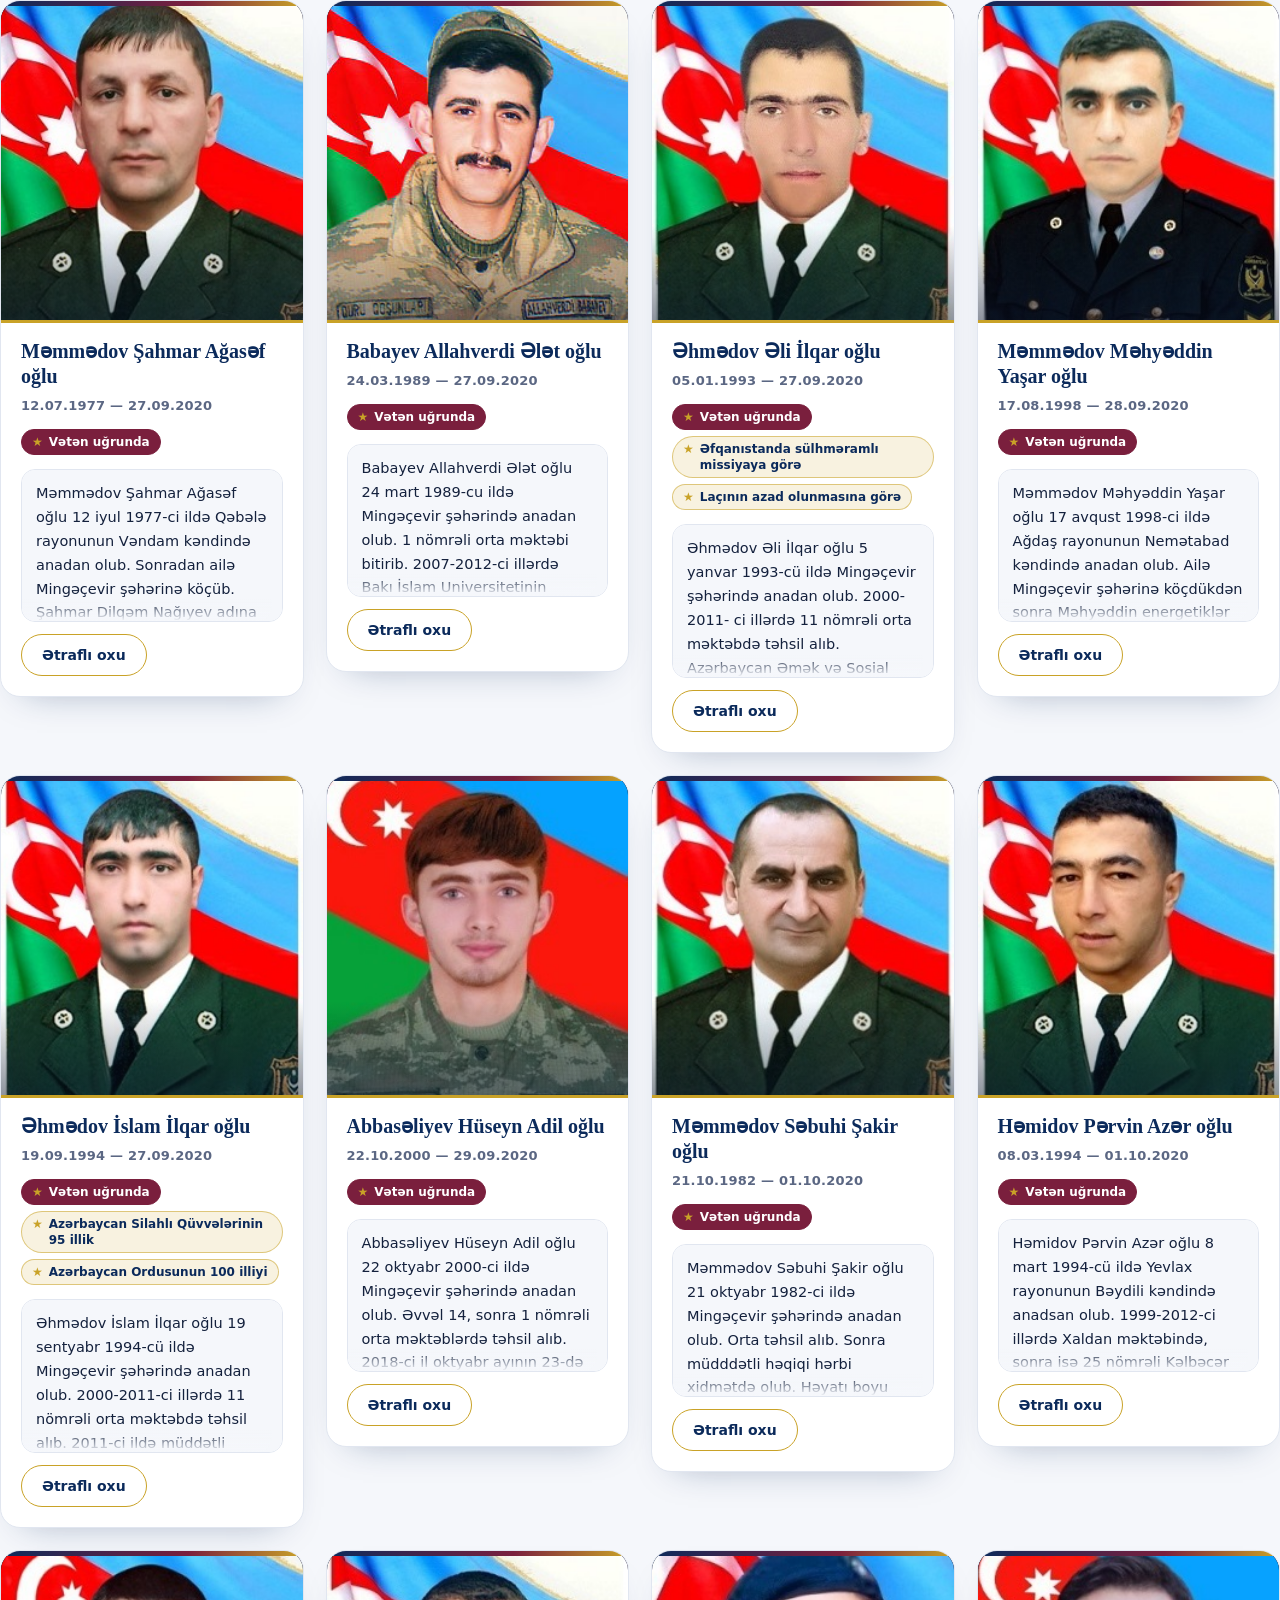
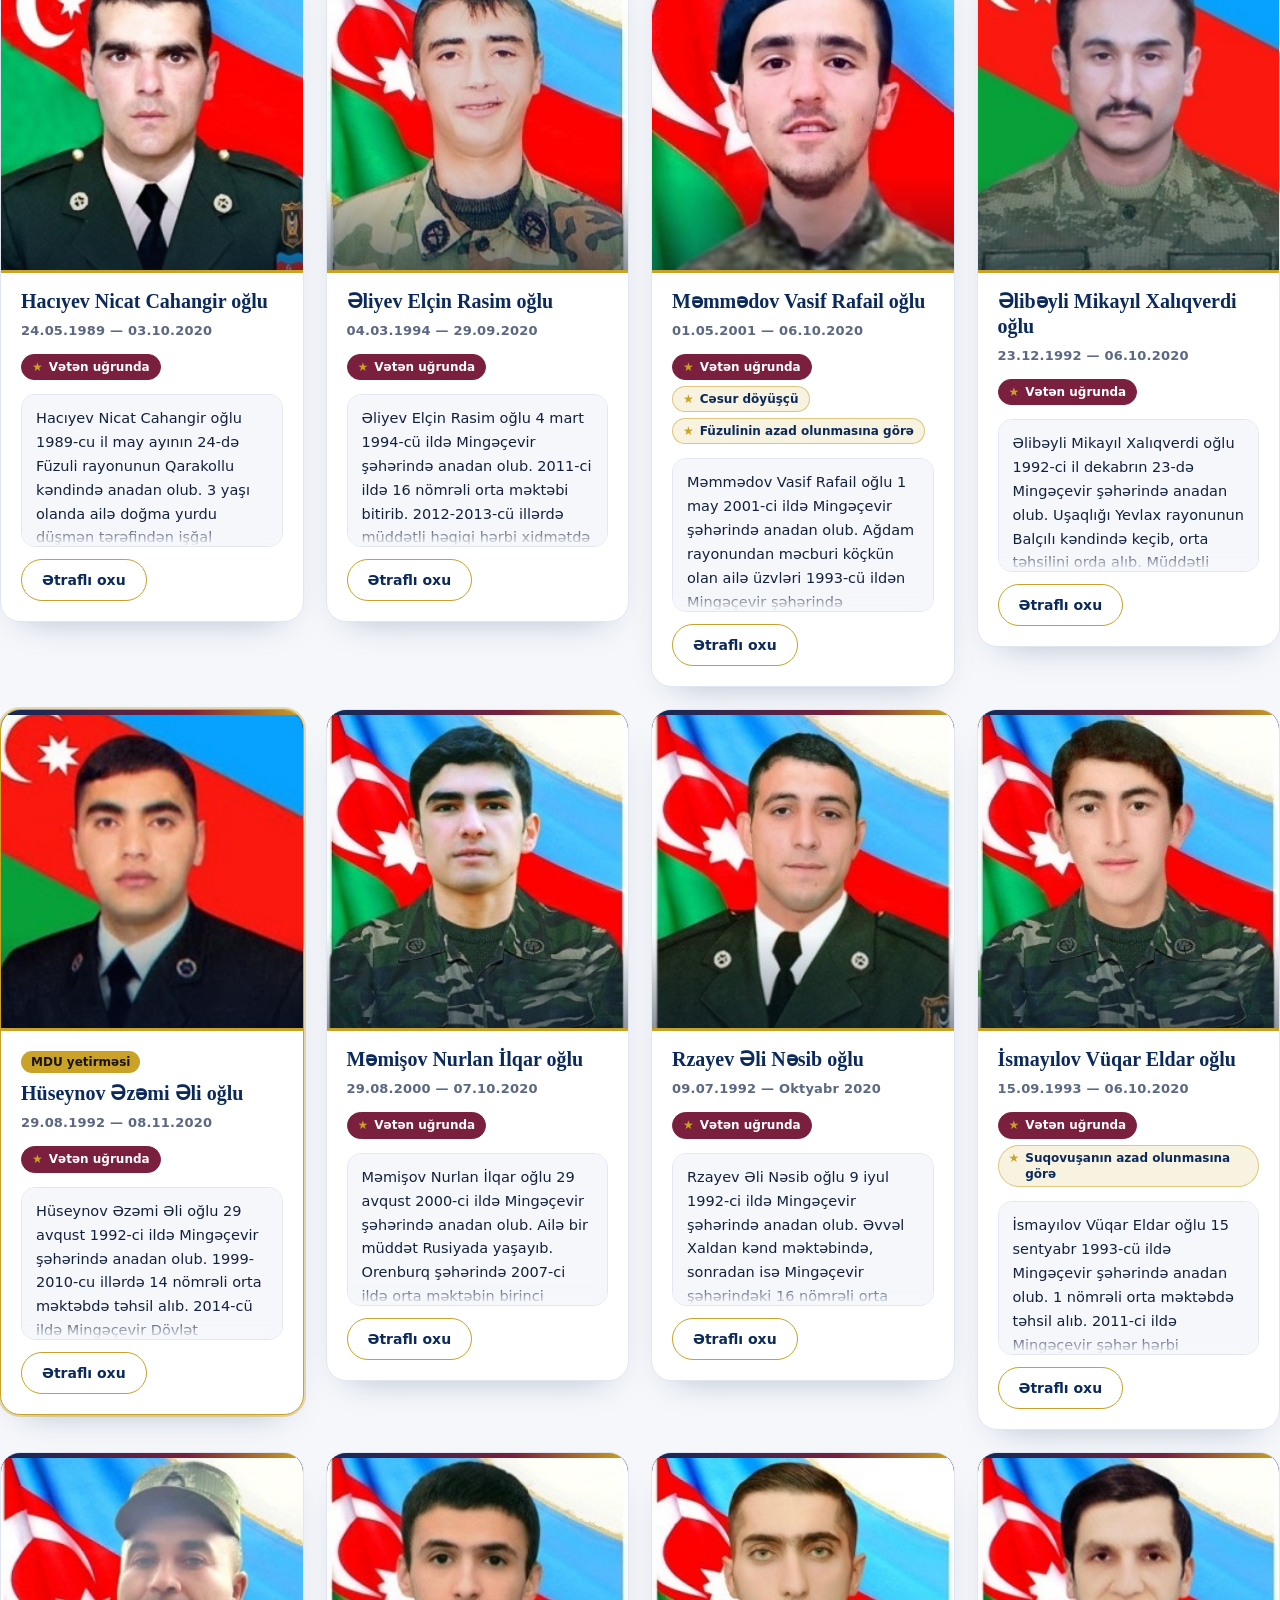
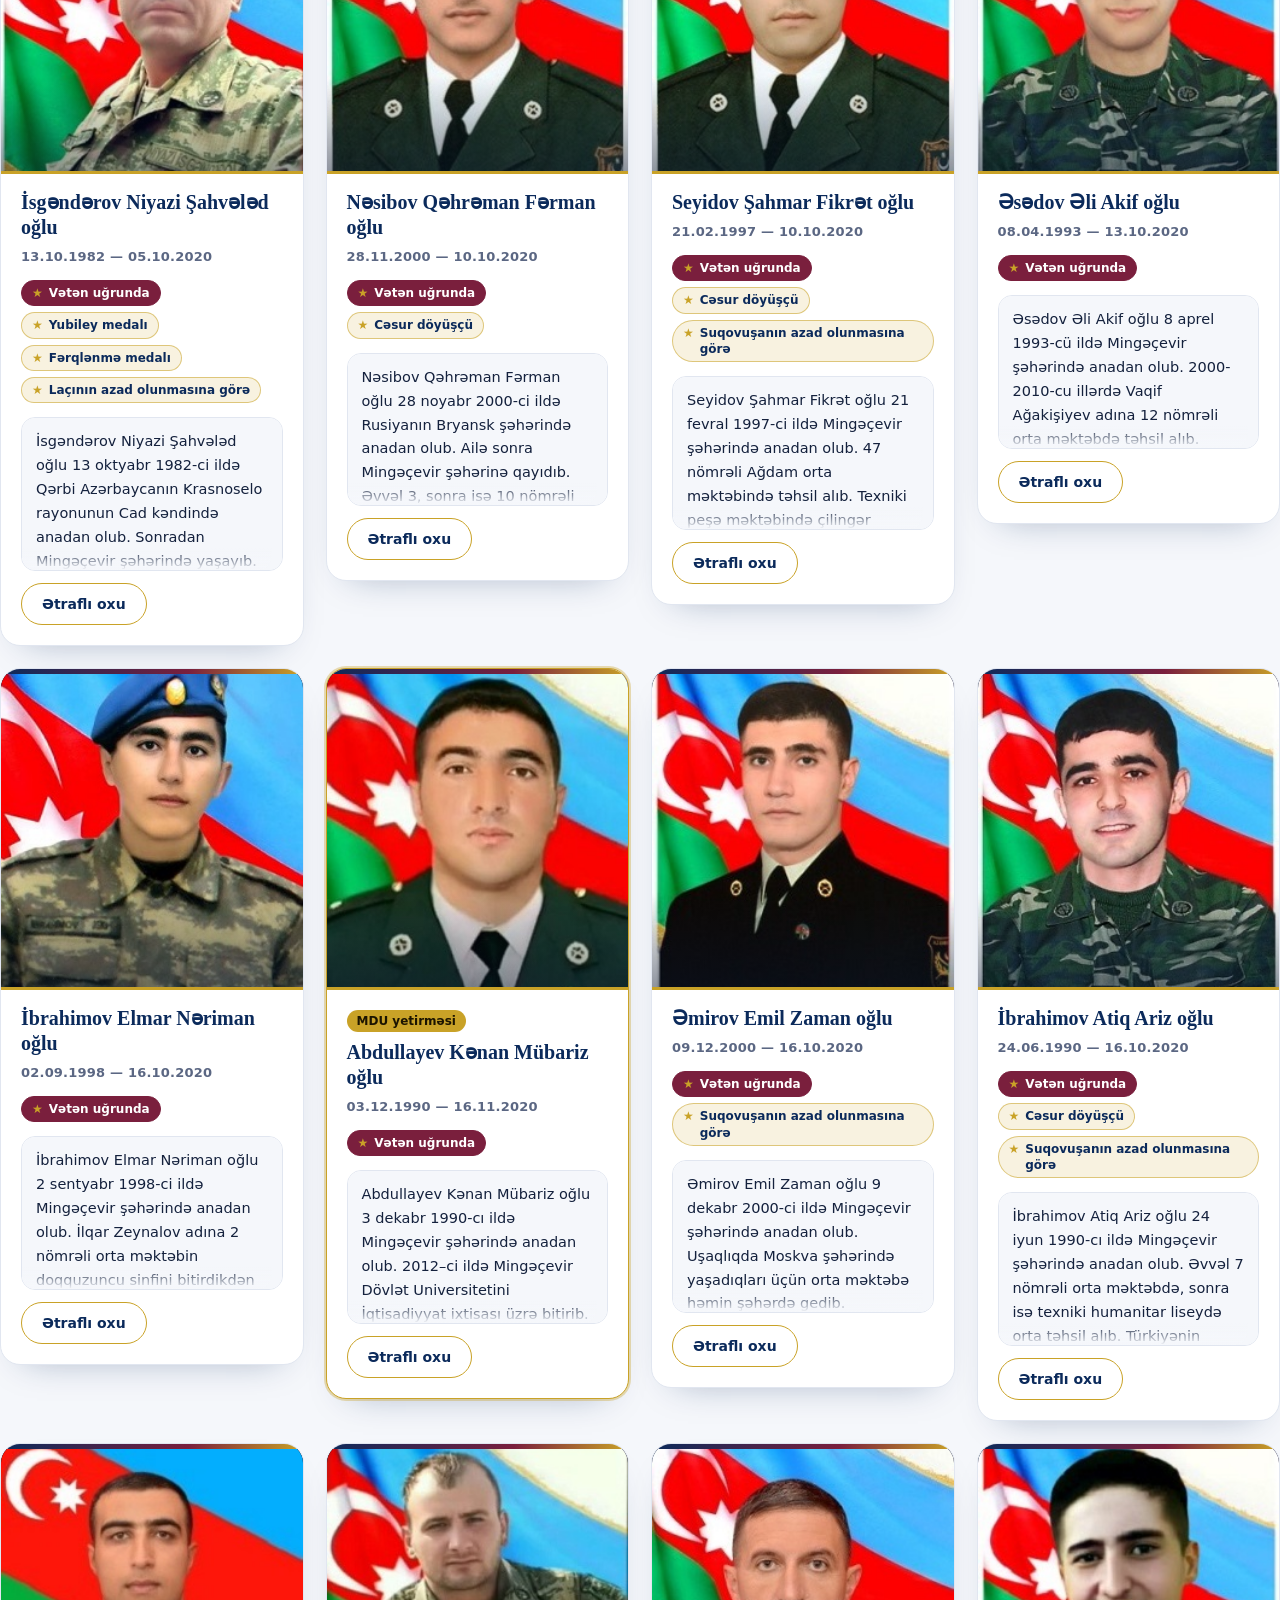
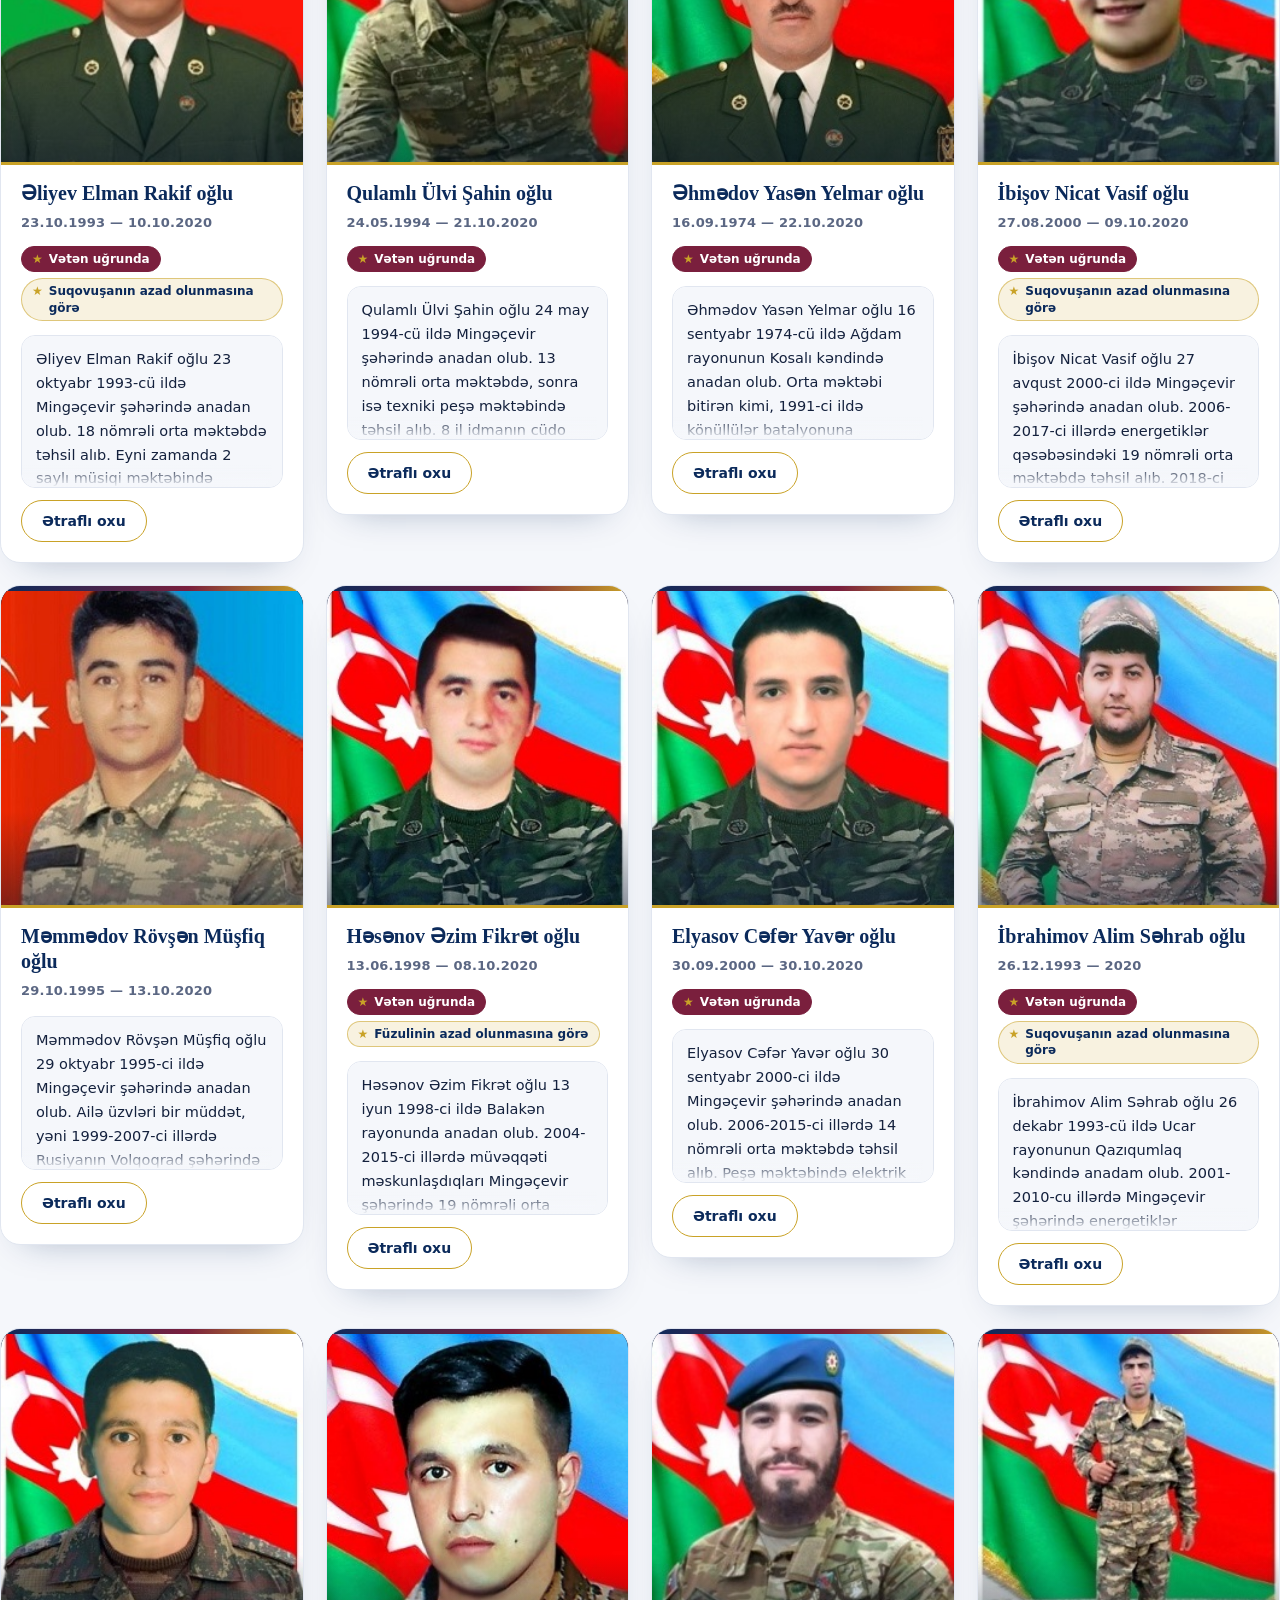
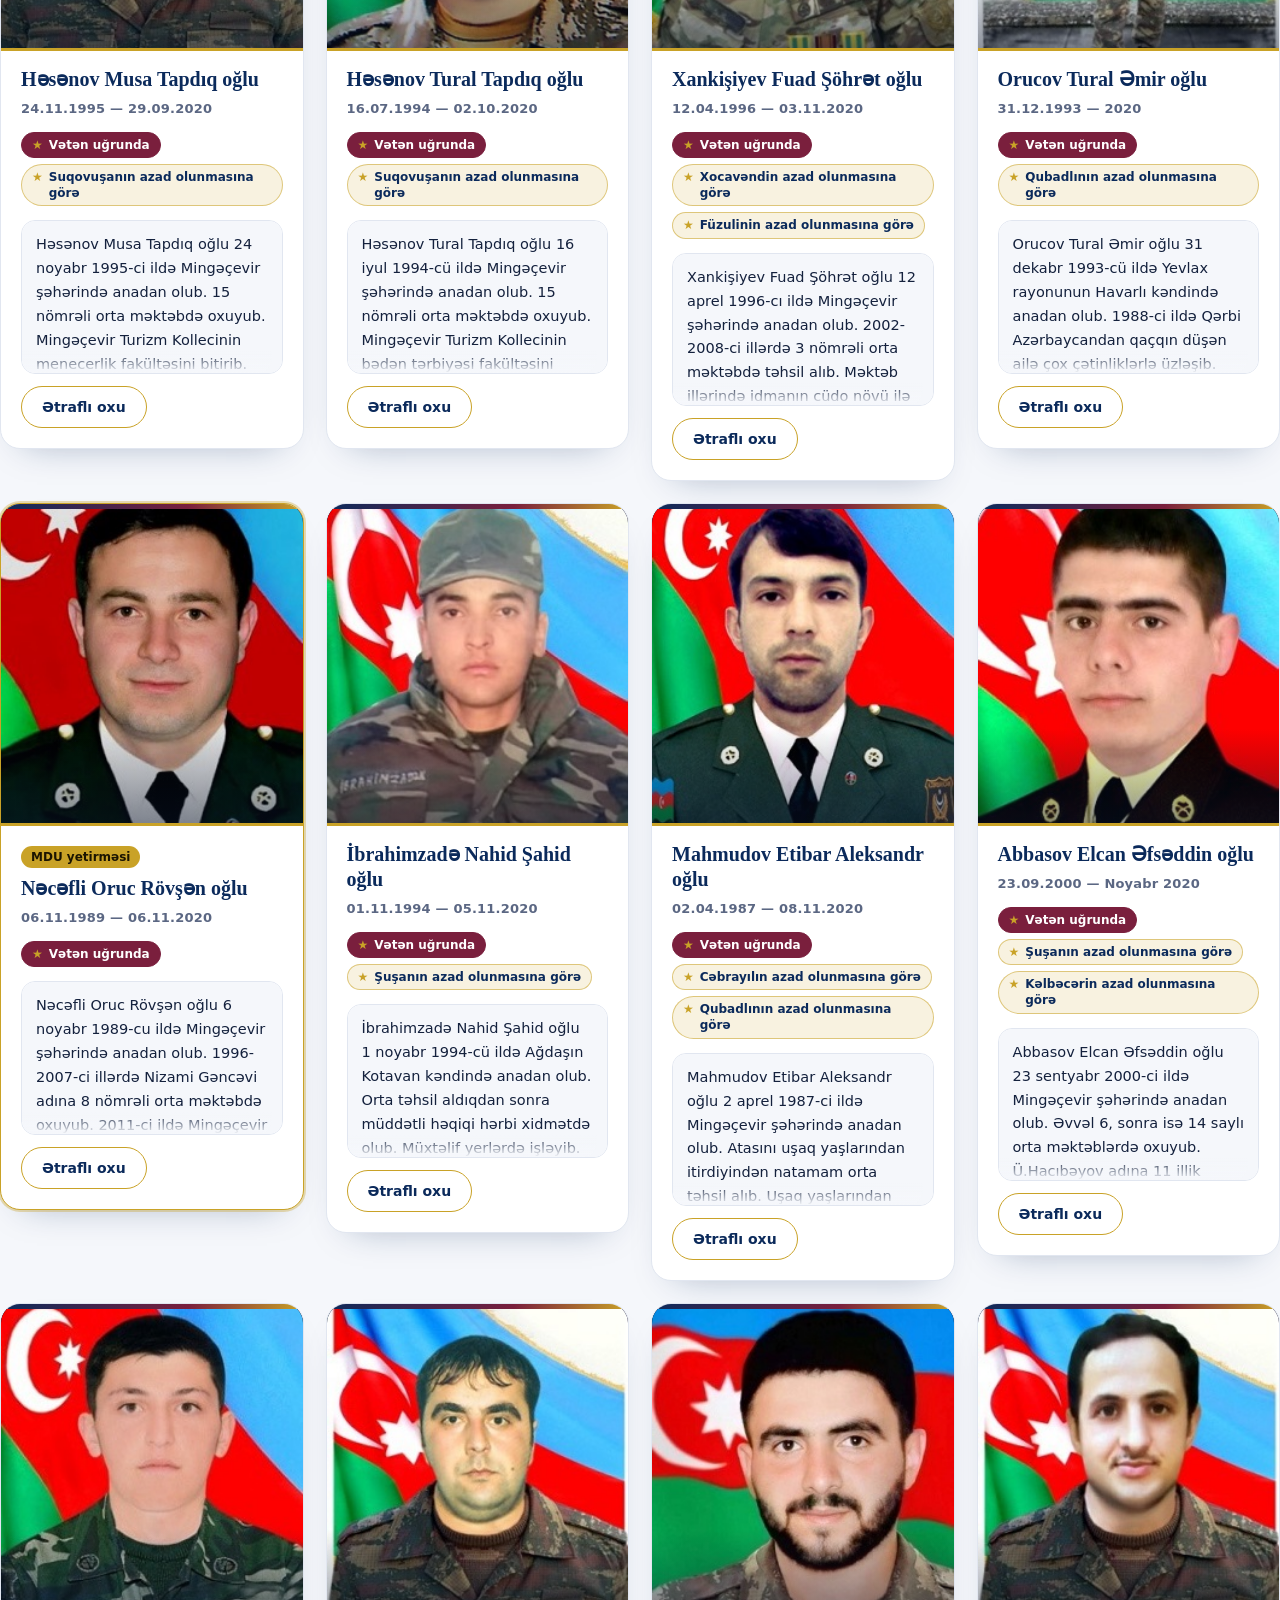
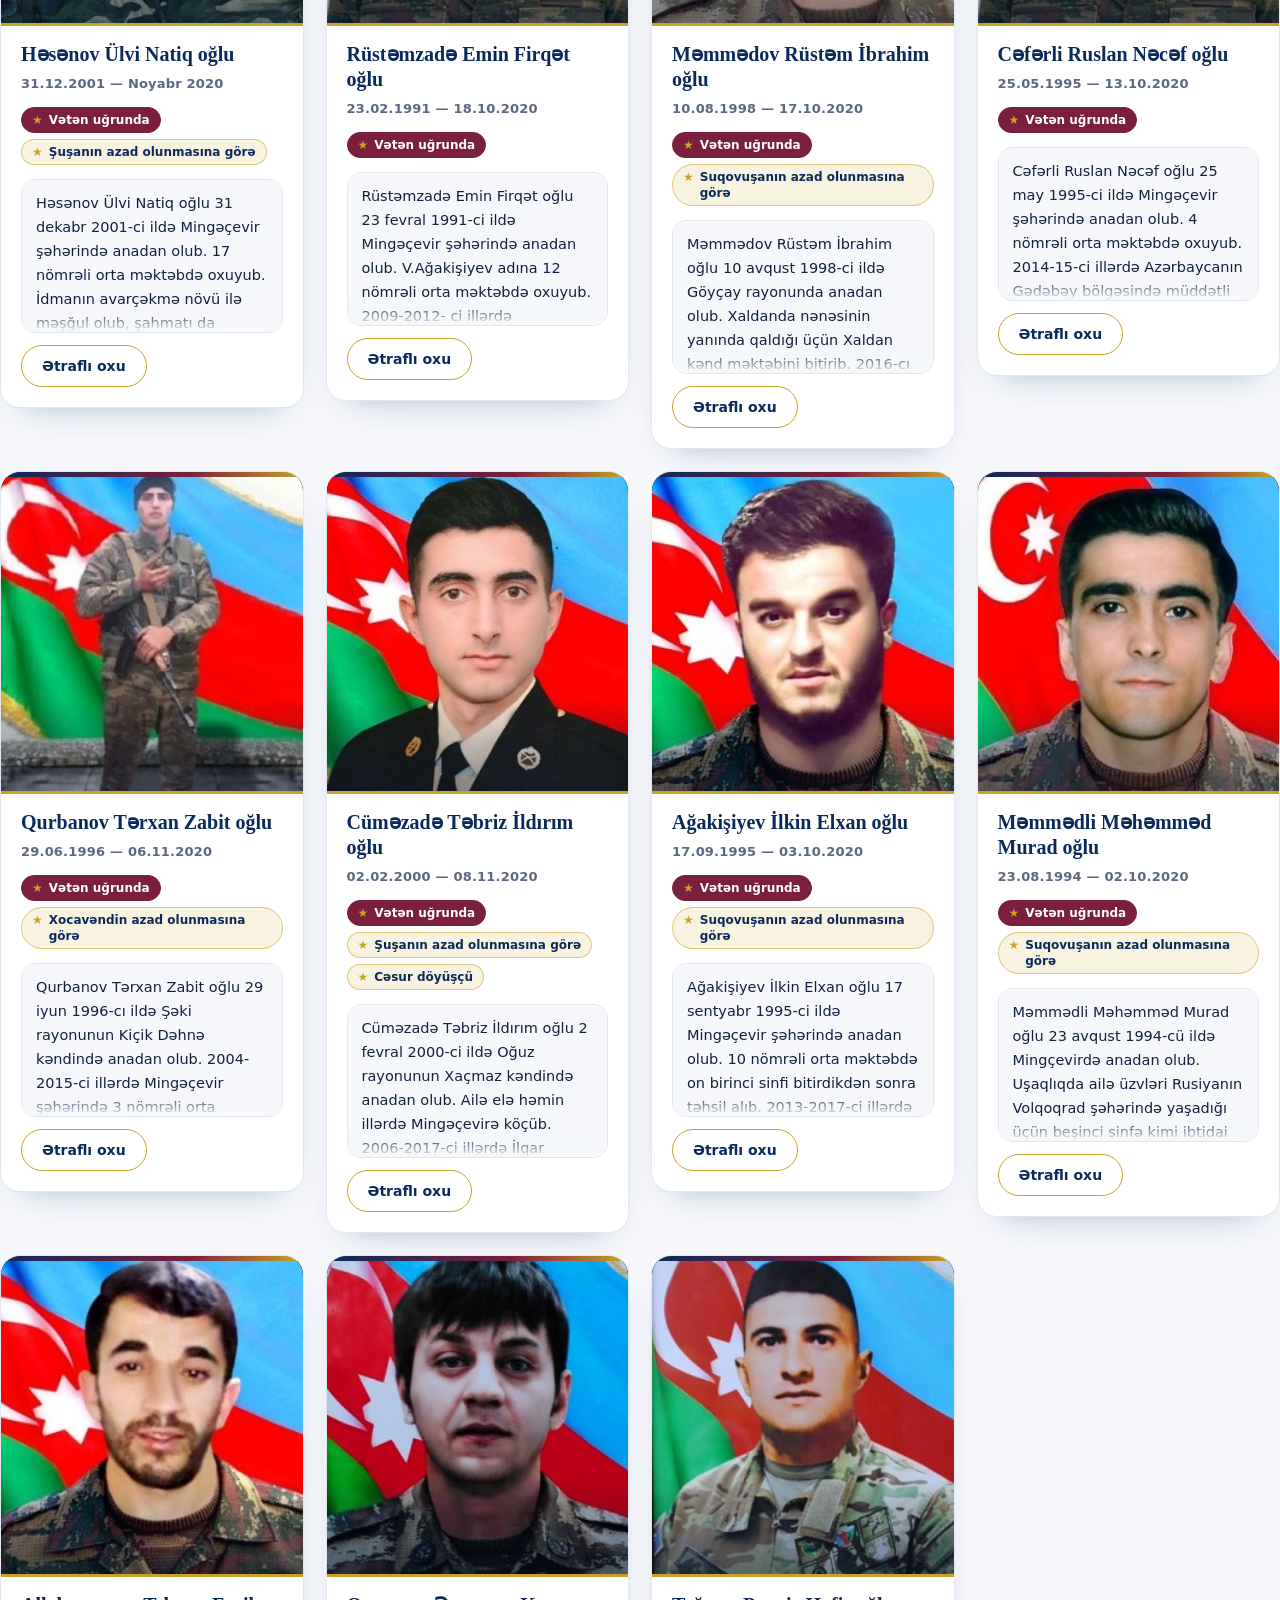
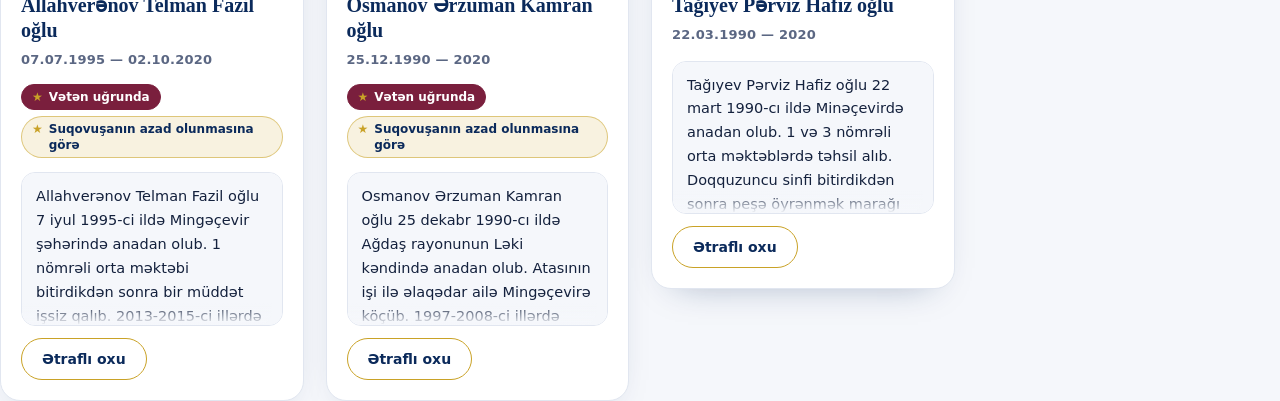
<file: qarabag/MDU_sehidler.html>
<!DOCTYPE html>
<head>
<meta charset="UTF-8">
<meta name="viewport" content="width=device-width, initial-scale=1, viewport-fit=cover">
<title>Mingəçevirin Vətən müharibəsi şəhidləri — Mingəçevir Dövlət Universiteti</title>
<meta name="description" content="Mingəçevir Dövlət Universiteti 2020-ci il Vətən müharibəsində şəhid olmuş mingəçevirlilərin əziz xatirəsini yad edir.">
<link rel="shortcut icon" href="icon.jpg" type="image/x-icon">
<link rel="preconnect" href="https://fonts.googleapis.com/">
<link rel="preconnect" href="https://fonts.gstatic.com/" crossorigin="">
<link href="./MDU — Mingəçevirin Vətən müharibəsi şəhidləri_files/css2" rel="stylesheet">
<style>
:root{--navy:#0B2A5B;--night:#08142B;--burg:#7A1F3D;--carn:#C8102E;--gold:#C9A227;--bg:#F5F7FB;--surface:#fff;--ink:#14213D;--muted:#5B6783;--line:#E1E6F0;--heading:#0B2A5B;--shadow:0 16px 36px -24px rgba(11,42,91,.4);
--serif:"Source Serif 4",Georgia,serif;--sans:"Manrope",system-ui,-apple-system,"Segoe UI",Arial,sans-serif;
box-sizing:border-box;padding-top:env(safe-area-inset-top,0px);padding-bottom:env(safe-area-inset-bottom,0px)}
@media (prefers-color-scheme:dark){:root:not([data-theme="light"]){--bg:#0A1226;--surface:#111C38;--ink:#EAF0FF;--muted:#9AA8C9;--line:#1F2C50;--heading:#fff;--shadow:0 16px 36px -24px #000}}
:root[data-theme="dark"]{--bg:#0A1226;--surface:#111C38;--ink:#EAF0FF;--muted:#9AA8C9;--line:#1F2C50;--heading:#fff;--shadow:0 16px 36px -24px #000}
html{scroll-behavior:smooth;scroll-padding-top:calc(84px + env(safe-area-inset-top,0px))}
*,*::before,*::after{box-sizing:border-box}
body{margin:0;background:var(--bg);color:var(--ink);font:400 16px/1.7 var(--sans);-webkit-font-smoothing:antialiased}
body::before{content:"";position:fixed;inset:0 0 auto;height:env(safe-area-inset-top,0px);background:var(--night);z-index:60}
a{color:inherit;text-decoration:none}svg{max-width:100%}
:focus-visible{outline:3px solid var(--gold);outline-offset:3px;border-radius:6px}
.wrap{width:min(1160px,100% - 40px);margin-inline:auto}
h1,h2,h3{font-family:var(--serif);line-height:1.15;margin:0}
header.site{position:sticky;top:env(safe-area-inset-top,0px);z-index:50;background:rgba(8,20,43,.85);backdrop-filter:blur(14px);-webkit-backdrop-filter:blur(14px);color:#fff;border-bottom:1px solid rgba(255,255,255,.1)}
header.site .wrap{display:flex;align-items:center;justify-content:space-between;gap:20px;padding-block:12px}
.brand{display:flex;align-items:center;gap:12px}.brand svg{width:44px;height:44px;flex:none}
.brand b{display:block;font:700 17px/1.2 var(--serif)}.brand small{display:block;font-size:12px;color:#A9B9DD}
.menu{display:flex;gap:4px;list-style:none;margin:0;padding:0}
.menu a{display:block;padding:9px 14px;border-radius:999px;font-weight:500;font-size:15px;transition:background .2s}
.menu a:hover{background:rgba(255,255,255,.1)}
.burger{display:none;background:none;border:1px solid rgba(255,255,255,.3);border-radius:10px;width:44px;height:44px;color:#fff;cursor:pointer}
@media(max-width:900px){.burger{display:block}.menu{position:absolute;left:0;right:0;top:100%;flex-direction:column;background:var(--night);padding:12px 20px 20px;display:none}.menu.open{display:flex}.menu a{padding:13px 14px}}
.hero{position:relative;overflow:hidden;color:#fff;background:radial-gradient(700px 420px at 80% 30%,rgba(200,16,46,.28),transparent 65%),linear-gradient(160deg,var(--night),#0E2250 60%,#2A0E22 120%)}
.hero .wrap{display:grid;grid-template-columns:1.2fr .8fr;gap:40px;align-items:center;padding-block:76px 108px}
.pill{display:inline-block;padding:8px 16px;border-radius:999px;background:rgba(255,255,255,.1);border:1px solid rgba(255,255,255,.22);backdrop-filter:blur(10px);-webkit-backdrop-filter:blur(10px);font-size:14px}
.hero h1{font-size:clamp(36px,5.6vw,66px);font-weight:700;margin:22px 0 18px}
.hero p{font-size:clamp(17px,2vw,20px);color:#D6E0F7;max-width:36em;margin:0 0 28px}
.btns{display:flex;gap:12px;flex-wrap:wrap}
.btn{display:inline-flex;align-items:center;justify-content:center;min-height:48px;padding:0 24px;border-radius:999px;font:700 15px var(--sans);border:1px solid transparent;cursor:pointer;transition:transform .2s}
.btn:hover{transform:translateY(-2px)}.btn.red{background:var(--carn);color:#fff}.btn.ghost{background:rgba(255,255,255,.1);border-color:rgba(255,255,255,.35);color:#fff}
.carn{justify-self:center;width:min(320px,100%);filter:drop-shadow(0 26px 36px rgba(0,0,0,.45));animation:sway 7s ease-in-out infinite;transform-origin:50% 100%}
@keyframes sway{50%{transform:rotate(2.5deg)}}
.flagband{position:absolute;left:0;right:0;bottom:0;height:24px;background:linear-gradient(#0092BC 33.3%,#E4002B 33.3% 66.6%,#3F9C35 66.6%)}
@media(max-width:860px){.hero .wrap{grid-template-columns:1fr;padding-block:44px 80px}.carn{order:-1;width:min(180px,50%)}}
.stats{display:grid;grid-template-columns:repeat(3,1fr);gap:14px;margin-top:-52px;position:relative;z-index:5}
.stats div{background:var(--surface);border:1px solid var(--line);border-radius:18px;box-shadow:var(--shadow);padding:20px 22px}
.stats b{display:block;font:700 38px/1 var(--serif);color:var(--burg)}.stats span{color:var(--muted);font-size:14px}
@media(max-width:600px){.stats{grid-template-columns:1fr}}
.blk{padding-block:72px 0}.head{margin-bottom:26px}
.head h2{font-size:clamp(28px,3.6vw,40px);color:var(--heading)}.head p{margin:8px 0 0;color:var(--muted);max-width:46em}
.card{background:var(--surface);border:1px solid var(--line);border-radius:20px;box-shadow:var(--shadow)}
.tools{display:flex;gap:12px;flex-wrap:wrap;margin-bottom:22px}
.tools input{flex:1 1 260px;min-height:48px;padding:0 18px;border-radius:999px;border:1px solid var(--line);background:var(--surface);color:var(--ink);font:500 15px var(--sans)}
.chip{min-height:48px;padding:0 20px;border-radius:999px;border:1px solid var(--line);background:var(--surface);color:var(--ink);font:700 14px var(--sans);cursor:pointer}
.chip[aria-pressed="true"]{background:var(--navy);color:#fff;border-color:var(--navy)}
.wall{display:grid;grid-template-columns:repeat(auto-fill,minmax(min(100%,290px),1fr));gap:22px;align-items:start}
.sh{position:relative;display:flex;flex-direction:column;overflow:hidden;border-radius:20px;transition:transform .25s,box-shadow .25s,border-color .25s}
.sh[hidden]{display:none}
.sh::before{content:"";height:5px;background:linear-gradient(90deg,var(--navy),var(--burg) 62%,var(--gold))}
.sh:hover{transform:translateY(-4px);border-color:var(--gold);box-shadow:0 24px 40px -26px rgba(11,42,91,.6)}
.sh.mdu{border-color:var(--gold);box-shadow:0 0 0 2px rgba(201,162,39,.35),var(--shadow)}
.sh-top{display:flex;flex-direction:column}
.sh-photo{position:relative;margin:0;aspect-ratio:4/4.2;overflow:hidden;background:linear-gradient(135deg,var(--navy),var(--burg));border-bottom:3px solid var(--gold)}
.sh-photo::before{content:attr(data-initials);position:absolute;inset:0;display:grid;place-items:center;font:700 56px var(--serif);color:rgba(255,255,255,.85)}
.sh-photo img{position:absolute;inset:0;width:100%;height:100%;object-fit:cover;object-position:50% 20%;background:var(--night)}
.sh-photo::after{content:"";position:absolute;inset:auto 0 0;height:30%;background:linear-gradient(transparent,rgba(8,20,43,.45));pointer-events:none}
.sh-id{padding:16px 20px 0;min-width:0}
.sh .badge{display:inline-block;margin-bottom:8px;font:700 12px var(--sans);padding:4px 10px;border-radius:999px;background:var(--gold);color:#1B1400}
.sh h3{font-size:20px;line-height:1.25;color:var(--heading);overflow-wrap:anywhere}
.dates{margin:6px 0 0;font-size:13px;font-weight:600;color:var(--muted);letter-spacing:.2px}
.sr{position:absolute;width:1px;height:1px;overflow:hidden;clip:rect(0 0 0 0);white-space:nowrap}
.awards{list-style:none;margin:12px 0 0;padding:0;display:flex;flex-wrap:wrap;gap:6px}
.awards li{display:inline-flex;gap:6px;align-items:flex-start;padding:4px 10px;border-radius:999px;font:700 12px/1.35 var(--sans);color:var(--heading);background:rgba(201,162,39,.14);border:1px solid rgba(201,162,39,.55)}
.awards li::before{content:"★";color:var(--gold)}
.awards li.main{background:var(--burg);border-color:var(--burg);color:#fff}
.bio-wrap{position:relative;margin:14px 20px 20px}
.bio{max-height:9.6rem;overflow-y:auto;overscroll-behavior:contain;padding:12px 14px 24px;background:var(--bg);border:1px solid var(--line);border-radius:14px;font-size:14.5px;line-height:1.65;color:var(--ink);scrollbar-width:thin;scrollbar-color:var(--gold) transparent;transition:max-height .3s ease}
.bio p{margin:0}
.bio::-webkit-scrollbar{width:8px}.bio::-webkit-scrollbar-thumb{background:var(--gold);border-radius:8px}
.bio-wrap::after{content:"";position:absolute;left:1px;right:11px;bottom:1px;height:22px;border-radius:0 0 14px 14px;background:linear-gradient(transparent,var(--bg));pointer-events:none}
.sh.open .bio{max-height:min(68vh,30rem)}
.more{align-self:flex-start;margin:-8px 20px 20px;min-height:42px;padding:0 20px;border-radius:999px;border:1px solid var(--gold);background:transparent;color:var(--heading);font:700 14px var(--sans);cursor:pointer;transition:background .2s,color .2s}
.more:hover{background:var(--navy);border-color:var(--navy);color:#fff}
.more[hidden]{display:none}
.tools .found{margin:0;align-self:center;color:var(--muted);font-weight:700;font-size:14px}.tools .found b{color:var(--carn);font-size:18px}
.none{padding:30px;text-align:center;color:var(--muted)}
@media(max-width:560px){
.wall{grid-template-columns:1fr;gap:16px}
.sh-top{flex-direction:row;align-items:stretch}
.sh-photo{flex:0 0 116px;aspect-ratio:auto;min-height:168px;border-bottom:0;border-right:3px solid var(--gold)}
.sh-photo::before{font-size:34px}
.sh-id{flex:1;padding:14px 16px 4px 14px}
.sh h3{font-size:18px;min-height:0}
.awards{margin-top:10px}.awards li{font-size:11.5px;padding:3px 9px}
.bio-wrap{margin:12px 16px 18px}
.bio{max-height:10.5rem}
.more{margin:-6px 16px 18px}
}
.candles{padding:34px;text-align:center}
.row{display:flex;flex-wrap:wrap;justify-content:center;gap:10px 14px;min-height:92px;margin:22px 0}
.c{width:22px;display:flex;flex-direction:column;align-items:center}
.c i{width:12px;height:20px;border-radius:50%/60% 60% 40% 40%;background:radial-gradient(circle at 50% 70%,#FFF3B0,#FFB000 55%,#E4002B);box-shadow:0 0 18px 6px rgba(255,176,0,.45);animation:fl 1.6s ease-in-out infinite alternate}
.c u{width:7px;height:34px;border-radius:2px;background:linear-gradient(#F4EBD6,#D8CBA6);margin-top:2px}
@keyframes fl{to{transform:scale(.88,1.08);opacity:.88}}
.count{color:var(--muted);font-weight:700;margin:0}.count b{color:var(--carn);font-size:20px}
.candles .btn{background:var(--burg);color:#fff;margin-top:14px}
.ev{display:grid;grid-template-columns:repeat(auto-fit,minmax(250px,1fr));gap:16px}
.e{padding:22px;display:flex;gap:16px}
.d {
    flex: none;
    width: 64px;
    height: 72px;
    border-radius: 14px;
    background: #9d1a1a;
    color: #fff;
    text-align: center;
    padding-top: 8px;
    line-height: 1.1;
}
.d b{display:block;font:700 28px/1 var(--serif)}.d small{font-size:12px;color:var(--gold)}
.e h3{font-size:18px;color:var(--heading);margin-bottom:4px}.e p{margin:0;color:var(--muted);font-size:14px}
footer{margin-top:80px;background:var(--night);color:#B8C6E6}
footer .grid{display:grid;grid-template-columns:1.4fr 1fr;gap:36px;padding-block:52px 30px}
footer h4{font:700 18px var(--serif);color:#fff;margin:0 0 12px}footer p{margin:0 0 8px}footer a:hover{color:var(--gold)}
.copy{border-top:1px solid rgba(255,255,255,.12);padding-block:18px;font-size:13px}
@media(max-width:700px){footer .grid{grid-template-columns:1fr}}
@media (prefers-reduced-motion:reduce){*{animation:none!important;transition:none!important}html{scroll-behavior:auto}}
</style>
</head>
<body>

  <div class="wall" id="wall">
    <article class="card sh" data-name="Məmmədov Şahmar Ağasəf oğlu" data-mdu="0">
      <div class="sh-top">
        <figure class="sh-photo" data-initials="MŞ"><img src="./MDU — Mingəçevirin Vətən müharibəsi şəhidləri_files/1__M__mm__dov___ahmar_A__as__f__5_.jpg" alt="Məmmədov Şahmar Ağasəf oğlu" loading="lazy" decoding="async" onerror="this.remove()"></figure>
        <div class="sh-id">
          
          <h3>Məmmədov Şahmar Ağasəf oğlu</h3>
          <p class="dates"><span class="sr">Doğum və şəhadət tarixi: </span>12.07.1977 — 27.09.2020</p>
          <ul class="awards" aria-label="Təltif olunduğu medallar"><li class="main">Vətən uğrunda</li></ul>
        </div>
      </div>
      <div class="bio-wrap"><div class="bio" id="bio-1" tabindex="0" role="region" aria-label="Məmmədov Şahmar Ağasəf oğlu — tərcümeyi-hal"><p>Məmmədov Şahmar Ağasəf oğlu 12 iyul 1977-ci ildə Qəbələ rayonunun Vəndam kəndində anadan olub. Sonradan ailə Mingəçevir şəhərinə köçüb. Şahmar Dilqəm Nağıyev adına 9 nömrəli orta məktəbi bitirdikdən sonra 1993-95-ci illərdə 39 nömrəli texniki-peşə məktəbində oxuyub. 1995-98-ci illərdə müddətli həqiqi hərbi xidmətdə olub. 2014-cü ilin iyul ayında MAHHXHD kursuna daxil olub, sentyabr ayında bitirib, “N” saylı hərbi hissədə tuşlayıcı operator kimi vətənə olan xidmətini davam etdirib. 2016-cı ilin aprel döyüşlərində iştirak edib. Göstərdiyi rəşadətlərə görə medalla təltif edilib. Müddətdən artıq hərbi xidmət qulluqçusu kimi torpaqlarımızın müdafiəsində rəşadətlər göstərib. 2020-ci ilin 27 sentyabrında, Vətən müharibəsinin ilk günündə Suqovuşan istiqamətində gedən döyüşlərdə şəhid olub. Ailəli idi, bir qızı var. Mingəçevir Şəhidlər Xiyabanında dəfn olunub. Azərbaycan Respublikasının Prezidenti İlham Əliyevin 15 dekabr tarixli sərəncamı ilə Azərbaycanın ərazi bütövlüyünün təmin edilməsi uğrunda döyüş əməliyyatlarına qatılan və hərbi hissə qarşısında qoyulmuş tapşırıqların icrası zamanı vəzifə borcunu şərəflə yerinə yetirdiyi üçün Şahmar Məmmədov (ölümündən sonra) “Vətən uğrunda” medalı ilə təltif edilib.</p></div></div>
      <button class="more" type="button" aria-expanded="false" aria-controls="bio-1">Ətraflı oxu</button>
    </article>
    <article class="card sh" data-name="Babayev Allahverdi Ələt oğlu" data-mdu="0">
      <div class="sh-top">
        <figure class="sh-photo" data-initials="BA"><img src="./MDU — Mingəçevirin Vətən müharibəsi şəhidləri_files/4__Babayev_Allahverdi___l__t__1_.jpg" alt="Babayev Allahverdi Ələt oğlu" loading="lazy" decoding="async" onerror="this.remove()"></figure>
        <div class="sh-id">
          
          <h3>Babayev Allahverdi Ələt oğlu</h3>
          <p class="dates"><span class="sr">Doğum və şəhadət tarixi: </span>24.03.1989 — 27.09.2020</p>
          <ul class="awards" aria-label="Təltif olunduğu medallar"><li class="main">Vətən uğrunda</li></ul>
        </div>
      </div>
      <div class="bio-wrap"><div class="bio" id="bio-2" tabindex="0" role="region" aria-label="Babayev Allahverdi Ələt oğlu — tərcümeyi-hal"><p>Babayev Allahverdi Ələt oğlu 24 mart 1989-cu ildə Mingəçevir şəhərində anadan olub. 1 nömrəli orta məktəbi bitirib. 2007-2012-ci illərdə Bakı İslam Universitetinin Mingəçevir filialında təhsil alıb. 2012-2013-cü illərdə müddətli həqiqi hərbi xidmətdə olub. 2016-cı ilin aprel döyüşlərində iştirak edib, yaralanıb, qazi olub. İkinci Qarabağ müharibəsində, 2020-ci il sentyabr ayının 27-də Suqovuşan istiqamətində gedən döyüşlərdə qəhrəmancasına şəhid olub. Subay idi. Sentyabr ayının 28-də Mingəçevir Şəhidlər Xiyabanında dəfn olunub. Azərbaycan Respublikasının Prezidenti İlham Əliyevin 15 dekabr tarixli sərəncamı ilə Azərbaycanın ərazi bütövlüyünün təmin edilməsi uğrunda döyüş əməliyyatlarına qatılan və hərbi hissə qarşısında qoyulmuş tapşırıqların icrası zamanı vəzifə borcunu şərəflə yerinə yetirdiyi üçün Allahverdi Babayev (ölümündən sonra) “Vətən uğrunda” medalı ilə təltif edilib.</p></div></div>
      <button class="more" type="button" aria-expanded="false" aria-controls="bio-2">Ətraflı oxu</button>
    </article>
    <article class="card sh" data-name="Əhmədov Əli İlqar oğlu" data-mdu="0">
      <div class="sh-top">
        <figure class="sh-photo" data-initials="ƏƏ"><img src="./MDU — Mingəçevirin Vətən müharibəsi şəhidləri_files/__hm__dov___li.jpg" alt="Əhmədov Əli İlqar oğlu" loading="lazy" decoding="async" onerror="this.remove()"></figure>
        <div class="sh-id">
          
          <h3>Əhmədov Əli İlqar oğlu</h3>
          <p class="dates"><span class="sr">Doğum və şəhadət tarixi: </span>05.01.1993 — 27.09.2020</p>
          <ul class="awards" aria-label="Təltif olunduğu medallar"><li class="main">Vətən uğrunda</li><li>Əfqanıstanda sülhməramlı missiyaya görə</li><li>Laçının azad olunmasına görə</li></ul>
        </div>
      </div>
      <div class="bio-wrap"><div class="bio" id="bio-3" tabindex="0" role="region" aria-label="Əhmədov Əli İlqar oğlu — tərcümeyi-hal"><p>Əhmədov Əli İlqar oğlu 5 yanvar 1993-cü ildə Mingəçevir şəhərində anadan olub. 2000-2011- ci illərdə 11 nömrəli orta məktəbdə təhsil alıb. Azərbaycan Əmək və Sosial Münasibətlər Akademiyasının Maliyyə fakültəsini bitirdikdən sonra 2015-ci ildə müddətli həqiqi hərbi xidmətə yola düşüb. Sülhməramlıların tərkibində 6 ay Əfqanıstanda xidmət göstərib. Mükafatlandırılaraq “Əfqanıstanda sülhməramlı missiyaya görə” medalı ilə təltif edilib. Müddətdən artıq hərbi xidmət qulluqçusu kimi xidmətini davam etdirib. Vətənə ləyaqərlə xidmət göstərən kiçik çavuş Əli İlqar oğlu 2020-ci ilin 27 sentyabrında, Vətən müharibəsində Suqovuşanın azad olunması uğrunda gedən döyüşlərdə qəhrəmancasına şəhid olub. Mingəçevir Şəhidlər Xiyabanında dəfn olunub. Subay idi. Azərbaycanın ərazi bütövlüyünün təmin edilmişi uğrunda döyüş əməliyyatlarına qatılan və hərbi hissə qarşısında qoyulmuş tapşırıqların icrası zamanı vəzifə borcunu şərəflə yerinə yetirdiyi üçün Azərbaycan Respublikasının Prezidenti İlham Əliyevin 15 dekabr 2020-ci il tarixli sərəncamı ilə Əli Əhmədov (ölümündən sonra) “Vətən uğrunda” medalı ilə təltif edilib. Azərbaycanın Laçın rayonunun işğaldan azad edilməsi uğrunda aparılan döyüş əməliyyatlarına qatılaraq şəxsi igidlik və şücaət nümayiş etdirdiyinə görə Azərbaycan Respublikasının prezidenti İlham Əliyevin 29 dekabr 2020-ci il tarixli sərəncamı ilə Əli Əhmədov (ölümündın sonra) “Laçının azad olunmasına görə” medalı ilə təltif edilib.</p></div></div>
      <button class="more" type="button" aria-expanded="false" aria-controls="bio-3">Ətraflı oxu</button>
    </article>
    <article class="card sh" data-name="Məmmədov Məhyəddin Yaşar oğlu" data-mdu="0">
      <div class="sh-top">
        <figure class="sh-photo" data-initials="MM"><img src="./MDU — Mingəçevirin Vətən müharibəsi şəhidləri_files/M__mm__dov_M__hy__ddin.jpg" alt="Məmmədov Məhyəddin Yaşar oğlu" loading="lazy" decoding="async" onerror="this.remove()"></figure>
        <div class="sh-id">
          
          <h3>Məmmədov Məhyəddin Yaşar oğlu</h3>
          <p class="dates"><span class="sr">Doğum və şəhadət tarixi: </span>17.08.1998 — 28.09.2020</p>
          <ul class="awards" aria-label="Təltif olunduğu medallar"><li class="main">Vətən uğrunda</li></ul>
        </div>
      </div>
      <div class="bio-wrap"><div class="bio" id="bio-4" tabindex="0" role="region" aria-label="Məmmədov Məhyəddin Yaşar oğlu — tərcümeyi-hal"><p>Məmmədov Məhyəddin Yaşar oğlu 17 avqust 1998-ci ildə Ağdaş rayonunun Nemətabad kəndində anadan olub. Ailə Mingəçevir şəhərinə köçdükdən sonra Məhyəddin energetiklər qəsəbəsindəki 8 nömrəli orta məktəbdə təhsil alıb. 2016-cı ildə orta məktəbi bitirdikdən sonra müddətli həqiqi hərbi xidmətdə olub. Beyləqanda xidmətdə olarkən rabitəçi kursunda oxuyub. 2018-ci il aprel ayının 12-də hərbi xidmətini başa vursa da müddətdən artıq hərbi xidmətinə davam edib. 2019-cu ildə imtahan verərək Azərbaycan Silahlı Qüvvələrinin kiçik çavuşu rütbəsini alıb. Torpaqlarımızın düşmən hücumlarından qorunmasında fədakarlıqlar göstərib. 27 sentyabr 2020-ci il tarixdə Azərbaycan Silahlı Qüvvələri tərəfindən Ermənistanın işğalı altında olan ərazilərin azad edilməsi və Azərbaycanın ərazi bütövlüyünün bərpa olunması üçün başlanan Vətən müharibəsində iştirak edib. 2020-ci il sentyabr ayının 28-də Tərtər rayonunun Suqovuşan istiqamətində gedən döyüşlərdə qəhrəmancasına şəhid olub. Mingəçevir Şəhidlər Xiyabanında dəfn olunub. Subay idi. Azərbaycanın ərazi bütövlüyünün təmin edilmişi uğrunda döyüş əməliyyatlarına qatılan və hərbi hissə qarşısında qoyulmuş tapşırıqların icrası zamanı vəzifə borcunu şərəflə yerinə yetirdiyi üçün Azərbaycan Respublikasının Prezidenti İlham Əliyevin 15 dekabr 2020-ci il tarixli sərəncamı ilə Məhyəddin Məmmədov (ölümündən sonra) “Vətən uğrunda” medalı ilə təltif edilib.</p></div></div>
      <button class="more" type="button" aria-expanded="false" aria-controls="bio-4">Ətraflı oxu</button>
    </article>
    <article class="card sh" data-name="Əhmədov İslam İlqar oğlu" data-mdu="0">
      <div class="sh-top">
        <figure class="sh-photo" data-initials="Əİ"><img src="./MDU — Mingəçevirin Vətən müharibəsi şəhidləri_files/__hm__dov___slam.jpg" alt="Əhmədov İslam İlqar oğlu" loading="lazy" decoding="async" onerror="this.remove()"></figure>
        <div class="sh-id">
          
          <h3>Əhmədov İslam İlqar oğlu</h3>
          <p class="dates"><span class="sr">Doğum və şəhadət tarixi: </span>19.09.1994 — 27.09.2020</p>
          <ul class="awards" aria-label="Təltif olunduğu medallar"><li class="main">Vətən uğrunda</li><li>Azərbaycan Silahlı Qüvvələrinin 95 illik</li><li>Azərbaycan Ordusunun 100 illiyi</li></ul>
        </div>
      </div>
      <div class="bio-wrap"><div class="bio" id="bio-5" tabindex="0" role="region" aria-label="Əhmədov İslam İlqar oğlu — tərcümeyi-hal"><p>Əhmədov İslam İlqar oğlu 19 sentyabr 1994-cü ildə Mingəçevir şəhərində anadan olub. 2000-2011-ci illərdə 11 nömrəli orta məktəbdə təhsil alıb. 2011-ci ildə müddətli həqiqi hərbi xidmətə yola düşüb. Xidmətini başa vurduqdan sonra bir müddət Mingəçevir şəhərində işləsə də 2013-cü ildən müddətdən artıq hərbi xidmət qulluqçusu kimi xidmətini davam etdirməyə başlayıb, torpaqlarımızın qorunmasında iştirak edib. 2016-cı ildən Vətənə ləyaqətlə xidmət göstərən İslam Əhmədov aprel döyüşlərində iştirak edib. “Azərbaycan Silahlı Qüvvələrinin 95 illik”, “Azərbaycan Ordusunun 100 illiyi” yubiley medalları ilə təltif edilib. 2020-ci ilin 27 sentyabrında Vətən müharibəsində Füzuli istiqamətində gedən döyüşlərdə qəhrəmancasına şəhid olub. 2020-ci il sentyabr ayının 28-də Mingəçevir Şəhidlər Xiyabanında dəfn olunub. Subay idi. Azərbaycan Respublikasının Prezidenti İlham Əliyevin 15 dekabr 2020-ci il tarixli sərəncamı ilə Azərbaycanın ərazi bütövlüyünün təmin edilməsi uğrunda döyüş əməliyyatlarına qatılan və hərbi hissə qarşısında qoyulmuş tapşırıqların icrası zamanı vəzifə borcunu şərəflə yerinə yetirdiyi üçün İslam Əhmədov (ölümündən sonra) “Vətən uğrunda” medalı ilə təltif edilib.</p></div></div>
      <button class="more" type="button" aria-expanded="false" aria-controls="bio-5">Ətraflı oxu</button>
    </article>
    <article class="card sh" data-name="Abbasəliyev Hüseyn Adil oğlu" data-mdu="0">
      <div class="sh-top">
        <figure class="sh-photo" data-initials="AH"><img src="./MDU — Mingəçevirin Vətən müharibəsi şəhidləri_files/Abbas__liyev_H__seyn.jpg" alt="Abbasəliyev Hüseyn Adil oğlu" loading="lazy" decoding="async" onerror="this.remove()"></figure>
        <div class="sh-id">
          
          <h3>Abbasəliyev Hüseyn Adil oğlu</h3>
          <p class="dates"><span class="sr">Doğum və şəhadət tarixi: </span>22.10.2000 — 29.09.2020</p>
          <ul class="awards" aria-label="Təltif olunduğu medallar"><li class="main">Vətən uğrunda</li></ul>
        </div>
      </div>
      <div class="bio-wrap"><div class="bio" id="bio-6" tabindex="0" role="region" aria-label="Abbasəliyev Hüseyn Adil oğlu — tərcümeyi-hal"><p>Abbasəliyev Hüseyn Adil oğlu 22 oktyabr 2000-ci ildə Mingəçevir şəhərində anadan olub. Əvvəl 14, sonra 1 nömrəli orta məktəblərdə təhsil alıb. 2018-ci il oktyabr ayının 23-də müddətli həqiqi hərbi xidmətə yollanıb. Naxçıvanda Culfa rayonunda 6 ay təlim keçib. Hərbi xidmətini başa vurduqdan sonra, 2020-ci il mart ayının 29-da evə qayıdıb. Azərbaycan torpaqlarının düşmən işğalından azad olunması naminə könüllü səfərbərlik başlanan günlərdə Vətəni müdafiəyə yollanıb. Vətən müharibəsində, ikinci Qarabağ savaşında qəhrəmanlıqlar göstərib. 2020-ci il sentyabr ayının 29-da Suqovuşan-Talış istiqamətinin azad edilməsi uğrunda gedən döyüşlərdə düşmən postunu ələ keçirərkən şəhid olub. Mingəçevir Şəhidlər Xiyabanında dəfn olunub. Azərbaycan Respublikasının Prezidenti İlham Əliyevin 15 dekabr 2020-ci il tarixli sərəncamı ilə Azərbaycanın ərazi bütövlüyünün təmin edilməsi uğrunda döyüş əməliyyatlarına qatılan və hərbi hissə qarşısında qoyulmuş tapşırıqların icrası zamanı vəzifə borcunu şərəflə yerinə yetirdiyi üçün Hüseyn Abbasəliyev (ölümündən sonra) “Vətən uğrunda” medalı ilə təltif edilib.</p></div></div>
      <button class="more" type="button" aria-expanded="false" aria-controls="bio-6">Ətraflı oxu</button>
    </article>
    <article class="card sh" data-name="Məmmədov Səbuhi Şakir oğlu" data-mdu="0">
      <div class="sh-top">
        <figure class="sh-photo" data-initials="MS"><img src="./MDU — Mingəçevirin Vətən müharibəsi şəhidləri_files/M__mm__dov_S__buhi.jpg" alt="Məmmədov Səbuhi Şakir oğlu" loading="lazy" decoding="async" onerror="this.remove()"></figure>
        <div class="sh-id">
          
          <h3>Məmmədov Səbuhi Şakir oğlu</h3>
          <p class="dates"><span class="sr">Doğum və şəhadət tarixi: </span>21.10.1982 — 01.10.2020</p>
          <ul class="awards" aria-label="Təltif olunduğu medallar"><li class="main">Vətən uğrunda</li></ul>
        </div>
      </div>
      <div class="bio-wrap"><div class="bio" id="bio-7" tabindex="0" role="region" aria-label="Məmmədov Səbuhi Şakir oğlu — tərcümeyi-hal"><p>Məmmədov Səbuhi Şakir oğlu 21 oktyabr 1982-ci ildə Mingəçevir şəhərində anadan olub. Orta təhsil alıb. Sonra müdddətli həqiqi hərbi xidmətdə olub. Həyatı boyu müxtəlif yerlərdə işləyib. Müddətdən artıq hərbi xidmət qulluqçusu kimi torpaqlarımızın müdafiəsində iştirak edib, ayrı-ayrı ərazilərdə xidmətdə olub. Vətən müharibəsinin ilk günlərindən yurdumuzun ərazi bütövlüyünün təmin edilməsi, işğal altında qalan torpaqlarımızın azad olunması uğrunda aparılan döyüşlərdə iştirak edib. Evli idi, 3 övladı var. 1 oktyabr 2020-ci ildə Suqovuşan-Talış kəndlərinin azad edilməsi uğrunda gedən döyüşlərdə şəhid olub. Mingəçevir Şəhidlər Xiyabanında dəfn olunub. Azərbaycan Respublikasının Prezidenti İlham Əliyevin 15 dekabr 2020-ci il tarixli sərəncamı ilə Azərbaycanın ərazi bütövlüyünün təmin edilməsi uğrunda döyüş əməliyyatlarına qatılan və hərbi hissə qarşısında qoyulmuş tapşırıqların icrası zamanı vəzifə borcunu şərəflə yerinə yetirdiyi üçün Səbuhi Məmmədov (ölümündən sonra) “Vətən uğrunda” medalı ilə təltif edilib.</p></div></div>
      <button class="more" type="button" aria-expanded="false" aria-controls="bio-7">Ətraflı oxu</button>
    </article>
    <article class="card sh" data-name="Həmidov Pərvin Azər oğlu" data-mdu="0">
      <div class="sh-top">
        <figure class="sh-photo" data-initials="HP"><img src="./MDU — Mingəçevirin Vətən müharibəsi şəhidləri_files/H__midov_P__rvin.jpg" alt="Həmidov Pərvin Azər oğlu" loading="lazy" decoding="async" onerror="this.remove()"></figure>
        <div class="sh-id">
          
          <h3>Həmidov Pərvin Azər oğlu</h3>
          <p class="dates"><span class="sr">Doğum və şəhadət tarixi: </span>08.03.1994 — 01.10.2020</p>
          <ul class="awards" aria-label="Təltif olunduğu medallar"><li class="main">Vətən uğrunda</li></ul>
        </div>
      </div>
      <div class="bio-wrap"><div class="bio" id="bio-8" tabindex="0" role="region" aria-label="Həmidov Pərvin Azər oğlu — tərcümeyi-hal"><p>Həmidov Pərvin Azər oğlu 8 mart 1994-cü ildə Yevlax rayonunun Bəydili kəndində anadsan olub. 1999-2012-ci illərdə Xaldan məktəbində, sonra isə 25 nömrəli Kəlbəcər məktəbində orta təhsil alıb. Təhsilini bitirdikdən sonra müddətli həqiqi hərbi xidmətdə olub. Həqiqi hərbi xidmətini başa vurduqdan sonra müxtəlif yerlərdə işləyib. 2017-ci ildə ailə qurub, iki övladı var. 2020-ci ilin yanvar ayında müddətdən artıq həqiqi hərbi xidmətdə fəaliyyətə başlayıb. Vətən müharibəsində, işğal altında qalan torpaqlarımızın azad olunması uğrunda aparılan döyüşlərdə qəhrəmanlıqlar göstərib. Suqovuşan-Talış kəndlərinin azad edilməsində iştirak edib. 2020-ci il oktyabr ayının 1-də Murov yüksəkliyində İnci dərəsində heyəti xilas edərkən şəhid olub. Mingəçevir Şəhidlər Xiyabanında dəfn olunub. Azərbaycan Respublikasının Prezidenti İlham Əliyevin 15 dekabr 2020-ci il tarixli sərəncamı ilə Azərbaycanın ərazi bütövlüyünün təmin edilməsi uğrunda döyüş əməliyyatlarına qatılan və hərbi hissə qarşısında qoyulmuş tapşırıqların icrası zamanı vəzifə borcunu şərəflə yerinə yetirdiyi üçün Pərvin Həmidov (ölümündən sonra) “Vətən uğrunda” medalı ilə təltif edilib.</p></div></div>
      <button class="more" type="button" aria-expanded="false" aria-controls="bio-8">Ətraflı oxu</button>
    </article>
    <article class="card sh" data-name="Hacıyev Nicat Cahangir oğlu" data-mdu="0">
      <div class="sh-top">
        <figure class="sh-photo" data-initials="HN"><img src="./MDU — Mingəçevirin Vətən müharibəsi şəhidləri_files/Hac__yev_Nicat.jpg" alt="Hacıyev Nicat Cahangir oğlu" loading="lazy" decoding="async" onerror="this.remove()"></figure>
        <div class="sh-id">
          
          <h3>Hacıyev Nicat Cahangir oğlu</h3>
          <p class="dates"><span class="sr">Doğum və şəhadət tarixi: </span>24.05.1989 — 03.10.2020</p>
          <ul class="awards" aria-label="Təltif olunduğu medallar"><li class="main">Vətən uğrunda</li></ul>
        </div>
      </div>
      <div class="bio-wrap"><div class="bio" id="bio-9" tabindex="0" role="region" aria-label="Hacıyev Nicat Cahangir oğlu — tərcümeyi-hal"><p>Hacıyev Nicat Cahangir oğlu 1989-cu il may ayının 24-də Füzuli rayonunun Qarakollu kəndində anadan olub. 3 yaşı olanda ailə doğma yurdu düşmən tərəfindən işğal olunduğu üçün Mingəçevir şəhərində məskunlaşıb. 4 nömrəli orta məktəbdə təhsil alıb. 2007-2009-cu illərdə Tovuz rayonunda müddətli həqiqi hərbi xidmətdə olub. Xidməti başa vurduqdan sonra əmək fəaliyyətinə başlayıb. 8 ilə yaxın müddətdən artıq hərbi xidmət qulluqçusu kimi Vətən torpaqlarını qoruyub. 2016-cı ilin aprel döyüşlərində iştirak edib, rəşadətlər göstərib. 2020-ci il sentyabr ayının 21-də ehtiyatda olan əsgər kimi yenidən xidmətə, vətən torpaqlarını düşmən caynağından xilas etmək üçün cəbhə bölgəsinə yollanıb. Vətəın müharibəsində Cəbrayılın və Füzulinin azad edilməsi uğrundakı döyüşlərdə iştirak edib. Snayperçi-gizir 2020-ci il oktyabrın 3-nə keçən gecə Cəbrayılın azad edilməsi uğrundakı döyüşlərdə düşmənin maşınını qənimət kimi götürərkən şəhid olub. Mingəçevir Şəhidlər Xiyabanında dəfn olunub. Azərbaycan Respublikasının Prezidenti İlham Əliyevin 15 dekabr 2020-ci il tarixli sərəncamı ilə Azərbaycanın ərazi bütövlüyünün təmin edilməsi uğrunda döyüş əməliyyatlarına qatılan və hərbi hissə qarşısında qoyulmuş tapşırıqların icrası zamanı vəzifə borcunu şərəflə yerinə yetirdiyi üçün Nicat Hacıyev (ölümündən sonra) “Vətən uğrunda” medalı ilə təltif edilib.</p></div></div>
      <button class="more" type="button" aria-expanded="false" aria-controls="bio-9">Ətraflı oxu</button>
    </article>
    <article class="card sh" data-name="Əliyev Elçin Rasim oğlu" data-mdu="0">
      <div class="sh-top">
        <figure class="sh-photo" data-initials="ƏE"><img src="./MDU — Mingəçevirin Vətən müharibəsi şəhidləri_files/__liyev_El__in.jpg" alt="Əliyev Elçin Rasim oğlu" loading="lazy" decoding="async" onerror="this.remove()"></figure>
        <div class="sh-id">
          
          <h3>Əliyev Elçin Rasim oğlu</h3>
          <p class="dates"><span class="sr">Doğum və şəhadət tarixi: </span>04.03.1994 — 29.09.2020</p>
          <ul class="awards" aria-label="Təltif olunduğu medallar"><li class="main">Vətən uğrunda</li></ul>
        </div>
      </div>
      <div class="bio-wrap"><div class="bio" id="bio-10" tabindex="0" role="region" aria-label="Əliyev Elçin Rasim oğlu — tərcümeyi-hal"><p>Əliyev Elçin Rasim oğlu 4 mart 1994-cü ildə Mingəçevir şəhərində anadan olub. 2011-ci ildə 16 nömrəli orta məktəbi bitirib. 2012-2013-cü illərdə müddətli həqiqi hərbi xidmətdə olub. 2014-cü il oktyabr ayının 27-dən 2015-ci ilin yanvar ayına qədər Silahlı Qüvvələrin Təlim-tədris mərkəzində gizir hazırlıq kursunu bitirib. Döyüş maşını komandiri kimi xidmətini davam etdirib. 2016-cı ilin aprel döyüşlərində iştirak edib, rəşadətlər göstərib. 2017-ci ildə Azərbaycan Respublikasının Silahlı Qüvvələrinin yaranmasının 99-cu ildönümü və birinci tədris dövrünün nəticələrinə görə Fəxri fərmanla, 2018-ci ildə aprel döyüşlərində göstərdiyi qəhrəmanlığa və Azərbaycan Respublikasının Yaranmasının 100 illiyi münasibətilə medalla təltif olunub. Vətən müharibəsində kəşfiyyatçı kimi düşmən tankının üstünə atılaraq onu partladıb. 2020-ci il sentyabr ayının 29-da Suqovuşan-Talış kəndlərinin azad edilməsi uğrunda gedən döyüşlərdə şəhid olub. Mingəçevir Şəhidlər Xiyabanında dəfn olunub. Azərbaycan Respublikasının Prezidenti İlham Əliyevin 15 dekabr 2020-ci il tarixli sərəncamı ilə Azərbaycanın ərazi bütövlüyünün təmin edilməsi uğrunda döyüş əməliyyatlarına qatılan və hərbi hissə qarşısında qoyulmuş tapşırıqların icrası zamanı vəzifə borcunu şərəflə yerinə yetirdiyi üçün Elçin Əliyev (ölümündən sonra) “Vətən uğrunda” medalı ilə təltif edilib.</p></div></div>
      <button class="more" type="button" aria-expanded="false" aria-controls="bio-10">Ətraflı oxu</button>
    </article>
    <article class="card sh" data-name="Məmmədov Vasif Rafail oğlu" data-mdu="0">
      <div class="sh-top">
        <figure class="sh-photo" data-initials="MV"><img src="./MDU — Mingəçevirin Vətən müharibəsi şəhidləri_files/M__mm__dov_Vasif.jpg" alt="Məmmədov Vasif Rafail oğlu" loading="lazy" decoding="async" onerror="this.remove()"></figure>
        <div class="sh-id">
          
          <h3>Məmmədov Vasif Rafail oğlu</h3>
          <p class="dates"><span class="sr">Doğum və şəhadət tarixi: </span>01.05.2001 — 06.10.2020</p>
          <ul class="awards" aria-label="Təltif olunduğu medallar"><li class="main">Vətən uğrunda</li><li>Cəsur döyüşçü</li><li>Füzulinin azad olunmasına görə</li></ul>
        </div>
      </div>
      <div class="bio-wrap"><div class="bio" id="bio-11" tabindex="0" role="region" aria-label="Məmmədov Vasif Rafail oğlu — tərcümeyi-hal"><p>Məmmədov Vasif Rafail oğlu 1 may 2001-ci ildə Mingəçevir şəhərində anadan olub. Ağdam rayonundan məcburi köçkün olan ailə üzvləri 1993-cü ildən Mingəçevir şəhərində məskunlaşıb. 2007-2018-ci illərdə Mingəçevirdə fəaliyyət göstərən 18 nömrəli Cəbrayıl məktəbində təhsil alıb. 2019-cu il aprel ayının 7-də müddətli həqiqi hərbi xidmətə yola düşüb. Vətən müharibəsinin ilk günlərindən torpaqlarımızın azad olunması uğrunda aparılan döyüşlərdə xüsusi təyinatlı qurumun tərkibində atıcı və qumbaraatan əsgər kimi iştirak edib. 2020-ci il oktyabr ayının 6-da Cəbrayıl-Hadrut-Füzulinin azad olunması uğrunda gedən döyüşlərdə qəhrəmanlıqla şəhid olub. Mingəçevir Şəhidlər Xiyabanında dəfn olunub. Subay idi. Azərbaycan Respublikasının prezidenti İlham Əliyevin 15 dekabr 2020-ci il tarixli sərəncamı ilə Azərbaycanın ərazi bütövlüyünün təmin edilməsi uğrunda döyüş əməliyyatlarına qatılan və hərbi hissə qarşısında qoyulmuş tapşırıqların icrası zamanı vəzifə borcunu şərəflə yerinə yetirdiyi üçün Vasif Məmmədov (ölümündən sonra) “Vətən uğrunda” medalı ilə təltif edilib. Azərbaycan Respublikasının Prezidenti İlham Əliyevin 18 dekabr 2020-ci il tarixli sərəncamına əsasən Azərbaycan Respublikası ərazilərinin işğaldan azad olunması zamanı döyüş tapşırıqlarını uğurla yerinə yetirmiş, düşmənin əsas qruplaşmalarını və texnikasını məhv etməklə qoşunlarımızın döyüş qabiliyyətinin qorunub saxlanılmasında fərqlənmiş Azərbaycan Respublikası Silahlı Qüvvələrinin hərbi qulluqçusu Vasif Məmmədov (ölümündən sonra) “Cəsur döyüşçü” medalı ilə, 25 dekabr 2020-ci il tarixli sərəncamına əsasən Azərbaycan Respublikasının Füzuli rayonunun işğaldan azad edilməsi uğrunda aparılmış döyüş əməliyyatlarında iştirak edərək şəxsi igidlik və şücaət nümayiş etdirdiyinə görə “Füzulinin azad olunmasına görə” medalı ilə təltif edilib.</p></div></div>
      <button class="more" type="button" aria-expanded="false" aria-controls="bio-11">Ətraflı oxu</button>
    </article>
    <article class="card sh" data-name="Əlibəyli Mikayıl Xalıqverdi oğlu" data-mdu="0">
      <div class="sh-top">
        <figure class="sh-photo" data-initials="ƏM"><img src="./MDU — Mingəçevirin Vətən müharibəsi şəhidləri_files/__lib__yli_Mikay__l.jpg" alt="Əlibəyli Mikayıl Xalıqverdi oğlu" loading="lazy" decoding="async" onerror="this.remove()"></figure>
        <div class="sh-id">
          
          <h3>Əlibəyli Mikayıl Xalıqverdi oğlu</h3>
          <p class="dates"><span class="sr">Doğum və şəhadət tarixi: </span>23.12.1992 — 06.10.2020</p>
          <ul class="awards" aria-label="Təltif olunduğu medallar"><li class="main">Vətən uğrunda</li></ul>
        </div>
      </div>
      <div class="bio-wrap"><div class="bio" id="bio-12" tabindex="0" role="region" aria-label="Əlibəyli Mikayıl Xalıqverdi oğlu — tərcümeyi-hal"><p>Əlibəyli Mikayıl Xalıqverdi oğlu 1992-ci il dekabrın 23-də Mingəçevir şəhərində anadan olub. Uşaqlığı Yevlax rayonunun Balçılı kəndində keçib, orta təhsilini orda alıb. Müddətli həqiqi hərbi xidmətdə olub. Bakı şəhərində “Rahat”, Mingəçevir şəhərində “Qədiroğlu” və “Bazarstore” marketlərində işləyib. 2020-ci il sentybr ayının 21-də torpaqlarımızı qorumaq üçün səfərbərliyə çağırılıb, könüllü olaraq uzun iillər düşmən işğalı altında qalan yurd yerlərimizin xilas edilməsi uğrunda başlanan Vətən savaşına yola düşüb. İkinci Qarabağ müharibəsində torpaqlarmızın azad olunması uğrunda gedən döyüşlərdə qəhrəmanlıqlar göstərib. Oktyabr ayının 6-da Ağdərənin azad edilməsi uğrunda gedən döyüşlərdə qəhrəmancasına şəhid olub. Subay idi. Mingəçevir Şəhidlər Xiyabanında dəfn olunub.Azərbaycan Respublikasının prezidenti İlham Əliyevin 15 dekabr 2020-ci il tarixli sərəncamı ilə Azərbaycanın ərazi bütövlüyünün təmin edilməsi uğrunda döyüş əməliyyatlarına qatılan və hərbi hissə qarşısında qoyulmuş tapşırıqların icrası zamanı vəzifə borcunu şərəflə yerinə yetirdiyi üçün Mikayıl Əlibəyli (ölümündən sonra) “Vətən uğrunda” medalı ilə təltif edilib.</p></div></div>
      <button class="more" type="button" aria-expanded="false" aria-controls="bio-12">Ətraflı oxu</button>
    </article>
    <article class="card sh mdu" data-name="Hüseynov Əzəmi Əli oğlu" data-mdu="1">
      <div class="sh-top">
        <figure class="sh-photo" data-initials="HƏ"><img src="./MDU — Mingəçevirin Vətən müharibəsi şəhidləri_files/H__seynov___z__mi.jpg" alt="Hüseynov Əzəmi Əli oğlu" loading="lazy" decoding="async" onerror="this.remove()"></figure>
        <div class="sh-id">
          <span class="badge">MDU yetirməsi</span>
          <h3>Hüseynov Əzəmi Əli oğlu</h3>
          <p class="dates"><span class="sr">Doğum və şəhadət tarixi: </span>29.08.1992 — 08.11.2020</p>
          <ul class="awards" aria-label="Təltif olunduğu medallar"><li class="main">Vətən uğrunda</li></ul>
        </div>
      </div>
      <div class="bio-wrap"><div class="bio" id="bio-13" tabindex="0" role="region" aria-label="Hüseynov Əzəmi Əli oğlu — tərcümeyi-hal"><p>Hüseynov Əzəmi Əli oğlu 29 avqust 1992-ci ildə Mingəçevir şəhərində anadan olub. 1999-2010-cu illərdə 14 nömrəli orta məktəbdə təhsil alıb. 2014-cü ildə Mingəçevir Dövlət Universitetini İstilik Energetikası mühəndisliyi ixtisası (əyani) ilə bitirib. 2014-15-ci illərdə Azərbaycan Silahlı Qüvvələrinin sıralarında müddətli həqiqi hərbi xidmətdə olub. 2016-cı ildən sonra isə müddətdən artıq hərbi xidmət qulluqçusu kimi fəaliyyətini, vətənə xidmətini davam etdirib. 30 ilə yaxın işğal altında qalan torpaqlarımızın azad edilməsi uğrunda aparılan döyüşlərdə, Vətən müharibəsində iştirak edib. 8 noyabr 2020-ci il tarixində Suqovuşanın azad olunması uğrunda gedən döyüşlərdə qəhrəmancasına şəhid olub. Azərbaycan Respublikasının Prezidenti İlham Əliyevin 15 dekabr 2020-ci il tarixli sərəncamı ilə Azərbaycanın ərazi bütövlüyünün təmin edilməsi uğrunda döyüş əməliyyatlarına qatılan və hərbi hissə qarşısında qoyulmuş tapşırıqların icrası zamanı vəzifə borcunu şərəflə yerinə yetirdiyi üçün Hüseynov Əzəmi Əli oğlu (ölümündən sonra) “Vətən uğrunda” medalı ilə təltif olunub.</p></div></div>
      <button class="more" type="button" aria-expanded="false" aria-controls="bio-13">Ətraflı oxu</button>
    </article>
    <article class="card sh" data-name="Məmişov Nurlan İlqar oğlu" data-mdu="0">
      <div class="sh-top">
        <figure class="sh-photo" data-initials="MN"><img src="./MDU — Mingəçevirin Vətən müharibəsi şəhidləri_files/M__mi__ov_Nurlan.jpg" alt="Məmişov Nurlan İlqar oğlu" loading="lazy" decoding="async" onerror="this.remove()"></figure>
        <div class="sh-id">
          
          <h3>Məmişov Nurlan İlqar oğlu</h3>
          <p class="dates"><span class="sr">Doğum və şəhadət tarixi: </span>29.08.2000 — 07.10.2020</p>
          <ul class="awards" aria-label="Təltif olunduğu medallar"><li class="main">Vətən uğrunda</li></ul>
        </div>
      </div>
      <div class="bio-wrap"><div class="bio" id="bio-14" tabindex="0" role="region" aria-label="Məmişov Nurlan İlqar oğlu — tərcümeyi-hal"><p>Məmişov Nurlan İlqar oğlu 29 avqust 2000-ci ildə Mingəçevir şəhərində anadan olub. Ailə bir müddət Rusiyada yaşayıb. Orenburq şəhərində 2007-ci ildə orta məktəbin birinci sinfinə gedib. 2018-ci ildə Mingəçevir şəhərində 14 nömrəli orta məktəbi bitirib. Həmin ilin oktyabr ayında müddətli həqiqi hərbi xidmətə yollanıb. Ağcabədidə, sonra isə Füzuli yaxınlığında Əbdürrəhmanlı zirvəsində xidmət göstərib. 2020-ci ilin aprel ayında tərxis olunub. 2020-ci il sentyabrın 21-də könüllülər sırasında səfərbərliyə çağırlıb və ikinci Qarabağ müharibəsinə yollanıb. Əvvəl təlimlərdə iştirak edib, sonra isə cəbhə bölgəsində torpaqlarımızın azad olunmasında qəhrəmanlıqlar göstərib. Vətən müharibəsində Talışkəndin azad edilməsində, Tərtər, Ağdərə, Suqovuşanın yaxınlığında gedən döyüşlərdə iştirak edib. 5 ermənini məhv edib, 1 ermənini tərksilah edərək zərərsizləşdirib. 2020-ci il oktyabrın 7-də Suqovuşanın azad edilməsi uğrundakı döyüşlərdə şəhid olub. Mingəçevir Şəhidlər Xiyabanında dəfn olunub.Azərbaycan Respublikasının Prezidenti İlham Əliyevin 15 dekabr 2020-ci il tarixli sərəncamı ilə Azərbaycanın ərazi bütövlüyünün təmin edilməsi uğrunda döyüş əməliyyatlarına qatılan və hərbi hissə qarşısında qoyulmuş tapşırıqların icrası zamanı vəzifə borcunu şərəflə yerinə yetirdiyi üçün Nurlan Məmişov (ölümündən sonra) “Vətən uğrunda” medalı ilə təltif edilib.</p></div></div>
      <button class="more" type="button" aria-expanded="false" aria-controls="bio-14">Ətraflı oxu</button>
    </article>
    <article class="card sh" data-name="Rzayev Əli Nəsib oğlu" data-mdu="0">
      <div class="sh-top">
        <figure class="sh-photo" data-initials="RƏ"><img src="./MDU — Mingəçevirin Vətən müharibəsi şəhidləri_files/Rzayev___li.jpg" alt="Rzayev Əli Nəsib oğlu" loading="lazy" decoding="async" onerror="this.remove()"></figure>
        <div class="sh-id">
          
          <h3>Rzayev Əli Nəsib oğlu</h3>
          <p class="dates"><span class="sr">Doğum və şəhadət tarixi: </span>09.07.1992 — Oktyabr 2020</p>
          <ul class="awards" aria-label="Təltif olunduğu medallar"><li class="main">Vətən uğrunda</li></ul>
        </div>
      </div>
      <div class="bio-wrap"><div class="bio" id="bio-15" tabindex="0" role="region" aria-label="Rzayev Əli Nəsib oğlu — tərcümeyi-hal"><p>Rzayev Əli Nəsib oğlu 9 iyul 1992-ci ildə Mingəçevir şəhərində anadan olub. Əvvəl Xaldan kənd məktəbində, sonradan isə Mingəçevir şəhərindəki 16 nömrəli orta məktəbdə təhsil alıb. Sürücülük peşəsinə yiyələnib. Naxçıvanda müddətli həqiqi hərbi xidmətdə olub. 2019-cu ildə ailə qurub, 1 övladı var. Vətən torpaqlarını qorumaq üçün müddətdən artıq hərbi xidmət qulluqçusu kimi ordu sıralarında fəaliyyətə başlayıb. Vətən müharibəsinin, ikinci Qarabağ müharibəsinin ilk günlərindən döyüşlərdə iştirak edib. Tərtər yaxınlığında, Suqovuşanın azad olunması uğrundakı döyüşlərdə oktyabrın 6-da qolundan yaralansa da geri qayıtmayıb. Qələbə uğrunda döyüşlərdə iştirak edərək qəhrəmanlıqlar göstərmək istəsə də şəhid olub. Mingəçevir Şəhidlər Xiyabanında dəfn olunub. Azərbaycan Respublikasının prezidenti İlham Əliyevin 15 dekabr 2020-ci il tarixli sərəncamı ilə Azərbaycanın ərazi bütövlüyünün təmin edilməsi uğrunda döyüş əməliyyatlarına qatılan və hərbi hissə qarşısında qoyulmuş tapşırıqların icrası zamanı vəzifə borcunu şərəflə yerinə yetirdiyi üçün Əli Rzayev (ölümündən sonra) “Vətən uğrunda” medalı ilə təltif edilib.</p></div></div>
      <button class="more" type="button" aria-expanded="false" aria-controls="bio-15">Ətraflı oxu</button>
    </article>
    <article class="card sh" data-name="İsmayılov Vüqar Eldar oğlu" data-mdu="0">
      <div class="sh-top">
        <figure class="sh-photo" data-initials="İV"><img src="./MDU — Mingəçevirin Vətən müharibəsi şəhidləri_files/__smay__lov_V__qar.jpg" alt="İsmayılov Vüqar Eldar oğlu" loading="lazy" decoding="async" onerror="this.remove()"></figure>
        <div class="sh-id">
          
          <h3>İsmayılov Vüqar Eldar oğlu</h3>
          <p class="dates"><span class="sr">Doğum və şəhadət tarixi: </span>15.09.1993 — 06.10.2020</p>
          <ul class="awards" aria-label="Təltif olunduğu medallar"><li class="main">Vətən uğrunda</li><li>Suqovuşanın azad olunmasına görə</li></ul>
        </div>
      </div>
      <div class="bio-wrap"><div class="bio" id="bio-16" tabindex="0" role="region" aria-label="İsmayılov Vüqar Eldar oğlu — tərcümeyi-hal"><p>İsmayılov Vüqar Eldar oğlu 15 sentyabr 1993-cü ildə Mingəçevir şəhərində anadan olub. 1 nömrəli orta məktəbdə təhsil alıb. 2011-ci ildə Mingəçevir şəhər hərbi komissarlığı tərəfindən müddətli həqiqi hərbi xidmətə çağırılıb. 2013-cü ildə xidmətini başa vurub. 2017-ci ildə ailə qurub, 3 yaşlı qızı, 4 aylıq oğlu var. 2020-ci il sentyabr ayının 21-də torpaqlarımızı qorumaq üçün səfərbərliyə çağırılıb. Ağdərə və Murovdağ döyüşlərində iştirak edib. 2020-ci il oktyabr ayının 6-da Suqovuşanın azad edilməsi uğrunda gedən döyüşlərdə qəhrəmanlıqla şəhid olub. Mingəçevir Şəhidlər Xiyabanında dəfn olunub. Azərbaycan Respublikasının prezidenti İlham Əliyevin 15 dekabr 2020-ci il tarixli sərəncamı ilə Azərbaycanın ərazi bütövlüyünün təmin edilməsi uğrunda döyüş əməliyyatlarına qatılan və hərbi hissə qarşısında qoyulmuş tapşırıqların icrası zamanı vəzifə borcunu şərəflə yerinə yetirdiyi üçün Vüqar İsmayılov (ölümündən sonra) “Vətən uğrunda” medalı ilə təltif edilib. Azərbaycan Respublikasının prezidenti İlham Əliyevin 29 dekabr 2020-ci il tarixli sərəncamı ilə Azərbaycan Respublikasının Suqovuşan kəndinin işğaldan azad edilməsi uğrunda aparılmış döyüş əməliyyatlarında iştirak edərək igidlik və mərdlik nümunəsi göstərmiş Vüqar İsmayılov (ölümündən sonra) “Suqovuşanın azad olunmasına görə” medalı ilə təltif edilib.</p></div></div>
      <button class="more" type="button" aria-expanded="false" aria-controls="bio-16">Ətraflı oxu</button>
    </article>
    <article class="card sh" data-name="İsgəndərov Niyazi Şahvələd oğlu" data-mdu="0">
      <div class="sh-top">
        <figure class="sh-photo" data-initials="İN"><img src="./MDU — Mingəçevirin Vətən müharibəsi şəhidləri_files/__sg__nd__rov_Niyazi.jpg" alt="İsgəndərov Niyazi Şahvələd oğlu" loading="lazy" decoding="async" onerror="this.remove()"></figure>
        <div class="sh-id">
          
          <h3>İsgəndərov Niyazi Şahvələd oğlu</h3>
          <p class="dates"><span class="sr">Doğum və şəhadət tarixi: </span>13.10.1982 — 05.10.2020</p>
          <ul class="awards" aria-label="Təltif olunduğu medallar"><li class="main">Vətən uğrunda</li><li>Yubiley medalı</li><li>Fərqlənmə medalı</li><li>Laçının azad olunmasına görə</li></ul>
        </div>
      </div>
      <div class="bio-wrap"><div class="bio" id="bio-17" tabindex="0" role="region" aria-label="İsgəndərov Niyazi Şahvələd oğlu — tərcümeyi-hal"><p>İsgəndərov Niyazi Şahvələd oğlu 13 oktyabr 1982-ci ildə Qərbi Azərbaycanın Krasnoselo rayonunun Cad kəndində anadan olub. Sonradan Mingəçevir şəhərində yaşayıb. 8 nömrəli orta məktəbdə təhsil alıb. 1999-2001-ci illərdə müddətli həqiqi hərbi xidmətdə olub. 2014-cü il may ayının 11-də müddətdən artıq hərbi xidmət qulluqçusu kimi xidmətini davam etdirməyə başlayıb. Evli idi, 2 oğlu var. 2016-cı ilin aprel döyüşlərində iştirak edib, yaralanıb. Qazi idi. 1918-2018-ci il Azərbaycan Ordusunun 100 illiyi münasibəti ilə “Yubiley medalı” və hərbi xidmətdə “Fərqlənmə medalı” ilə təltif edilib. Vətəın müharibəsinin ilk günlərindən döyüş bölgələrində olub, düşmənə qarşı müharibədə qəhrəmanlıqla döyüşüb. 5 oktyabr 2020-ci ildə Tərtər-Suqovuşan-Laçın istiqamətlərinin azad olunması uğrunda aparılan döyüşlərdə qəhrəmanlıqla şəhid olub. Mingəçevir Şəhidlər Xiyabanında dəfn olunub. Azərbaycan Respublikasının prezidenti İlham Əliyevin 15 dekabr 2020-ci il tarixli sərəncamı ilə Azərbaycanın ərazi bütövlüyünün təmin edilməsi uğrunda döyüş əməliyyatlarına qatılan və hərbi hissə qarşısında qoyulmuş tapşırıqların icrası zamanı vəzifə borcunu şərəflə yerinə yetirdiyi üçün Niyazi İsgəndərov (ölümündən sonra) “Vətən uğrunda” medalı ilə təltif edilib. Azərbaycanın Laçın rayonunun işğaldan azad edilməsi uğrunda aparılan döyüş əməliyyatlarına qatılaraq şəxsi igidliyi və şücaət nümayiş etdirdiyinə görə Azərbaycan Respublikasının prezidenti İlham Əliyevin 29 dekabr 2020-ci il tarixli sərəncamı ilə Azərbaycan Respublikası Silahlı Qüvvələrinin hərbi quluqçusu Niyazi İsgəndərov (ölümündən sonra) “Laçının azad olunmasına görə” medalı ilə təltif edilib.</p></div></div>
      <button class="more" type="button" aria-expanded="false" aria-controls="bio-17">Ətraflı oxu</button>
    </article>
    <article class="card sh" data-name="Nəsibov Qəhrəman Fərman oğlu" data-mdu="0">
      <div class="sh-top">
        <figure class="sh-photo" data-initials="NQ"><img src="./MDU — Mingəçevirin Vətən müharibəsi şəhidləri_files/N__sibov_Q__hr__man.jpg" alt="Nəsibov Qəhrəman Fərman oğlu" loading="lazy" decoding="async" onerror="this.remove()"></figure>
        <div class="sh-id">
          
          <h3>Nəsibov Qəhrəman Fərman oğlu</h3>
          <p class="dates"><span class="sr">Doğum və şəhadət tarixi: </span>28.11.2000 — 10.10.2020</p>
          <ul class="awards" aria-label="Təltif olunduğu medallar"><li class="main">Vətən uğrunda</li><li>Cəsur döyüşçü</li></ul>
        </div>
      </div>
      <div class="bio-wrap"><div class="bio" id="bio-18" tabindex="0" role="region" aria-label="Nəsibov Qəhrəman Fərman oğlu — tərcümeyi-hal"><p>Nəsibov Qəhrəman Fərman oğlu 28 noyabr 2000-ci ildə Rusiyanın Bryansk şəhərində anadan olub. Ailə sonra Mingəçevir şəhərinə qayıdıb. Əvvəl 3, sonra isə 10 nömrəli orta məktəblərdə oxuyub. 2019-cu ilin yanvar ayında müddətli həqiqi hərbi xidmətə yola düşüb. Vətən müharibəsinin ilk günlərindən düşmənə qarşı aparılan düyüşlərdə iştirak edib. Torpaqlarımızın azad edilməsi başlıca vəzifə idi. Qorxmazlıq və fədakarlıq göstərən Qəhrəman düşmənin xeyli sayda əsgərini məhv edib. 2020-ci il oktyabr ayının 10-da Füzulinin azad olunması uğrunda aparılan döyüşlərdə ağır yaralanaraq şəhidlik zirvəsinə yüksəlib. Subay idi. Mingəçevir Şəhidlər Xiyabanında dəfn olunub. Azərbaycan Respublikasının prezidenti İlham Əliyevin 15 dekabr 2020-ci il tarixli sərəncamı ilə Azərbaycanın ərazi bütövlüyünün təmin edilməsi uğrunda döyüş əməliyyatlarına qatılan və hərbi hissə qarşısında qoyulmuş tapşırıqların icrası zamanı vəzifə borcunu şərəflə yerinə yetirdiyi üçün Qəhrəman Nəsibov (ölümündən sonra) “Vətən uğrunda” medalı ilə təltif edilib. Azərbaycan Respublikasının Prezidenti İlham Əliyevin 18 dekabr 2020-ci il tarixli sərəncamına əsasən Azərbaycan Respublikası ərazilərinin işğaldan azad olunması zamanı döyüş tapşırıqlarını uğurla yerinə yetirmiş, düşmənin əsas qruplaşmalarını və texnikasını məhv etməklə qoşunlarımızın döyüş qabiliyyətinin qorunub saxlanılmasında fərqlənmiş Azərbaycan Respublikası Silahlı Qüvvələrinin hərbi qulluqçusu Qəhrəman Nəsibov (ölümündən sonra) “Cəsur döyüşçü” medalı ilə təltif edilib.</p></div></div>
      <button class="more" type="button" aria-expanded="false" aria-controls="bio-18">Ətraflı oxu</button>
    </article>
    <article class="card sh" data-name="Seyidov Şahmar Fikrət oğlu" data-mdu="0">
      <div class="sh-top">
        <figure class="sh-photo" data-initials="SŞ"><img src="./MDU — Mingəçevirin Vətən müharibəsi şəhidləri_files/Seyidov___ahmar.jpg" alt="Seyidov Şahmar Fikrət oğlu" loading="lazy" decoding="async" onerror="this.remove()"></figure>
        <div class="sh-id">
          
          <h3>Seyidov Şahmar Fikrət oğlu</h3>
          <p class="dates"><span class="sr">Doğum və şəhadət tarixi: </span>21.02.1997 — 10.10.2020</p>
          <ul class="awards" aria-label="Təltif olunduğu medallar"><li class="main">Vətən uğrunda</li><li>Cəsur döyüşçü</li><li>Suqovuşanın azad olunmasına görə</li></ul>
        </div>
      </div>
      <div class="bio-wrap"><div class="bio" id="bio-19" tabindex="0" role="region" aria-label="Seyidov Şahmar Fikrət oğlu — tərcümeyi-hal"><p>Seyidov Şahmar Fikrət oğlu 21 fevral 1997-ci ildə Mingəçevir şəhərində anadan olub. 47 nömrəli Ağdam orta məktəbində təhsil alıb. Texniki peşə məktəbində çilingər peşəsinə yiyələnib. 2015-2017-ci illərdə Bakıda prezident qarnizonunda müddətli həqiqi hərbi xidmətdə olub. Sonra Bakıda və Mingəçevirdə plastik qapı və pəncərə hazırlanan sexlərdə işləyib. 2020-ci ilin fevralında MAXİ kimi hərbi xidmətdə fəaliyyətə başlasa da, məlum koronavirus səbəbindən may ayından işləməyə başlayıb. Sentyabr ayının 22-də evə gəlib, 24-də yenidən xidmətə yollanıb. Ağdərə-Talış-Murov yüksəkliklərinin azad olunmasında qəhrəmanlıqlar göstərib. 2020-ci il oktyabr ayının 10-da Daşaltının azad olunması uğrundakı döyüşlərdə qəhrəmanlıqla şəhid olub. Subay idi. Mingəçevir Şəhidlər Xiyabanında dəfn olunub. Azərbaycan Respublikasının prezidenti İlham Əliyevin 15 dekabr 2020-ci il tarixli sərəncamı ilə Azərbaycanın ərazi bütövlüyünün təmin edilməsi uğrunda aparılan döyüş əməliyyatlarına qatılan və hərbi hissə qarşısında qoyulmuş tapşırıqların icrası zamanı vəzifə borcunu şərəflə yerinə yetirdiyi üçün Şahmar Seyidov (ölümündən sonra) “Vətən uğrunda” medalı ilə təltif edilib. Azərbaycan Respublikasının Prezidenti İlham Əliyevin 18 dekabr 2020-ci il tarixli sərəncamına əsasən Azərbaycan Respublikası ərazilərinin işğaldan azad olunması zamanı döyüş tapşırıqlarını uğurla yerinə yetirmiş, düşmənin əsas qruplaşmalarını və texnikasını məhv etməklə qoşunlarımızın döyüş qabiliyyətinin qorunub saxlanılmasında fərqlənmiş Azərbaycan Respublikası Silahlı Qüvvələrinin hərbi qulluqçusu Şahmar Seyidov (ölümündən sonra) “Cəsur döyüşçü” medalı ilə təltif edilib. Azərbaycan Respublikasının prezidenti İlham Əliyevin 29 dekabr 2020-ci il tarixli sərəncamı ilə Azərbaycan Respublikasının Suqovuşan kəndinin işğaldan azad edilməsi uğrunda aparılmış döyüş əməliyyatlarında iştirak edərək igidlik və mərdlik nümunəsi göstərmiş Şahmar Seyidov (ölümündən sonra) “Suqovuşanın azad olunmasına görə” medalı ilə təltif edilib.</p></div></div>
      <button class="more" type="button" aria-expanded="false" aria-controls="bio-19">Ətraflı oxu</button>
    </article>
    <article class="card sh" data-name="Əsədov Əli Akif oğlu" data-mdu="0">
      <div class="sh-top">
        <figure class="sh-photo" data-initials="ƏƏ"><img src="./MDU — Mingəçevirin Vətən müharibəsi şəhidləri_files/__s__dov___li.jpg" alt="Əsədov Əli Akif oğlu" loading="lazy" decoding="async" onerror="this.remove()"></figure>
        <div class="sh-id">
          
          <h3>Əsədov Əli Akif oğlu</h3>
          <p class="dates"><span class="sr">Doğum və şəhadət tarixi: </span>08.04.1993 — 13.10.2020</p>
          <ul class="awards" aria-label="Təltif olunduğu medallar"><li class="main">Vətən uğrunda</li></ul>
        </div>
      </div>
      <div class="bio-wrap"><div class="bio" id="bio-20" tabindex="0" role="region" aria-label="Əsədov Əli Akif oğlu — tərcümeyi-hal"><p>Əsədov Əli Akif oğlu 8 aprel 1993-cü ildə Mingəçevir şəhərində anadan olub. 2000-2010-cu illərdə Vaqif Ağakişiyev adına 12 nömrəli orta məktəbdə təhsil alıb. İdmanla məşğul olub. Kompyuter kursunu bitirib. 2011-ci ilin 12 aprelində müddətli həqiqi hərbi xidmətə yola düşüb. Qazax bölgəsində xidmətdə olub. 2012-ci ilin 1 oktyabrında xidmətdən tərxis olunaraq ehtiyata buraxılıb. 2020-ci il sentyabr ayının 27-də səfərbərliyə çağırılıb. Vətən müharibəsində iştirak edib. Torpaqlarımızın azad olunması uğrunda aparılan döyüşlərdə qəhrəmanlıqlar göstərib. 2020-ci il oktyabr ayının 13-də qəhrəmanlıqla şəhid olub. Mingəçevir Şəhidlər Xiyabanında dəfn olunub. Subay idi. Azərbaycan Respublikasının prezidenti İlham Əliyevin 15 dekabr 2020-ci il tarixli sərəncamı ilə Azərbaycanın ərazi bütövlüyünün təmin edilməsi uğrunda döyüş əməliyyatlarına qatılan və hərbi hissə qarşısında qoyulmuş tapşırıqların icrası zamanı vəzifə borcunu şərəflə yerinə yetirdiyi üçün Əli Akif oğlu Əsədov (ölümündən sonra) “Vətən uğrunda” medalı ilə təltif edilib.</p></div></div>
      <button class="more" type="button" aria-expanded="false" aria-controls="bio-20">Ətraflı oxu</button>
    </article>
    <article class="card sh" data-name="İbrahimov Elmar Nəriman oğlu" data-mdu="0">
      <div class="sh-top">
        <figure class="sh-photo" data-initials="İE"><img src="./MDU — Mingəçevirin Vətən müharibəsi şəhidləri_files/__brahimov_Elmar.jpg" alt="İbrahimov Elmar Nəriman oğlu" loading="lazy" decoding="async" onerror="this.remove()"></figure>
        <div class="sh-id">
          
          <h3>İbrahimov Elmar Nəriman oğlu</h3>
          <p class="dates"><span class="sr">Doğum və şəhadət tarixi: </span>02.09.1998 — 16.10.2020</p>
          <ul class="awards" aria-label="Təltif olunduğu medallar"><li class="main">Vətən uğrunda</li></ul>
        </div>
      </div>
      <div class="bio-wrap"><div class="bio" id="bio-21" tabindex="0" role="region" aria-label="İbrahimov Elmar Nəriman oğlu — tərcümeyi-hal"><p>İbrahimov Elmar Nəriman oğlu 2 sentyabr 1998-ci ildə Mingəçevir şəhərində anadan olub. İlqar Zeynalov adına 2 nömrəli orta məktəbin doqquzuncu sinfini bitirdikdən sonra texniki-peşə məktəbində qaz qaynaqçısı peşəsinə yiyələnib. 2015-ci ildə peşə təhsilini başa vurub. 2016-2018-ci illərdə müddətli həqiqi hərbi xidmətdə olub. Hərbi xidməti dövründə döyüş və ictimai siyasi hazırlıqda əldə etdiyi nailiyyətlərə görə nümunəvi hərbi intizamına, yüksək mənəvi, işgüzar keyfiyyətlərinə və vəzifə borcunu layiqincə yerinə yetirdiyinə görə fəxri fərmana layiq görülüb. Xidməti başa vurub qayıtdıqdan sonra bərbər peşəsinə yiyələnib və vətəndaşlara xidmətə başlayıb. 2020-ci ilin iyul hadisələrində düşmənin Azərbaycan sərhədlərində törətdiyi cinayət hadisələri Elmarı da vətən torpaqlarını işğaldan azad etməyə sövq etmiş, könüllü səfərbərliyə yazılmışdır. Sentyabr ayının 21-də Azərbaycan Ordusunun ehtiyatda olan əsgəri kimi döyüş bölgəsinə yola düşüb. Təlimlərdən sonra Suqovuşanın azad olunması uğrunda aparılan döyüşlərdə iştirak edib, şücaətlər göstərib. Oktyabr ayının 16-da qəhrəmanlıqla şəhid olub. Mingəçevir Şəhidlər Xiyabanında dəfn olunub. Subay idi. Azərbaycan Respubıikasının prezidenti İlham Əliyevin 15 dekabr 2020-ci il tarixli sərəncamı ilə Azərbaycanın ərazi bütövlüyünün təmin edilməsi uğrunda döyüş əməliyyatlarına qatılan və hərbi hissə qarşısında qoyulmuş tapşırıqların icrası zamanı vəzifə borcunu şərəflə yerinə yetirdiyi üçün Elmar İbrahimov (ölümündən sonra) “Vətən uğrunda” medalı ilə təltif edilib.</p></div></div>
      <button class="more" type="button" aria-expanded="false" aria-controls="bio-21">Ətraflı oxu</button>
    </article>
    <article class="card sh mdu" data-name="Abdullayev Kənan Mübariz oğlu" data-mdu="1">
      <div class="sh-top">
        <figure class="sh-photo" data-initials="AK"><img src="./MDU — Mingəçevirin Vətən müharibəsi şəhidləri_files/Abdullayev_K__nan.jpg" alt="Abdullayev Kənan Mübariz oğlu" loading="lazy" decoding="async" onerror="this.remove()"></figure>
        <div class="sh-id">
          <span class="badge">MDU yetirməsi</span>
          <h3>Abdullayev Kənan Mübariz oğlu</h3>
          <p class="dates"><span class="sr">Doğum və şəhadət tarixi: </span>03.12.1990 — 16.11.2020</p>
          <ul class="awards" aria-label="Təltif olunduğu medallar"><li class="main">Vətən uğrunda</li></ul>
        </div>
      </div>
      <div class="bio-wrap"><div class="bio" id="bio-22" tabindex="0" role="region" aria-label="Abdullayev Kənan Mübariz oğlu — tərcümeyi-hal"><p>Abdullayev Kənan Mübariz oğlu 3 dekabr 1990-cı ildə Mingəçevir şəhərində anadan olub. 2012–ci ildə Mingəçevir Dövlət Universitetini İqtisadiyyat ixtisası üzrə bitirib. Müddətli həqiqi hərbi xidmətdə olub.Vətən müharibəsinin iştirakçısı olub, düşmənin darmadağın edilməsi, Azərbaycanın ərazi bütövlüyünün təmin olunması uğrundakı mübarizədə, döyüşlərdə qəhrəmanıqlar göstərib. Leytenant Kənan Abdullayev 16 noyabr 2020-ci il tarixində Talış, Suqovuşan istiqamətində gedən döyüşlərdə qəhrəmancasına şəhid olub. Azərbaycan Respublikasının Prezidenti İlham Əliyevin 15 dekabr 2020-ci il tarixli sərəncamı ilə Azərbaycanın ərazi bütövlüyünün təmin edilməsi uğrunda döyüş əməliyyatlarına qatılan və hərbi hissə qarşısında qoyulmuş tapşırıqların icrası zamanı vəzifə borcunu şərəflə yerinə yetirdiyi üçün Kənan Mübariz oğlu Abdullayev (ölümündən sonra) “Vətən uğrunda” medalı ilə təltif edilib.</p></div></div>
      <button class="more" type="button" aria-expanded="false" aria-controls="bio-22">Ətraflı oxu</button>
    </article>
    <article class="card sh" data-name="Əmirov Emil Zaman oğlu" data-mdu="0">
      <div class="sh-top">
        <figure class="sh-photo" data-initials="ƏE"><img src="./MDU — Mingəçevirin Vətən müharibəsi şəhidləri_files/__mirov_Emil.jpg" alt="Əmirov Emil Zaman oğlu" loading="lazy" decoding="async" onerror="this.remove()"></figure>
        <div class="sh-id">
          
          <h3>Əmirov Emil Zaman oğlu</h3>
          <p class="dates"><span class="sr">Doğum və şəhadət tarixi: </span>09.12.2000 — 16.10.2020</p>
          <ul class="awards" aria-label="Təltif olunduğu medallar"><li class="main">Vətən uğrunda</li><li>Suqovuşanın azad olunmasına görə</li></ul>
        </div>
      </div>
      <div class="bio-wrap"><div class="bio" id="bio-23" tabindex="0" role="region" aria-label="Əmirov Emil Zaman oğlu — tərcümeyi-hal"><p>Əmirov Emil Zaman oğlu 9 dekabr 2000-ci ildə Mingəçevir şəhərində anadan olub. Uşaqlıqda Moskva şəhərində yaşadıqları üçün orta məktəbə həmin şəhərdə gedib. Sonradan Mingəçevir şəhərində 14 saylı orta məktəbdə oxuyub. 2019-cu il yanvar ayının 23-də müddətli həqiqi hərbi xidmətə yollanıb. Tərxis olunduqdan 2 ay sonra yenidən ordu sıralarında müddətdən artıq hərbi qulluqçu kimi fəaliyyətə başlayıb. 2020-ci ilin 9 avqust tarixindən Tərtər bölgəsində kəşfiyyatçı kimi öz bacarığını göstərib. Vətən müharibəsinin ilk günlərindən döyüşlərdə qəhrəmanlıqlar göstərib. 2020-ci il oktyabr ayının 16-da Suqovuşan-Talış istiqamətində aparılan savaş zamanı, növbəti yüksəkliklərin azad olunması uğrundakı döyüşlərdə minamyot qəlpəsindən yaralanaraq qəhrəmancasına şəhid olub. Subay idi. Mingəçevir Şəhidlər Xiyabanında dəfn olunub. Azərbaycan Respublikasının prezidenti İlham Əliyevin 15 dekabr 2020-ci il tarixli sərəncamı ilə Azərbaycanın ərazi bütövlüyünün təmin edilməsi uğrunda döyüş əməliyyatlarına qatılan və hərbi hissə qarşısında qoyulmuş tapşırıqların icrası zamanı vəzifə borcunu şərəflə yerinə yetirdiyi üçün Emil Əmirov (ölümündən sonra) “Vətən uğrunda” medalı ilə təltif edilib. Azərbaycan Respublikasının prezidenti İlham Əliyevin 29 dekabr 2020-ci il tarixli sərəncamı ilə Azərbaycan Respublikasının Suqovuşan kəndinin işğaldan azad edilməsi uğrunda aparılmış döyüş əməliyyatlarında iştirak edərək igidlik və mərdlik nümunəsi göstərmiş Azərbaycan Respublikası Silahlı Qüvvələrinin hərbi quluqçusu Emil Əmirov (ölümündən sonra) “Suqovuşanın azad olunmasına görə” medalı ilə təltif edilib.</p></div></div>
      <button class="more" type="button" aria-expanded="false" aria-controls="bio-23">Ətraflı oxu</button>
    </article>
    <article class="card sh" data-name="İbrahimov Atiq Ariz oğlu" data-mdu="0">
      <div class="sh-top">
        <figure class="sh-photo" data-initials="İA"><img src="./MDU — Mingəçevirin Vətən müharibəsi şəhidləri_files/__brahimov_Atiq.jpg" alt="İbrahimov Atiq Ariz oğlu" loading="lazy" decoding="async" onerror="this.remove()"></figure>
        <div class="sh-id">
          
          <h3>İbrahimov Atiq Ariz oğlu</h3>
          <p class="dates"><span class="sr">Doğum və şəhadət tarixi: </span>24.06.1990 — 16.10.2020</p>
          <ul class="awards" aria-label="Təltif olunduğu medallar"><li class="main">Vətən uğrunda</li><li>Cəsur döyüşçü</li><li>Suqovuşanın azad olunmasına görə</li></ul>
        </div>
      </div>
      <div class="bio-wrap"><div class="bio" id="bio-24" tabindex="0" role="region" aria-label="İbrahimov Atiq Ariz oğlu — tərcümeyi-hal"><p>İbrahimov Atiq Ariz oğlu 24 iyun 1990-cı ildə Mingəçevir şəhərində anadan olub. Əvvəl 7 nömrəli orta məktəbdə, sonra isə texniki humanitar liseydə orta təhsil alıb. Türkiyənin Antalya şəhərində Ağ dəniz Universitetində və Ukraynanın Xarkov şəhərindəki Karozin Universitetində ali təhsil alıb. Bir neçə xarici dil bilirdi. “Azərişıq” ASC-nin Ağdaş Elektrik Şəbəkəsində nəzarətçi mühəndis vəzifəsində çalışıb. 2020-ci il sentyabr ayının 20-də könüllülər sırasında səfərbərliyə çağırılıb. Vətən müharibəsində Talış-Suqovuşan-Ağdərənin azad edilməsi uğrunda gedən döyüşlərdə qəhrəmanlıqlar göstərib. 2020-ci il oktyabr ayının 16-da şəhid olub. Mingəçevir Şəhidlər Xiyabanında dəfn olunub. Azərbaycan Respublikasının Prezidenti İlham Əliyevin15 dekabr 2020-ci il tarixli sərəncamı ilə Azərbaycanın ərazi bütövlüyünün təmin edilməsi uğrunda döyüş əməliyyatlarına qatılan və hərbi hissə qarşısında qoyulmuş tapşırıqların icrası zamanı vəzifə borcunu şərəflə yerinə yetirdiyi üçün Atiq İbrahimov (ölümündən sonra) “Vətən uğrunda” medalı ilə təltif edilib. Azərbaycan Respublikasının Prezidenti İlham Əliyevin 18 dekabr 2020-ci il tarixli sərəncamına əsasən Azərbaycan Respublikası ərazilərinin işğaldan azad olunması zamanı döyüş tapşırıqlarını uğurla yerinə yetirmiş, düşmənin əsas qruplaşmalarını və texnikasını məhv etməklə qoşunlarımızın döyüş qabiliyyətinin qorunub saxlanılmasında fərqlənmiş Azərbaycan Respublikası Silahlı Qüvvələrinin hərbi qulluqçusu Atiq İbrahimov (ölümündən sonra) “Cəsur döyüşçü” medalı ilə təltif edilib. Azərbaycan Respublikasının prezidenti İlham Əliyevin 29 dekabr 2020-ci il tarixli sərəncamı ilə Azərbaycan Respublikasının Suqovuşan kəndinin işğaldan azad edilməsi uğrunda aparılmış döyüş əməliyyatlarında iştirak edərək igidlik və mərdlik nümunəsi göstərmiş Alim İbrahomov (ölümündən sonra) “Suqovuşanın azad olunmasına görə” medalı ilə təltif edilib. Subay idi.</p></div></div>
      <button class="more" type="button" aria-expanded="false" aria-controls="bio-24">Ətraflı oxu</button>
    </article>
    <article class="card sh" data-name="Əliyev Elman Rakif oğlu" data-mdu="0">
      <div class="sh-top">
        <figure class="sh-photo" data-initials="ƏE"><img src="./MDU — Mingəçevirin Vətən müharibəsi şəhidləri_files/__liyev_Elman.jpg" alt="Əliyev Elman Rakif oğlu" loading="lazy" decoding="async" onerror="this.remove()"></figure>
        <div class="sh-id">
          
          <h3>Əliyev Elman Rakif oğlu</h3>
          <p class="dates"><span class="sr">Doğum və şəhadət tarixi: </span>23.10.1993 — 10.10.2020</p>
          <ul class="awards" aria-label="Təltif olunduğu medallar"><li class="main">Vətən uğrunda</li><li>Suqovuşanın azad olunmasına görə</li></ul>
        </div>
      </div>
      <div class="bio-wrap"><div class="bio" id="bio-25" tabindex="0" role="region" aria-label="Əliyev Elman Rakif oğlu — tərcümeyi-hal"><p>Əliyev Elman Rakif oğlu 23 oktyabr 1993-cü ildə Mingəçevir şəhərində anadan olub. 18 nömrəli orta məktəbdə təhsil alıb. Eyni zamanda 2 saylı müsiqi məktəbində muğam təhsili alıb. Qubada müddətli həqiqi hərbi xidmətdə olub. Kür Avarçəkmə bazasında avarçəkmə idmanı ilə məşğul olub. Müxtəlif sahələrdə işləyib. 2018-ci ildə müddətdən artıq hərbi qulluqçu kimi torpaqlarımızın qorunmasında xidmətə başlayıb. Vətən müharibəsinin ilk günlərindən döyüşlərdə qəhrəmanlıqlar göstərib. 2020-ci il oktyabr ayının 10-da Talış-Suqovuşan uğrunda gedən döyüşlərdə qəhrəmanlıqla şəhid olub. Nişanlı idi. Oktyabrın 21-də Mingəçevir Şəhidlər Xiyabanında dəfn olunub. Azərbaycan Respublikasının Prezidenti İlham Əliyevin 15 dekabr 2020-ci il tarixli sərəncamı ilə Azərbaycanın ərazi bütövlüyünün təmin edilməsi uğrunda döyüş əməliyyatlarına qatılan və hərbi hissə qarşısında qoyulmuş tapşırıqların icrası zamanı vəzifə borcunu şərəflə yerinə yetirdiyi üçün Elman Əliyev (ölümündən sonra) “Vətən uğrunda” medalı ilə təltif edilib. Azərbaycan Respublikasının prezidenti İlham Əliyevin 29 dekabr 2020-ci il tarixli sərəncamı ilə Azərbaycan Respublikasının Suqovuşan kəndinin işğaldan azad edilməsi uğrunda aparılmış döyüş əməliyyatlarında iştirak edərək igidlik və mərdlik nümunəsi göstərmiş Azərbaycan Respublikası Silahlı Qüvvələrinin hərbi quluqçusu Elman Rakif oğlu Əliyev (ölümündən sonra) “Suqovuşanın azad olunmasına görə” medalı ilə təltif edilib.</p></div></div>
      <button class="more" type="button" aria-expanded="false" aria-controls="bio-25">Ətraflı oxu</button>
    </article>
    <article class="card sh" data-name="Qulamlı Ülvi Şahin oğlu" data-mdu="0">
      <div class="sh-top">
        <figure class="sh-photo" data-initials="QÜ"><img src="./MDU — Mingəçevirin Vətən müharibəsi şəhidləri_files/Qulaml_____lv__.jpg" alt="Qulamlı Ülvi Şahin oğlu" loading="lazy" decoding="async" onerror="this.remove()"></figure>
        <div class="sh-id">
          
          <h3>Qulamlı Ülvi Şahin oğlu</h3>
          <p class="dates"><span class="sr">Doğum və şəhadət tarixi: </span>24.05.1994 — 21.10.2020</p>
          <ul class="awards" aria-label="Təltif olunduğu medallar"><li class="main">Vətən uğrunda</li></ul>
        </div>
      </div>
      <div class="bio-wrap"><div class="bio" id="bio-26" tabindex="0" role="region" aria-label="Qulamlı Ülvi Şahin oğlu — tərcümeyi-hal"><p>Qulamlı Ülvi Şahin oğlu 24 may 1994-cü ildə Mingəçevir şəhərində anadan olub. 13 nömrəli orta məktəbdə, sonra isə texniki peşə məktəbində təhsil alıb. 8 il idmanın cüdo növü ilə məşğul olub. 2012-2014-cü illərdə müddətli həqiqi hərbi xidmətdə olub. Hərbi xidməti başa vurub qayıtdıqdan sonra müxtəlif yerlərdə işləyib. Vətən torpaqlarına xidmət etmək kimi şərəfli vəzifədə çalışmaq istəyi ilə ordu sıralarında müddətdən artıq hərbi qulluqçu kimi fəaliyyətə başlayıb. Topçu idi. 2020-ci ildə 44 günlük Vətən müharibəsinin ilk günlərindən döyüşlərdə olub, torpaqlarımızın azad edilməsi uğrundakı döyüşlərdə rəşadətlər göstərib. İlk vaxtlar arxa sırada olması onu qane etməyib, ön sıralara keçmək istəyi təmin edilib. 2020-ci il oktyabr ayının 21-də Suqovuşanın azad edilməsi uğrunda gedən döyüşlərdə şəhid olub. Mingəçevir Şəhidlər Xiyabanında dəfn olunub. Azərbaycan Respublikasının Prezidenti İlham Əliyevin 15 dekabr 2020-ci il tarixli sərəncamı ilə Azərbaycanın ərazi bütövlüyünün təmin edilməsi uğrunda döyüş əməliyyatlarına qatılan və hərbi hissə qarşısında qoyulmuş tapşırıqların icrası zamanı vəzifə borcunu şərəflə yerinə yetirdiyi üçün Ülvi Qulamlı (ölümündən sonra) “Vətən uğrunda” medalı ilə təltif edilib.</p></div></div>
      <button class="more" type="button" aria-expanded="false" aria-controls="bio-26">Ətraflı oxu</button>
    </article>
    <article class="card sh" data-name="Əhmədov Yasən Yelmar oğlu" data-mdu="0">
      <div class="sh-top">
        <figure class="sh-photo" data-initials="ƏY"><img src="./MDU — Mingəçevirin Vətən müharibəsi şəhidləri_files/__hm__dov_Yas__n.jpg" alt="Əhmədov Yasən Yelmar oğlu" loading="lazy" decoding="async" onerror="this.remove()"></figure>
        <div class="sh-id">
          
          <h3>Əhmədov Yasən Yelmar oğlu</h3>
          <p class="dates"><span class="sr">Doğum və şəhadət tarixi: </span>16.09.1974 — 22.10.2020</p>
          <ul class="awards" aria-label="Təltif olunduğu medallar"><li class="main">Vətən uğrunda</li></ul>
        </div>
      </div>
      <div class="bio-wrap"><div class="bio" id="bio-27" tabindex="0" role="region" aria-label="Əhmədov Yasən Yelmar oğlu — tərcümeyi-hal"><p>Əhmədov Yasən Yelmar oğlu 16 sentyabr 1974-cü ildə Ağdam rayonunun Kosalı kəndində anadan olub. Orta məktəbi bitirən kimi, 1991-ci ildə könüllülər batalyonuna qoşulub. Birinci Qarabağ müharibəsində iştirak edib. Azərbaycan Dövlət Kənd Təsərrüfatı İnstitutunun zoomühəndislik fakültəsini bitirib. 1993-cü ilin aprel ayında müddətli həqiqi hərbi xidmətə çağırılıb. Həmin tarixdən Azərbaycan Ordusunun sıralarında vətənə şərəflə qulluq edib. Baş gizir kimi xidməti dövründə peşəkarlıq və düzgün nizam-intizam nümayiş etdirib. Dəfələrlə medal və fəxri fərmanlarla təltif edilib. 2017-ci ilin iyun ayında mühəndis-istehkam bölüyünün baş texniki vəzifəsinə təyin olunub. Vətən müharibəsində, ikinci Qarabağ savaşıənda torpaqlarımızın azad olunması uğrunda aparılan düyüşlərdə ön xətdə olub. 9 oktyabr 2020-ci ildə Talış yüksəkliyinin azad edilməsi uğrundakı döyüşlərdə ağır yaralanıb, 13 gün komada qalıb, 22 oktyabrda şəhid olub. Ayın 23-də Mingəçevir Şəhidlər Xiyabanında dəfn olunub. Evli idi, iki oğlu var. Azərbaycan Respublikasının Prezidenti İlham Əliyevin 15 dekabr 2020-ci il tarixli sərəncamı ilə Azərbaycanın ərazi bütövlüyünün təmin edilməsi uğrunda döyüş əməliyyatlarına qatılan və hərbi hissə qarşısında qoyulmuş tapşırıqların icrası zamanı vəzifə borcunu şərəflə yerinə yetirdiyi üçün Yasən Əhmədov (ölümündən sonra) “Vətən uğrunda” medalı ilə təltif edilib.</p></div></div>
      <button class="more" type="button" aria-expanded="false" aria-controls="bio-27">Ətraflı oxu</button>
    </article>
    <article class="card sh" data-name="İbişov Nicat Vasif oğlu" data-mdu="0">
      <div class="sh-top">
        <figure class="sh-photo" data-initials="İN"><img src="./MDU — Mingəçevirin Vətən müharibəsi şəhidləri_files/__bi__ov_Nicat.jpg" alt="İbişov Nicat Vasif oğlu" loading="lazy" decoding="async" onerror="this.remove()"></figure>
        <div class="sh-id">
          
          <h3>İbişov Nicat Vasif oğlu</h3>
          <p class="dates"><span class="sr">Doğum və şəhadət tarixi: </span>27.08.2000 — 09.10.2020</p>
          <ul class="awards" aria-label="Təltif olunduğu medallar"><li class="main">Vətən uğrunda</li><li>Suqovuşanın azad olunmasına görə</li></ul>
        </div>
      </div>
      <div class="bio-wrap"><div class="bio" id="bio-28" tabindex="0" role="region" aria-label="İbişov Nicat Vasif oğlu — tərcümeyi-hal"><p>İbişov Nicat Vasif oğlu 27 avqust 2000-ci ildə Mingəçevir şəhərində anadan olub. 2006-2017-ci illərdə energetiklər qəsəbəsindəki 19 nömrəli orta məktəbdə təhsil alıb. 2018-ci ildə müddətli həqiqi hərbi xidmətə yola düşüb. Müdafiə Nazirliyinin “N” saylı hərbi hissəsində sülhməramlı qoşununun mühafizə xidmətində qulluq edib. 2020-ci ilin aprel ayında xidmətdən tərxis olunub. 2020-ci ilin sentyabr ayında səfərbərliyə çağırılıb, Vətən müharibəsinə yollanıb. Suqovuşanın azad edilməsi uğrunda aparılan döyüşlərdə şücaətlər göstərib. 2020-ci il oktyabr ayının 9-da Ağdərənin azad edilməsi uğrunda gedən döyüşlərdə şəhid olub. Subay idi. Oktyabr ayının 25-də Mingəçevir Şəhidlər Xiyabanında dəfn olunub. Azərbaycan Respublikasının Prezidenti İlham Əliyevin 15 dekabr 2020-ci il tarixli sərəncamı ilə Azərbaycanın ərazi bütövlüyünün təmin edilməsi uğrunda döyüş əməliyyatlarına qatılan və hərbi hissə qarşısında qoyulmuş tapşırıqların icrası zamanı vəzifə borcunu şərəflə yerinə yetirdiyi üçün Nicat İbişov (ölümündən sonra) “Vətən uğrunda” medalı ilə təltif edilib. Azərbaycan Respublikasının prezidenti İlham Əliyevin 29 dekabr 2020-ci il tarixli sərəncamı ilə Azərbaycan Respublikasının Suqovuşan kəndinin işğaldan azad edilməsi uğrunda aparılmış döyüş əməliyyatlarında iştirak edərək igidlik və mərdlik nümunəsi göstərmiş Azərbaycan Respublikası Silahlı Qüvvələrinin hərbi quluqçusu Nicat İbişov (ölümündən sonra) “Suqovuşanın azad olunmasına görə” medalı ilə təltif edilib.</p></div></div>
      <button class="more" type="button" aria-expanded="false" aria-controls="bio-28">Ətraflı oxu</button>
    </article>
    <article class="card sh" data-name="Məmmədov Rövşən Müşfiq oğlu" data-mdu="0">
      <div class="sh-top">
        <figure class="sh-photo" data-initials="MR"><img src="./MDU — Mingəçevirin Vətən müharibəsi şəhidləri_files/M__mm__dov_R__v____n.jpg" alt="Məmmədov Rövşən Müşfiq oğlu" loading="lazy" decoding="async" onerror="this.remove()"></figure>
        <div class="sh-id">
          
          <h3>Məmmədov Rövşən Müşfiq oğlu</h3>
          <p class="dates"><span class="sr">Doğum və şəhadət tarixi: </span>29.10.1995 — 13.10.2020</p>
          
        </div>
      </div>
      <div class="bio-wrap"><div class="bio" id="bio-29" tabindex="0" role="region" aria-label="Məmmədov Rövşən Müşfiq oğlu — tərcümeyi-hal"><p>Məmmədov Rövşən Müşfiq oğlu 29 oktyabr 1995-ci ildə Mingəçevir şəhərində anadan olub. Ailə üzvləri bir müddət, yəni 1999-2007-ci illərdə Rusiyanın Volqoqrad şəhərində yaşayıb. 2002-ci ildə həmin şəhərin 37 nömrəli tam orta məktəbində ibtidai təhsil alıb. 2007-ci ildə ailə Azərbaycana qayıdıb. 2013-ci ildə Sumqayıt şəhərindəki 4 nömrəli tam orta məktəbi uğurla bitirərək Azərbaycan Dövlət Neft Akademiyasının geofizika mühəndisliyi fakültəsinə daxil olub. 2017-ci ildə oranı bitirib, mühəndis ixtisasına yiyələnib. 2017-2018-ci illərdə Naxçıvan şəhərinin “N” saylı hərbi hissəsində müddətli həqiqi hərbi xidmətdə olub. 2018-ci ildə əmək fəaliyyətinə Sumqayıt şəhərindəki</p></div></div>
      <button class="more" type="button" aria-expanded="false" aria-controls="bio-29">Ətraflı oxu</button>
    </article>
    <article class="card sh" data-name="Həsənov Əzim Fikrət oğlu" data-mdu="0">
      <div class="sh-top">
        <figure class="sh-photo" data-initials="HƏ"><img src="./MDU — Mingəçevirin Vətən müharibəsi şəhidləri_files/H__s__nov___zim.jpg" alt="Həsənov Əzim Fikrət oğlu" loading="lazy" decoding="async" onerror="this.remove()"></figure>
        <div class="sh-id">
          
          <h3>Həsənov Əzim Fikrət oğlu</h3>
          <p class="dates"><span class="sr">Doğum və şəhadət tarixi: </span>13.06.1998 — 08.10.2020</p>
          <ul class="awards" aria-label="Təltif olunduğu medallar"><li class="main">Vətən uğrunda</li><li>Füzulinin azad olunmasına görə</li></ul>
        </div>
      </div>
      <div class="bio-wrap"><div class="bio" id="bio-30" tabindex="0" role="region" aria-label="Həsənov Əzim Fikrət oğlu — tərcümeyi-hal"><p>Həsənov Əzim Fikrət oğlu 13 iyun 1998-ci ildə Balakən rayonunda anadan olub. 2004-2015-ci illərdə müvəqqəti məskunlaşdıqları Mingəçevir şəhərində 19 nömrəli orta məktəbdə təhsil alıb. Həmin il Azərbaycan Dillər Universitetinə daxil olub. Ali təhsili başa vurduqdan sonra müddətli həqiqi hərbi xidmətə yola düşüb. Paytaxtda xidmət etsə də könüllü olaraq həmin tabordan döyüşlərə qatılıb. 2020-ci ilin sentyabr ayının 27-də, Vətən müharibəsi başlanan gündən cəbhədə kəşfiyyatçı kimi xidmətini davam etdirib. Cəbrayıl, Horadiz, Füzuli istiqamətlərində gedən döyüşlərdə igidliklə döyüşb. Qızğın döyüşlər zamanı qəhrəmanlıqlar göstərib, əsgər yoldaşlarını mühasirədən çıxarıb. 8 oktyabr 2020-ci ildə Füzulinin Seyidəhmədli kəndi yaxınlığındakı döyüşlərdə yaralı əsgər yoldaşını xilas edərkən düşmən gülləsinə tuş gəlib, şəhid olub. Ayın 30-da Mingəçevir Şəhidlər Xiyabanında dəfn olunub. Subay idi. Azərbaycan Respublikasının Prezidenti İlham Əliyevin 15 dekabr 2020-ci il tarixli sərəncamı ilə Azərbaycanın ərazi bütövlüyünün təmin edilməsi uğrunda döyüş əməliyyatlarına qatılan və hərbi hissə qarşısında qoyulmuş tapşırıqların icrası zamanı vəzifə borcunu şərəflə yerinə yetirdiyi üçün Əzim Həsənov (ölümündən sonra) “Vətən uğrunda” medalı ilə təltif edilib. Azərbaycan Respublikasının Prezidenti İlham Əliyevin 25 dekabr 2020-ci il tarixli sərəncamına əsasən Azərbaycan Respublikasının Füzuli rayonunun işğaldan azad edilməsi uğrunda aparılmış döyüş əməliyyatlarında iştirak edərək şəxsi igidlik və şücaət nümayiş etdirmiş Azərbaycan Respublikası Silahlı Qüvvələrinin hərbi quluqçusu Əzim Həsənov (ölümündən sonra) “Füzulinin azad olunmasına görə” medalı ilə təltif edilib.</p></div></div>
      <button class="more" type="button" aria-expanded="false" aria-controls="bio-30">Ətraflı oxu</button>
    </article>
    <article class="card sh" data-name="Elyasov Cəfər Yavər oğlu" data-mdu="0">
      <div class="sh-top">
        <figure class="sh-photo" data-initials="EC"><img src="./MDU — Mingəçevirin Vətən müharibəsi şəhidləri_files/Elyasov_C__f__r.jpg" alt="Elyasov Cəfər Yavər oğlu" loading="lazy" decoding="async" onerror="this.remove()"></figure>
        <div class="sh-id">
          
          <h3>Elyasov Cəfər Yavər oğlu</h3>
          <p class="dates"><span class="sr">Doğum və şəhadət tarixi: </span>30.09.2000 — 30.10.2020</p>
          <ul class="awards" aria-label="Təltif olunduğu medallar"><li class="main">Vətən uğrunda</li></ul>
        </div>
      </div>
      <div class="bio-wrap"><div class="bio" id="bio-31" tabindex="0" role="region" aria-label="Elyasov Cəfər Yavər oğlu — tərcümeyi-hal"><p>Elyasov Cəfər Yavər oğlu 30 sentyabr 2000-ci ildə Mingəçevir şəhərində anadan olub. 2006-2015-ci illərdə 14 nömrəli orta məktəbdə təhsil alıb. Peşə məktəbində elektrik montyoru peşəsinə yiyələnib. 2019-2020-ci illərdə Azərbaycan Silahlı Qüvvələrinin Abşeron rayonunda yerləşən “N” saylı hərbi hissəsində müddətli həqiqi hərbi xidmətdə olub. Azərbaycan Ordusunun əsgəri kimi 2020-ci il sentyabr ayının 27-dən Azərbaycan Silahlı Qüvvələri tərəfindən Ermənistanın işğal etdiyi ərazilərin azad edilməsi üçün başlanan Vətən müharibəsində Füzulinin alınması uğrunda gedən döyüşlərdə iştirak edib. 2020-ci il oktyabr ayının 30-da Füzulidə Aşağı Əhmədlidə gedən döyüşlər zamanı şəhid olub. Mingəçevir Şəhidlər Xiyabanında dəfn olunub. Azərbaycan Respublikasının prezidenti İlham Əliyevin 15 dekabr 2020-ci il tarixli sərəncamı ilə Azərbaycanın ərazi bütövlüyünün təmin edilməsi uğrunda döyüş əməliyyatlarına qatılan və hərbi hissə qarşısında qoyulmuş tapşırıqların icrası zamanı vəzifə borcunu şərəflə yerinə yetirdiyi üçün Cəfər Elyasov (ölümündən sonra) “Vətən uğrunda” medalı ilə təltif edilib. Subay idi.</p></div></div>
      <button class="more" type="button" aria-expanded="false" aria-controls="bio-31">Ətraflı oxu</button>
    </article>
    <article class="card sh" data-name="İbrahimov Alim Səhrab oğlu" data-mdu="0">
      <div class="sh-top">
        <figure class="sh-photo" data-initials="İA"><img src="./MDU — Mingəçevirin Vətən müharibəsi şəhidləri_files/__brahimov_Alim.jpg" alt="İbrahimov Alim Səhrab oğlu" loading="lazy" decoding="async" onerror="this.remove()"></figure>
        <div class="sh-id">
          
          <h3>İbrahimov Alim Səhrab oğlu</h3>
          <p class="dates"><span class="sr">Doğum və şəhadət tarixi: </span>26.12.1993 — 2020</p>
          <ul class="awards" aria-label="Təltif olunduğu medallar"><li class="main">Vətən uğrunda</li><li>Suqovuşanın azad olunmasına görə</li></ul>
        </div>
      </div>
      <div class="bio-wrap"><div class="bio" id="bio-32" tabindex="0" role="region" aria-label="İbrahimov Alim Səhrab oğlu — tərcümeyi-hal"><p>İbrahimov Alim Səhrab oğlu 26 dekabr 1993-cü ildə Ucar rayonunun Qazıqumlaq kəndində anadam olub. 2001-2010-cu illərdə Mingəçevir şəhərində energetiklər qəsəbəsində 4 nömrəli orta məktəbdə təhsil alıb. Həmçinin 2 saylı Bülbül adına musiqi məktəbində qarmon ixtisası üzrə təhsil alıb. 2010-2014-cü illərdə Milli Konservatoriyanın nəzdindəki musiqi kollecində təhsil alaraq qarmon müəllimi ixtisasına yiyələnib. 2014-2016-cı illərdə “N” saylı hərbi hissədə müddətli həqiqi hərbi xidmətdə olub. Sonra musiqi müəllimi kimi fəaliyyətə başlayıb. 2020-ci ilin 29 sentyabrında Mingəçevir şəhər hərbi komissarlığı tərəfindən səfərbərliyə çağırılıb. Vətən müharibəsində Ağdərə-Tərtər istiqamətində gedən döyüşlərdə gəhrəmanlıqlar göstərib. Suqovuşanın azad olunması uğrunda aparılan döyüşlərdə şəhid olub. Mingəçevir Şəhidlər Xiyabanında dəfn olunub. Subay idi. Azərbaycan Respublikasının Prezidenti İlham Əliyevin 15 dekabr 2020-ci il tarixli sərəncamı ilə Azərbaycanın ərazi bütövlüyünün təmin edilməsi uğrunda döyüş əməliyyatlarına qatılan və hərbi hissə qarşısında qoyulmuş tapşırıqların icrası zamanı vəzifə borcunu şərəflə yerinə yetirdiyi üçün Alim İbrahimov (ölümündən sonra) “Vətən uğrunda” medalı ilə təltif edilib. Azərbaycan Respublikasının prezidenti İlham Əliyevin 29 dekabr 2020-ci il tarixli sərəncamı ilə Azərbaycan Respublikasının Suqovuşan kəndinin işğaldan azad edilməsi uğrunda aparılmış döyüş əməliyyatlarında iştirak edərək igidlik və mərdlik nümunəsi göstərmiş Alim İbrahimov (ölümündən sonra) “Suqovuşanın azad olunmasına görə” medalı ilə təltif edilib.</p></div></div>
      <button class="more" type="button" aria-expanded="false" aria-controls="bio-32">Ətraflı oxu</button>
    </article>
    <article class="card sh" data-name="Həsənov Musa Tapdıq oğlu" data-mdu="0">
      <div class="sh-top">
        <figure class="sh-photo" data-initials="HM"><img src="./MDU — Mingəçevirin Vətən müharibəsi şəhidləri_files/H__s__nov_Musa.jpg" alt="Həsənov Musa Tapdıq oğlu" loading="lazy" decoding="async" onerror="this.remove()"></figure>
        <div class="sh-id">
          
          <h3>Həsənov Musa Tapdıq oğlu</h3>
          <p class="dates"><span class="sr">Doğum və şəhadət tarixi: </span>24.11.1995 — 29.09.2020</p>
          <ul class="awards" aria-label="Təltif olunduğu medallar"><li class="main">Vətən uğrunda</li><li>Suqovuşanın azad olunmasına görə</li></ul>
        </div>
      </div>
      <div class="bio-wrap"><div class="bio" id="bio-33" tabindex="0" role="region" aria-label="Həsənov Musa Tapdıq oğlu — tərcümeyi-hal"><p>Həsənov Musa Tapdıq oğlu 24 noyabr 1995-ci ildə Mingəçevir şəhərində anadan olub. 15 nömrəli orta məktəbdə oxuyub. Mingəçevir Turizm Kollecinin menecerlik fakültəsini bitirib. 2014-2015-ci illərdə Azəbaycanın Daşkəsən bölgəsində müddətli həqiqi hərbi xidmətdə olub. Kiçik çavuş idi. 2020-ci il sentyabr ayının 21-də Azərbaycan Ordusunun ehtiyatda olan əsgəri kimi səfərbərliyə çağırılıb. Vətən müharibəsinin ilk günlərindən Talış-Suqovuşanın azad olunması uğrundakı döyüşlərdə iştirak edib. Sentyabr ayının 29-da tankın içində 5 yoldaşı ilə birlikdə yanaraq şəhid olub. Şəhidin nəşi neytral bölgədə qaldığı üçün noyabr ayının 5-də Mingəçevir Şəhidlər Xiyabanında dəfn olunub. Evli idi, iki qızı var. Azərbaycan Respublikasının prezidenti İlham Əliyevin 15 dekabr 2020-ci il tarixli sərəncamı ilə Azərbaycanın ərazi bütövlüyünün təmin edilməsi uğrunda döyüş əməliyyatlarına qatılan və hərbi hissə qarşısında qoyulmuş tapşırıqların icrası zamanı vəzifə borcunu şərəflə yerinə yetirdiyi üçün Musa Həsənov (ölümündən sonra) “Vətən uğrunda” medalı ilə təltif edilib. Azərbaycan Respublikasının prezidenti İlham Əliyevin 29 dekabr 2020-ci il tarixli sərəncamı ilə Azərbaycan Respublikasının Suqovuşan kəndinin işğaldan azad edilməsi uğrunda aparılmış döyüş əməliyyatlarında iştirak edərək igidlik və mərdlik nümunəsi göstərmiş Musa Həsənov (ölümündən sonra) “Suqovuşanın azad olunmasına görə” medalı ilə təltif edilib.</p></div></div>
      <button class="more" type="button" aria-expanded="false" aria-controls="bio-33">Ətraflı oxu</button>
    </article>
    <article class="card sh" data-name="Həsənov Tural Tapdıq oğlu" data-mdu="0">
      <div class="sh-top">
        <figure class="sh-photo" data-initials="HT"><img src="./MDU — Mingəçevirin Vətən müharibəsi şəhidləri_files/H__s__nov_Tural.jpg" alt="Həsənov Tural Tapdıq oğlu" loading="lazy" decoding="async" onerror="this.remove()"></figure>
        <div class="sh-id">
          
          <h3>Həsənov Tural Tapdıq oğlu</h3>
          <p class="dates"><span class="sr">Doğum və şəhadət tarixi: </span>16.07.1994 — 02.10.2020</p>
          <ul class="awards" aria-label="Təltif olunduğu medallar"><li class="main">Vətən uğrunda</li><li>Suqovuşanın azad olunmasına görə</li></ul>
        </div>
      </div>
      <div class="bio-wrap"><div class="bio" id="bio-34" tabindex="0" role="region" aria-label="Həsənov Tural Tapdıq oğlu — tərcümeyi-hal"><p>Həsənov Tural Tapdıq oğlu 16 iyul 1994-cü ildə Mingəçevir şəhərində anadan olub. 15 nömrəli orta məktəbdə oxuyub. Mingəçevir Turizm Kollecinin bədən tərbiyəsi fakültəsini bitirib. 2012-2013-cü illərdə müddətli həqiqi hərbi xidmətdə olub. 2020-ci il sentyabr ayının 21-də ehtiyatda olan əsgər kimi səfərbərliyə çağırılıb. Goranboy bölgəsində təlim keçdikdən sonra sentyabr ayının 27-də başlanan Vətən müharibəsinə yollanıb. Anası, əzizləri ilə son danışığı sentyabr ayının 29-da olub. “N” saylı hərbi hissəsinin kiçik çavuşu kimi Talış-Suqovuşanın azad olunması uğrundakı döyüşlərdə qəhrəmanlıqlar göstərib. 2 oktyabr 2020-ci ildə Ballı Qaya yaxınlığında Ağ uçuq uğrunda gedən döyüşlərdə şəhid olub. Şəhidin nəşi neytral bölgədə qaldığı üçün dekabr ayının 9-da Mingəçevir Şəhidlər xiyabanında dəfn olunub. Evli idi, iki oğlu var. Azərbaycan Respublikasının prezidenti İlham Əliyevin 15 dekabr 2020-ci il tarixli sərəncamı ilə Azərbaycanın ərazi bütövlüyünün təmin edilməsi uğrunda döyüş əməliyyatlarına qatılan və hərbi hissə qarşısında qoyulmuş tapşırıqların icrası zamanı vəzifə borcunu şərəflə yerinə yetirdiyi üçün Tural Həsənov (ölümündən sonra) “Vətən uğrunda” medalı ilə təltif edilib. Azərbaycan Respublikasının prezidenti İlham Əliyevin 29 dekabr 2020-ci il tarixli sərəncamı ilə Azərbaycan Respublikasının Suqovuşan kəndinin işğaldan azad edilməsi uğrunda aparılmış döyüş əməliyyatlarında iştirak edərək igidlik və mərdlik nümunəsi göstərmiş Tural Həsənov (ölümündən sonra) “Suqovuşanın azad olunmasına görə” medalı ilə təltif edilib.</p></div></div>
      <button class="more" type="button" aria-expanded="false" aria-controls="bio-34">Ətraflı oxu</button>
    </article>
    <article class="card sh" data-name="Xankişiyev Fuad Şöhrət oğlu" data-mdu="0">
      <div class="sh-top">
        <figure class="sh-photo" data-initials="XF"><img src="./MDU — Mingəçevirin Vətən müharibəsi şəhidləri_files/Xanki__iyev_Fuad.jpg" alt="Xankişiyev Fuad Şöhrət oğlu" loading="lazy" decoding="async" onerror="this.remove()"></figure>
        <div class="sh-id">
          
          <h3>Xankişiyev Fuad Şöhrət oğlu</h3>
          <p class="dates"><span class="sr">Doğum və şəhadət tarixi: </span>12.04.1996 — 03.11.2020</p>
          <ul class="awards" aria-label="Təltif olunduğu medallar"><li class="main">Vətən uğrunda</li><li>Xocavəndin azad olunmasına görə</li><li>Füzulinin azad olunmasına görə</li></ul>
        </div>
      </div>
      <div class="bio-wrap"><div class="bio" id="bio-35" tabindex="0" role="region" aria-label="Xankişiyev Fuad Şöhrət oğlu — tərcümeyi-hal"><p>Xankişiyev Fuad Şöhrət oğlu 12 aprel 1996-cı ildə Mingəçevir şəhərində anadan olub. 2002-2008-ci illərdə 3 nömrəli orta məktəbdə təhsil alıb. Məktəb illərində idmanın cüdo növü ilə məşğul olub. Bakı Olimpiya İdman liseyində təhsilini davam etdirərək 2011-ci ildə müvəffəqiyyətlə başa vurub. 2011-2014-cü illərdə Mingəçevir Turizm Kollecində bədən tərbiyəsi fakültəsində təhsil alıb. O, həm də həvəskar dizayn dekor işləri ilə məşğul olub. 2014-2016-cı illərdə Tovuz bölgəsində müddətli həqiqi hərbi xidmətdə olub. Silahlı qüvvələrin ehtiyatda olan əsgəri kimi səfərbərliyə çağrılan Fuad 2020-ci il sentyabrın 27-də başlanan Vətən müharibəsində iştirak edib. Füzuli və Xocavəndin azad olunması uğrundakı döyüşlərdə qəhrəmanlıqlar göstərib. 2020-ci ilin noyabrın 3-də Xocalı rayonunun Çanaqçı kəndi uğrundakı döyüşlərdə şəhid olub. Noyabrın 6-da Mingəçevir Şəhidlər Xiyabanında dəfn olunub. Subay idi. Azərbaycan Respublikasının prezidenti İlham Əliyevin 15 dekabr 2020-ci il tarixli sərəncamı ilə Azərbaycanın ərazi bütövlüyünün təmin edilməsi uğrunda döyüş əməliyyatlarına qatılan və hərbi hissə qarşısında qoyulmuş tapşırıqların icrası zamanı vəzifə borcunu şərəflə yerinə yetirdiyi üçün Fuad Xankişiyev (ölümündən sonra) “Vətən uğrunda” medalı ilə təltif edilib. Azərbaycan Respublikasının prezidenti İlham Əliyevin 25 dekabr 2020-ci il tarixli sərəncamına əsasən Azərbaycan Respublikasının Xocavənd rayonunun işğaldan azad edilməsi uğrunda aparılmış döyüş əməliyyatlarında iştirak edərək şəxsi igidlik və şücaət nümayiş etdirmiş Azərbaycan Respubilkası Silahlı Qüvvələrinin hərbi qulluqçusu Fuad Xankişiyev (ölümündən sonra) “Xocavəndin azad olunmasına görə” medalı ilə təltif olunub. Azərbaycan Respublikasının Prezidenti İlham Əliyevin 25 dekabr 2020-ci il tarixli sərəncamı ilə Füzuli rayonunun işğaldan azad edilməsi uğrunda aparılmış döyüş əməliyyatlarında iştirak edərək şəxsi igidlik və şücaət nümayiş etdirmiş Azərbaycan Respublikası Silahlı Qüvvələrinin hərbi qulluqçusu Fuad Şöhrət oğlu Xankişiyev (ölümündən sonra) “Füzulinin azad olunmasına görə” medalı ilə təltif edilib.</p></div></div>
      <button class="more" type="button" aria-expanded="false" aria-controls="bio-35">Ətraflı oxu</button>
    </article>
    <article class="card sh" data-name="Orucov Tural Əmir oğlu" data-mdu="0">
      <div class="sh-top">
        <figure class="sh-photo" data-initials="OT"><img src="./MDU — Mingəçevirin Vətən müharibəsi şəhidləri_files/Orucov_Tural.jpg" alt="Orucov Tural Əmir oğlu" loading="lazy" decoding="async" onerror="this.remove()"></figure>
        <div class="sh-id">
          
          <h3>Orucov Tural Əmir oğlu</h3>
          <p class="dates"><span class="sr">Doğum və şəhadət tarixi: </span>31.12.1993 — 2020</p>
          <ul class="awards" aria-label="Təltif olunduğu medallar"><li class="main">Vətən uğrunda</li><li>Qubadlının azad olunmasına görə</li></ul>
        </div>
      </div>
      <div class="bio-wrap"><div class="bio" id="bio-36" tabindex="0" role="region" aria-label="Orucov Tural Əmir oğlu — tərcümeyi-hal"><p>Orucov Tural Əmir oğlu 31 dekabr 1993-cü ildə Yevlax rayonunun Havarlı kəndində anadan olub. 1988-ci ildə Qərbi Azərbaycandan qaçqın düşən ailə çox çətinliklərlə üzləşib. Mingəçevir şəhərində internat məktəbində təhsil alıb. 2011-13-cü illərdə müddətli həqiqi hərbi xidmətdə olub. Silahlı Qüvvələrin ehtiyatda olan əsgəri kimi 2020-ci il sentyabr ayının 30-da səfərbərliyə çağırılıb. Füzulinin azad olunması, Şuşa-Laçın uğrundakı savaşlarda qəhrəmanlıqlar göstərib. Düşmənlə 1,5 saatdan artıq gedən açıq döyüşdə yanında şəhid olan yoldaşının qisasını almaq üçün ayağa qalxıb, əlində PK düşmənə tərəf hücumları zamanı Laçın dəhlizində şəhid olub. Mingəçevir Şəhidlər Xiyabanında dəfn olunub. Subay idi. Azərbaycan Respublikasının prezidenti İlham Əliyevin 15 dekabr 2020-ci il tarixli sərəncamı ilə Azərbaycanın ərazi bütövlüyünün təmin edilməsi uğrunda döyüş əməliyyatlarına qatılan və hərbi hissə qarşısında qoyulmuş tapşırıqların icrası zamanı vəzifə borcunu şərəflə yerinə yetirdiyi üçün Tural Orucov (ölümündən sonra) “Vətən uğrunda” medalı ilə təltif edilib. Azərbaycan Respublikasının Prezidenti İlham Əliyevin 29 dekabr 2020-ci il tarixli sərəncamı ilə Qubadlı rayonunun işğaldan azad edilməsi uğrunda aparılmış döyüş əməliyyatlarında iştirak edərək şəxsi igidlik və şücaət nümayiş etdirmiş Azərbaycan Respublikası Silahlı Qüvvələrinin hərbi qulluqçusu Tural Əmir oğlu Orucov (ölümündən sonra) “Qubadlının azad olunmasına görə” medalı ilə təltif edilib.</p></div></div>
      <button class="more" type="button" aria-expanded="false" aria-controls="bio-36">Ətraflı oxu</button>
    </article>
    <article class="card sh mdu" data-name="Nəcəfli Oruc Rövşən oğlu" data-mdu="1">
      <div class="sh-top">
        <figure class="sh-photo" data-initials="NO"><img src="./MDU — Mingəçevirin Vətən müharibəsi şəhidləri_files/N__c__fli_Oruc.jpg" alt="Nəcəfli Oruc Rövşən oğlu" loading="lazy" decoding="async" onerror="this.remove()"></figure>
        <div class="sh-id">
          <span class="badge">MDU yetirməsi</span>
          <h3>Nəcəfli Oruc Rövşən oğlu</h3>
          <p class="dates"><span class="sr">Doğum və şəhadət tarixi: </span>06.11.1989 — 06.11.2020</p>
          <ul class="awards" aria-label="Təltif olunduğu medallar"><li class="main">Vətən uğrunda</li></ul>
        </div>
      </div>
      <div class="bio-wrap"><div class="bio" id="bio-37" tabindex="0" role="region" aria-label="Nəcəfli Oruc Rövşən oğlu — tərcümeyi-hal"><p>Nəcəfli Oruc Rövşən oğlu 6 noyabr 1989-cu ildə Mingəçevir şəhərində anadan olub. 1996-2007-ci illərdə Nizami Gəncəvi adına 8 nömrəli orta məktəbdə oxuyub. 2011-ci ildə Mingəçevir Dövlət Universitetini mühəndislik ixtisası üzrə başa vurduqdan sonra müddətli həqiqi hərbi xidmətə yola düşüb. Hərbi xidmətini başa vurduqdan sonra əmək fəaliyyətinə başlayıb. Vətən müharibəsində, torpaqlarımızın işğaldan azad edilməsi uğrunda gedən döyüşlərdə şücaətlər göstərib. Əsgər Oruc Nəcəfli 6 noyabr 2020-ci tarixində Ağdərə rayonu istiqamətində gedən döyüşlərdə qəhrəmancasına şəhid olub. Mingəçevir şəhidlər xiyabanında dəfn olunub. Azərbaycan Respublikasının Prezidenti İlham Əliyevin 15 dekabr 2020-ci il tarixli sərəncamı ilə Azərbaycanın ərazi bütövlüyünün təmin edilməsi uğrunda döyüş əməliyyatlarına qatılan və hərbi hissə qarşısında qoyulmuş tapşırıqların icrası zamanı vəzifə borcunu şərəflə yerinə yetirdiyi üçün Nəcəfli Oruc Rövşən oğlu (ölümündən sonra) “Vətən uğrunda” medalı ilə təltif edilib.</p></div></div>
      <button class="more" type="button" aria-expanded="false" aria-controls="bio-37">Ətraflı oxu</button>
    </article>
    <article class="card sh" data-name="İbrahimzadə Nahid Şahid oğlu" data-mdu="0">
      <div class="sh-top">
        <figure class="sh-photo" data-initials="İN"><img src="./MDU — Mingəçevirin Vətən müharibəsi şəhidləri_files/__brahimzad___Nahid.jpg" alt="İbrahimzadə Nahid Şahid oğlu" loading="lazy" decoding="async" onerror="this.remove()"></figure>
        <div class="sh-id">
          
          <h3>İbrahimzadə Nahid Şahid oğlu</h3>
          <p class="dates"><span class="sr">Doğum və şəhadət tarixi: </span>01.11.1994 — 05.11.2020</p>
          <ul class="awards" aria-label="Təltif olunduğu medallar"><li class="main">Vətən uğrunda</li><li>Şuşanın azad olunmasına görə</li></ul>
        </div>
      </div>
      <div class="bio-wrap"><div class="bio" id="bio-38" tabindex="0" role="region" aria-label="İbrahimzadə Nahid Şahid oğlu — tərcümeyi-hal"><p>İbrahimzadə Nahid Şahid oğlu 1 noyabr 1994-cü ildə Ağdaşın Kotavan kəndində anadan olub. Orta təhsil aldıqdan sonra müddətli həqiqi hərbi xidmətdə olub. Müxtəlif yerlərdə işləyib. 2020-ci il sentyabr ayının 29-da Azərbaycan ordusunun ehtiyatda olan əsgəri kimi səfərbərliyə çağırılıb. Vətən müharibəsinin ilk günlərindən düşmənə qarşı mübarizədə, torpaqlarmızın azad olunması uğrundakı döyüşlərdə qəhrəmanlıqlar göstərib. Füzuli, Hadrut, Şuşa döyüşlərində iştirak edib. 2020-ci il noyabr ayının 5-də axşam saat 6 radələrində Şuşa döyüşləri zamanı düşmən gülləsinə tuş gələrək şəhid olub. Mingəçevir Şəhidlər Xiyabanında dəfn olunub. Evli idi, iki övladı var. Azərbaycan Respublikasının Prezidenti İlham Əliyevin 15 dekabr 2020-ci il tarixli sərəncamı ilə Azərbaycanın ərazi bütövlüyünün təmin edilməsi uğrunda döyüş əməliyyatlarına qatılan və hərbi hissə qarşısında qoyulmuş tapşırıqların icrası zamanı vəzifə borcunu şərəflə yerinə yetirdiyi üçün Nahid İbrahimzadə (ölümündən sonra) “Vətən uğrunda” medalı ilə təltif edilib. Azərbaycan Respublikasının Prezidenti İlham Əliyevin 29 dekabr 2020-ci il tarixli sərəncamı ilə Şuşa şəhərinin işğaldan azad edilməsi uğrunda aparılmış döyüş əməliyyatlarında iştirak edərək şəxsi igidlik və şücaət nümayiş etdirmiş Nahid İbrahimzadə (ölümündən sonra) “Şuşanın azad olunmasına görə” medalı ilə təltif edilib.</p></div></div>
      <button class="more" type="button" aria-expanded="false" aria-controls="bio-38">Ətraflı oxu</button>
    </article>
    <article class="card sh" data-name="Mahmudov Etibar Aleksandr oğlu" data-mdu="0">
      <div class="sh-top">
        <figure class="sh-photo" data-initials="ME"><img src="./MDU — Mingəçevirin Vətən müharibəsi şəhidləri_files/Mahmudov_Etibar.jpg" alt="Mahmudov Etibar Aleksandr oğlu" loading="lazy" decoding="async" onerror="this.remove()"></figure>
        <div class="sh-id">
          
          <h3>Mahmudov Etibar Aleksandr oğlu</h3>
          <p class="dates"><span class="sr">Doğum və şəhadət tarixi: </span>02.04.1987 — 08.11.2020</p>
          <ul class="awards" aria-label="Təltif olunduğu medallar"><li class="main">Vətən uğrunda</li><li>Cəbrayılın azad olunmasına görə</li><li>Qubadlının azad olunmasına görə</li></ul>
        </div>
      </div>
      <div class="bio-wrap"><div class="bio" id="bio-39" tabindex="0" role="region" aria-label="Mahmudov Etibar Aleksandr oğlu — tərcümeyi-hal"><p>Mahmudov Etibar Aleksandr oğlu 2 aprel 1987-ci ildə Mingəçevir şəhərində anadan olub. Atasını uşaq yaşlarından itirdiyindən natamam orta təhsil alıb. Uşaq yaşlarından ailənin, anası və bacı qardaşlarının dolanışığı üçün bacardığı köməkliyi göstərib. Daim işləyib, əməklə məşğul olub. Müddətli həqiqi hərbi xidmətini Bakı şəhərində yerləşən qospitalda keçib. Nümunəvi xidmətinə görə fəxri fərmanlara layiq görülüb. 2006-cı ildə Silahlı Qüvvələrin yaradılmasının ildönümünə və nümunəvi xidmətlərinə görə fəxri fərmana layiq görülüb. Torpaqlarımızın müdafiəsi, azad olunması üçün səfərbərliyə yazılıb. 2020-ci ilin oktyabr ayında Vətən müharibəsinə yollanıb. Noyabrın 8-də Qubadll-Laçın istiqamətlərinin azad olunması uğrundakı döyüşlərdə şəhid olub. Mingəçevir Şəhidlər Xiyabanında dəfn olunub. Subay idi. Azərbaycan Respublikasının Prezidenti İlham Əliyevin 15 dekabr 2020-ci il tarixli sərəncamı ilə Azərbaycanın ərazi bütövlüyünün təmin edilməsi uğrunda döyüş əməliyyatlarına qatılan və hərbi hissə qarşısında qoyulmuş tapşırıqların icrası zamanı vəzifə borcunu şərəflə yerinə yetirdiyi üçün Etibar Mahmudov (ölümündən sonra) “Vətən uğrunda” medalı ilə təltif edilib. Azərbaycan Respublikasının Prezidenti İlham Əliyevin 24 dekabr 2020-ci il tarixli sərəncamı ilə Cəbrayıl rayonunun işğaldan azad edilməsi uğrunda aparılmış döyüş əməliyyatlarında iştirak edərək şəxsi igidlik və şücaət nümayiş etdirmiş Azərbaycan Respublikası Silahlı Qüvvələrinin hərbi qulluqçusu Etibar Mahmudov (ölümündən sonra) “Cəbrayılın azad olunmasına görə” medalı ilə təltif edilib. Azərbaycan Respublikasının Prezidenti İlham Əliyevin 29 dekabr 2020-ci il tarixli sərəncamı ilə Qubadlı rayonunun işğaldan azad edilməsi uğrunda aparılmış döyüş əməliyyatlarında iştirak edərək şəxsi igidlik və şücaət nümayiş etdirmiş Azərbaycan Respublikası Silahlı Qüvvələrinin hərbi qulluqçusu Etibar Mahmudov (ölümündən sonra) “Qubadlının azad olunmasına görə” medalı ilə təltif edilib.</p></div></div>
      <button class="more" type="button" aria-expanded="false" aria-controls="bio-39">Ətraflı oxu</button>
    </article>
    <article class="card sh" data-name="Abbasov Elcan Əfsəddin oğlu" data-mdu="0">
      <div class="sh-top">
        <figure class="sh-photo" data-initials="AE"><img src="./MDU — Mingəçevirin Vətən müharibəsi şəhidləri_files/Abbasov_Elcan.jpg" alt="Abbasov Elcan Əfsəddin oğlu" loading="lazy" decoding="async" onerror="this.remove()"></figure>
        <div class="sh-id">
          
          <h3>Abbasov Elcan Əfsəddin oğlu</h3>
          <p class="dates"><span class="sr">Doğum və şəhadət tarixi: </span>23.09.2000 — Noyabr 2020</p>
          <ul class="awards" aria-label="Təltif olunduğu medallar"><li class="main">Vətən uğrunda</li><li>Şuşanın azad olunmasına görə</li><li>Kəlbəcərin azad olunmasına görə</li></ul>
        </div>
      </div>
      <div class="bio-wrap"><div class="bio" id="bio-40" tabindex="0" role="region" aria-label="Abbasov Elcan Əfsəddin oğlu — tərcümeyi-hal"><p>Abbasov Elcan Əfsəddin oğlu 23 sentyabr 2000-ci ildə Mingəçevir şəhərində anadan olub. Əvvəl 6, sonra isə 14 saylı orta məktəblərdə oxuyub. Ü.Hacıbəyov adına 11 illik musiqi məktəbində qarmon ixtisası üzrə təhsil alıb. İdmanın yunan-roma güləşi növü ilə məşğul olub. Bir çox idman yarışlarında qələbələr əldə etmiş, fəxri fərman və diplomlara layiq görülmüşdü. 2018-ci ilin oktyabr ayında müddətli həqiqi hərbi xidmətə yola düşüb. Tovuzda xidmət edib. 2019-cu ilin dekabr ayında xüsusi təyinatlı hərbi qoşun hissəsinə kursa göndərilib. Vətən müharibəsinin ilk günlərindən döyüşlərdə iştirak edib. Qubadlı, Kəlbəcər, Hadrutun azad olunması uğrundakı döyüşlərdə qəhrəmanlıqlar göstərib. 2020-ci il noyabrın əvvəllərində Şuşanın azad olunması uğrundakı döyüşlərdə şəhid olub. 11 noyabrda Mingəçevir Şəhidlər Xiyabanında dəfn olunub. Subay idi. Mingəçevir Şəhidlər Xiyabanında dəfn olunub. Azərbaycan Respublikasının Prezidenti İlham Əliyevin 15 dekabr 2020-ci il tarixli sərəncamı ilə Azərbaycanın ərazi bütövlüyünün təmin edilməsi uğrunda döyüş əməliyyatlarına qatılan və hərbi hissə qarşısında qoyulmuş tapşırıqların icrası zamanı vəzifə borcunu şərəflə yerinə yetirdiyi üçün Elcan Abbasov (ölümündən sonra) “Vətən uğrunda” medalı ilə təltif edilib. Azərbaycan Respublikasının Prezidenti İlham Əliyevin 29 dekabr 2020-ci il tarixli sərəncamı ilə Şuşa şəhərinin işğaldan azad edilməsi uğrunda aparılmış döyüş əməliyyatlarında iştirak edərək şəxsi igidlik və şücaət nümayiş etdirmiş Elcan Abbasov (ölümündən sonra) “Şuşanın azad olunmasına görə” medalı ilə təltif edilib. Azərbaycan Respublikasının Prezidenti İlham Əliyevin 29 dekabr 2020-ci il tarixli sərəncamı ilə Kəlbəcər rayonunun işğaldan azad edilməsi uğrunda aparılmış döyüş əməliyyatlarında iştirak edərək şəxsi igidlik və şücaət nümayiş etdirmiş Azərbaycan Respublikası Silahlı Qüvvələrinin hərbi qulluqçusu Elcan Abbasov (ölümündən sonra) “Kəlbəcərin azad olunmasına görə” medalı ilə təltif edilib.</p></div></div>
      <button class="more" type="button" aria-expanded="false" aria-controls="bio-40">Ətraflı oxu</button>
    </article>
    <article class="card sh" data-name="Həsənov Ülvi Natiq oğlu" data-mdu="0">
      <div class="sh-top">
        <figure class="sh-photo" data-initials="HÜ"><img src="./MDU — Mingəçevirin Vətən müharibəsi şəhidləri_files/H__s__nov___lv__.jpg" alt="Həsənov Ülvi Natiq oğlu" loading="lazy" decoding="async" onerror="this.remove()"></figure>
        <div class="sh-id">
          
          <h3>Həsənov Ülvi Natiq oğlu</h3>
          <p class="dates"><span class="sr">Doğum və şəhadət tarixi: </span>31.12.2001 — Noyabr 2020</p>
          <ul class="awards" aria-label="Təltif olunduğu medallar"><li class="main">Vətən uğrunda</li><li>Şuşanın azad olunmasına görə</li></ul>
        </div>
      </div>
      <div class="bio-wrap"><div class="bio" id="bio-41" tabindex="0" role="region" aria-label="Həsənov Ülvi Natiq oğlu — tərcümeyi-hal"><p>Həsənov Ülvi Natiq oğlu 31 dekabr 2001-ci ildə Mingəçevir şəhərində anadan olub. 17 nömrəli orta məktəbdə oxuyub. İdmanın avarçəkmə növü ilə məşğul olub, şahmatı da sevirdi. İdman yarışlarında iştirak edib. 2019 cu ildə Ağdam Maliyyə Kollecinə daxil olub. Təhsilini yarımçıq qoyaraq 2020-ci il yanvarın 16-da müddətli həqiqi həqiqi xidmətə yola düşüb. Beyləqanda qulluq edib. Vətən müharibəsinin ilk günlərindən bölgəyə gəliblər. Füzulinin, Cəbrayılın azad olunması uğrundakı döyüşlərdə düşmənə qarşı qəhrəmanlıqla döyüşüb. 2020-ci il noyabr ayının əvvəllərində Şuşanın azad olunması uğrunda gedən döyüşlərdə 18 yaşında qəhrəmanlıqla şəhid olub. Noyabrın 12-də Mingəçevir Şəhidlər Xiyabanında dəfn olunub. Subay idi. Azərbaycan Respubluikasının prezidenti İlham Əliyevin 15 dekabr 2020-ci il tarixli sərəncamı ilə Azərbaycanın ərazi bütövlüyünün təmin edilməsi uğrunda döyüş əməliyyatlarına qatılan və hərbi hissə qarşısında qoyulmuş tapşırıqların icrası zamanı vəzifə borcunu şərəflə yerinə yetirdiyi üçün Ülvi Həsənov (ölümündən sonra) “Vətən uğrunda” medalı ilə təltif edilib. Azərbaycan Respublikasının Prezidenti İlham Əliyevin 29 dekabr 2020-ci il tarixli sərəncamı ilə Şuşa şəhərinin işğaldan azad edilməsi uğrunda aparılmış döyüş əməliyyatlarında iştirak edərək şəxsi igidlik və şücaət nümayiş etdirmiş Azərbaycan Respublikası Silahlı Qüvvələrinin hərbi qulluqçusu Ülvi Həsənov (ölümündən sonra) “Şuşanın azad olunmasına görə” medalı ilə təltif edilib.</p></div></div>
      <button class="more" type="button" aria-expanded="false" aria-controls="bio-41">Ətraflı oxu</button>
    </article>
    <article class="card sh" data-name="Rüstəmzadə Emin Firqət oğlu" data-mdu="0">
      <div class="sh-top">
        <figure class="sh-photo" data-initials="RE"><img src="./MDU — Mingəçevirin Vətən müharibəsi şəhidləri_files/R__st__mzad___Emin.jpg" alt="Rüstəmzadə Emin Firqət oğlu" loading="lazy" decoding="async" onerror="this.remove()"></figure>
        <div class="sh-id">
          
          <h3>Rüstəmzadə Emin Firqət oğlu</h3>
          <p class="dates"><span class="sr">Doğum və şəhadət tarixi: </span>23.02.1991 — 18.10.2020</p>
          <ul class="awards" aria-label="Təltif olunduğu medallar"><li class="main">Vətən uğrunda</li></ul>
        </div>
      </div>
      <div class="bio-wrap"><div class="bio" id="bio-42" tabindex="0" role="region" aria-label="Rüstəmzadə Emin Firqət oğlu — tərcümeyi-hal"><p>Rüstəmzadə Emin Firqət oğlu 23 fevral 1991-ci ildə Mingəçevir şəhərində anadan olub. V.Ağakişiyev adına 12 nömrəli orta məktəbdə oxuyub. 2009-2012- ci illərdə Beyləqanda müddətli həqiqi hərbi xidmətdə olub. Mingəçevir şəhər Mətbuatyayımı idarəsində, daha sonra isə qaz istismar idarəsində işləyib. 2020-ci il sentyabr ayının 21 də Azərbaycan Ordusunun ehtiyatda olan əsgəri kimi səfərbərliyə çağırılıb. Təlimlər keçdikdən sonra sentyabr ayının 27-də başlanan Vətən müharibəsində, işğal altında qalan torpaqlarımızın azad olunması uğrunda aparılan savaşda, ön cəbhədə düşmənə qarşı döyüşlərdə iştirak edib. Suqovuşanın azad olunması uğrundakı döyüşlərdə qəhrəmanlıqlar göstərib. 2020-ci il oktyabr ayının 18-də şəhid olub. Mingəçevir Şəhidlər Xiyabanında dəfn olunub. Evli idi, iki qızı var. Azərbaycan Respublikasının prezidenti İlham Əliyevin 15 dekabr 2020-ci il tarixli sərəncamı ilə Azərbaycanın ərazi bütövlüyünün təmin edilməsi uğrunda döyüş əməliyyatlarına qatılan və hərbi hissə qarşısında qoyulmuş tapşırıqların icrası zamanı vəzifə borcunu şərəflə yerinə yetirdiyi üçün Emin Rüstəmzadə (ölümündən sonra) “Vətən uğrunda” medalı ilə təltif edilib.</p></div></div>
      <button class="more" type="button" aria-expanded="false" aria-controls="bio-42">Ətraflı oxu</button>
    </article>
    <article class="card sh" data-name="Məmmədov Rüstəm İbrahim oğlu" data-mdu="0">
      <div class="sh-top">
        <figure class="sh-photo" data-initials="MR"><img src="./MDU — Mingəçevirin Vətən müharibəsi şəhidləri_files/M__mm__dov_R__st__m.jpg" alt="Məmmədov Rüstəm İbrahim oğlu" loading="lazy" decoding="async" onerror="this.remove()"></figure>
        <div class="sh-id">
          
          <h3>Məmmədov Rüstəm İbrahim oğlu</h3>
          <p class="dates"><span class="sr">Doğum və şəhadət tarixi: </span>10.08.1998 — 17.10.2020</p>
          <ul class="awards" aria-label="Təltif olunduğu medallar"><li class="main">Vətən uğrunda</li><li>Suqovuşanın azad olunmasına görə</li></ul>
        </div>
      </div>
      <div class="bio-wrap"><div class="bio" id="bio-43" tabindex="0" role="region" aria-label="Məmmədov Rüstəm İbrahim oğlu — tərcümeyi-hal"><p>Məmmədov Rüstəm İbrahim oğlu 10 avqust 1998-ci ildə Göyçay rayonunda anadan olub. Xaldanda nənəsinin yanında qaldığı üçün Xaldan kənd məktəbini bitirib. 2016-cı ilin oktyabrından 2017-ci ilin 12 aprelinədək Sumqayıtda yerləşən “N” saylı hərbi hissədə müddətli həqiqi hərbi xidmətdə olub. Sonradan anası, bacısı ilə Mingəçevirdə yaşayan Rüstəm müxtəlif yerlərdə işləyib. Azərbaycan Ordusunun ehtiyatda olan əsgəri kimi 2020-ci il sentyabr ayının 8-də müddətdən artıq hərbi xidmət qulluqçusu kimi fəaliyyətə başlayıb. Vətən müharibəsinin ilk günlərindən torpaqlarımızın işğaldan azad olunması uğrunda gedən döyüşlərdə iştirak edib. 2020-ci il oktyabrın 17-də Suqovuşanın azad olunması uğrunda gedən döyüşlərdə qəhrəmanlıqla şəhid olub. Nəşi neytral ərazidə qaldığı üçün 2020-ci il noyabr ayının 22-də Mingəçevir Şəhidlər Xiyabanında dəfn olunub. Subay idi. Azərbaycan Respublikasının prezidenti İlham Əliyevin 15 dekabr 2020-ci il tarixli sərəncamı ilə Azərbaycanın ərazi bütövlüyünün təmin edilməsi uğrunda döyüş əməliyyatlarına qatılan və hərbi hissə qarşısında qoyulmuş tapşırıqların icrası zamanı vəzifə borcunu şərəflə yerinə yetirdiyi üçün Rüstəm Məmmədov (ölümündən sonra) “Vətən uğrunda” medalı ilə təltif edilib. Azərbaycan Respublikasının prezidenti İlham Əliyevin 29 dekabr 2020-ci il tarixli sərəncamı ilə Azərbaycan Respublikasının Suqovuşan kəndinin işğaldan azad edilməsi uğrunda aparılmış döyüş əməliyyatlarında iştirak edərək igidlik və mərdlik nümunəsi göstərmiş Rüstəm Məmmədov (ölümündən sonra) “Suqovuşanın azad olunmasına görə” medalı ilə təltif edilib.</p></div></div>
      <button class="more" type="button" aria-expanded="false" aria-controls="bio-43">Ətraflı oxu</button>
    </article>
    <article class="card sh" data-name="Cəfərli Ruslan Nəcəf oğlu" data-mdu="0">
      <div class="sh-top">
        <figure class="sh-photo" data-initials="CR"><img src="./MDU — Mingəçevirin Vətən müharibəsi şəhidləri_files/C__f__rli_Ruslan.jpg" alt="Cəfərli Ruslan Nəcəf oğlu" loading="lazy" decoding="async" onerror="this.remove()"></figure>
        <div class="sh-id">
          
          <h3>Cəfərli Ruslan Nəcəf oğlu</h3>
          <p class="dates"><span class="sr">Doğum və şəhadət tarixi: </span>25.05.1995 — 13.10.2020</p>
          <ul class="awards" aria-label="Təltif olunduğu medallar"><li class="main">Vətən uğrunda</li></ul>
        </div>
      </div>
      <div class="bio-wrap"><div class="bio" id="bio-44" tabindex="0" role="region" aria-label="Cəfərli Ruslan Nəcəf oğlu — tərcümeyi-hal"><p>Cəfərli Ruslan Nəcəf oğlu 25 may 1995-ci ildə Mingəçevir şəhərində anadan olub. 4 nömrəli orta məktəbdə oxuyub. 2014-15-ci illərdə Azərbaycanın Gədəbəy bölgəsində müddətli həqiqi hərbi xidmətdə olub. Müxtəlif yerlərdə işləyib. 2020-ci il sentyabr ayının 21-də Azərbaycan Ordusunun ehtiyatda olan əsgəri kimi səfərbərliyə çağırılıb. Cəbhə bölgəsində təlimlər keçdikdən sonra Vətən müharibəsinin ilk günlərindən döyüşlərə qatılıb. Düşmənə qarşı rəşadətlə döyüşüb. 2020-ci il oktyabr ayının 13-də Ağdərə istiqamətində torpaqlarımızın azad olunması uğrundakı döyüşlərdə qəhrəmanlıqla şəhid olub. Şəhidin nəşi 1 ay 10 gün neytral ərazidə qalıb. Noyabrın 21-də Mingəçevir Şəhidlər Xiyabanında dəfn olunub. Subay idi. Azərbaycan Respublikasının prezidenti İlham Əliyevin 15 dekabr 2020-ci il tarixli sərəncamı ilə Azərbaycanın ərazi bütövlüyünün təmin edilməsi uğrunda döyüş əməliyyatlarına qatılan və hərbi hissə qarşısında qoyulmuş tapşırıqların icrası zamanı vəzifə borcunu şərəflə yerinə yetirdiyi üçün Ruslan Cəfərli (ölümündən sonra) “Vətən uğrunda” medalı ilə təltif edilib.</p></div></div>
      <button class="more" type="button" aria-expanded="false" aria-controls="bio-44">Ətraflı oxu</button>
    </article>
    <article class="card sh" data-name="Qurbanov Tərxan Zabit oğlu" data-mdu="0">
      <div class="sh-top">
        <figure class="sh-photo" data-initials="QT"><img src="./MDU — Mingəçevirin Vətən müharibəsi şəhidləri_files/Qurbanov_T__rxan.jpg" alt="Qurbanov Tərxan Zabit oğlu" loading="lazy" decoding="async" onerror="this.remove()"></figure>
        <div class="sh-id">
          
          <h3>Qurbanov Tərxan Zabit oğlu</h3>
          <p class="dates"><span class="sr">Doğum və şəhadət tarixi: </span>29.06.1996 — 06.11.2020</p>
          <ul class="awards" aria-label="Təltif olunduğu medallar"><li class="main">Vətən uğrunda</li><li>Xocavəndin azad olunmasına görə</li></ul>
        </div>
      </div>
      <div class="bio-wrap"><div class="bio" id="bio-45" tabindex="0" role="region" aria-label="Qurbanov Tərxan Zabit oğlu — tərcümeyi-hal"><p>Qurbanov Tərxan Zabit oğlu 29 iyun 1996-cı ildə Şəki rayonunun Kiçik Dəhnə kəndində anadan olub. 2004-2015-ci illərdə Mingəçevir şəhərində 3 nömrəli orta məktəbdə rus bölməsində oxuyub. 2015-ci ildə Bakı Dövlət Universitetinin biologiya fakültəsinə daxil olub. 2019-cu ildə ali təhsilini başa vurub. İyul ayının 5 də müddətli həqiqi hərbi xidnmətə yola düşüb. Xidmət dövründə tibb işçisi kimi fəaliyyət göstərib, sertifikat alıb. Azərbaycanın ərazi bütövlüyünü pozaraq torpaqlarımızı işğal altında saxlayan erməni hərbçilərinin 2020-ci il sentyabr ayının 27-də növbəti silahlı hücumlarına Azərbaycan Ordusu adekvat cavab vermiş, elə həmin gün Vətən müharibəsi başlamışdır. Vətən müharibəsinin ilk günlərindən torpaqlarımızın azad olunması uğrundakı döyüşlərdə Tərxan da ön cəbhədə düşmənə qarşı rəşadətlə döyüşüb. 2020-ci il noyabr ayının 6-da Xocavəndin azad olunması uğrundakı döyüşlərdə qəhrəmanlıqla şəhid olub. Noyabrın 25-də Mingəçevir Şəhidlər Xiyabanında dəfn olunub. Azərbaycan Respublikasının prezidenti İlham Əliyevin 15 dekabr 2020-ci il tarixli sərəncamı ilə Azərbaycanın ərazi bütövlüyünün təmin edilməsi uğrunda döyüş əməliyyatlarına qatılan və hərbi hissə qarşısında qoyulmuş tapşırıqların icrası zamanı vəzifə borcunu şərəflə yerinə yetirdiyi üçün Tərxan Qurbanov (ölümündən sonra) “Vətən uğrunda” medalı ilə təltif edilib. Azərbaycan Respublikasının prezidenti İlham Əliyevin 25 dekabr 2020-ci il tarixli sərəncamına əsasən Azərbaycan Respublikasının Xocavənd rayonunun işğaldan azad edilməsi uğrunda aparılmış döyüş əməliyyatlarında iştirak edərək şəxsi igidlik və şücaət nümayiş etdirmiş Azərbaycan Respubilkası Silahlı Qüvvələrinin hərbi qulluqçusu Tərxan Qurbanov (ölümündən sonra) “Xocavəndin azad olunmasına görə” medalı ilə təltif olunub.</p></div></div>
      <button class="more" type="button" aria-expanded="false" aria-controls="bio-45">Ətraflı oxu</button>
    </article>
    <article class="card sh" data-name="Cüməzadə Təbriz İldırım oğlu" data-mdu="0">
      <div class="sh-top">
        <figure class="sh-photo" data-initials="CT"><img src="./MDU — Mingəçevirin Vətən müharibəsi şəhidləri_files/C__m__zad___T__briz.jpg" alt="Cüməzadə Təbriz İldırım oğlu" loading="lazy" decoding="async" onerror="this.remove()"></figure>
        <div class="sh-id">
          
          <h3>Cüməzadə Təbriz İldırım oğlu</h3>
          <p class="dates"><span class="sr">Doğum və şəhadət tarixi: </span>02.02.2000 — 08.11.2020</p>
          <ul class="awards" aria-label="Təltif olunduğu medallar"><li class="main">Vətən uğrunda</li><li>Şuşanın azad olunmasına görə</li><li>Cəsur döyüşçü</li></ul>
        </div>
      </div>
      <div class="bio-wrap"><div class="bio" id="bio-46" tabindex="0" role="region" aria-label="Cüməzadə Təbriz İldırım oğlu — tərcümeyi-hal"><p>Cüməzadə Təbriz İldırım oğlu 2 fevral 2000-ci ildə Oğuz rayonunun Xaçmaz kəndində anadan olub. Ailə elə həmin illərdə Mingəçevirə köçüb. 2006-2017-ci illərdə İlqar Zeynalov adına 2 nömrəli orta məktəbdə təhsil alıb. 2018-ci il aprelin 12-də həqiqi hərbi xidmətə yola düşüb. Bakı şəhərində təlim-tədris mərkəzində xidmətdə olub. 2019-cu il oktyabrın 12-də xidmətini başa vuraraq Mingəçevirə qayıdıb. 2020-ci il sentyabr ayının 19-da Azərbaycan Ordusunun ehtiyatda olan əsgəri kimi səfərbərliyə çağırılıb. Oğuz rayonunda qeydiyyatda olduğu üçün atası onu Oğuza aparıb, səhər saat 6.00-da torpaqlarımızın azad olunması uğrundakı döyüşlərə yola düşüb. Füzuli, Cəbrayıl, Xocavəndin azad olunması uğrunda gedən döyüşlərdə iştirak edb. 2020-ci il noyabr ayının 8-də Şuşanın azad olunması uğrunda aparılan döyüşlərdə qəhrəmanlıqla şəhid olub. 17 günlük axtarışdan sonra şəhidin nəşi tapılıb. 2020-ci il noyabr ayının 26-da Mingəçevir Şəhidlər Xiyabanında dəfn olunub. Subay idi. Azərbaycan Respublikasının prezidenti İlham Əliyevin 15 dekabr 2020-ci il tarixli sərəncamı ilə Azərbaycanın ərazi bütövlüyünün təmin edilməsi uğrunda döyüş əməliyyatlarına qatılan və hərbi hissə qarşısında qoyulmuş tapşırıqların icrası zamanı vəzifə borcunu şərəflə yerinə yetirdiyi üçün Təbriz Cüməzadə (ölümündən sonra) “Vətən uğrunda” medalı ilə təltif edilib. Azərbaycan Respublikasının Prezidenti İlham Əliyevin 29 dekabr 2020-ci il tarixli sərəncamı ilə Şuşa şəhərinin işğaldan azad edilməsi uğrunda aparılmış döyüş əməliyyatlarında iştirak edərək şəxsi igidlik və şücaət nümayiş etdirmiş Təbriz Cüməzadə (ölümündən sonra) “Şuşanın azad olunmasına görə” medalı ilə təltif edilib. Azərbaycan Respublikasının Prezidenti İlham Əliyevin 18 dekabr 2020-ci il tarixli sərəncamına əsasən Azərbaycan Respublikası ərazilərinin işğaldan azad olunması zamanı döyüş tapşırıqlarını uğurla yerinə yetirmiş, düşmənin əsas qruplaşmalarını və texnikasını məhv etməklə qoşunlarımızın döyüş qabiliyyətinin qorunub saxlanılmasında fərqlənmiş Azərbaycan Respublikası Silahlı Qüvvələrinin hərbi qulluqçusu Təbriz Cüməzadə (ölümündən sonra) “Cəsur döyüşçü” medalı ilə təltif edilib.</p></div></div>
      <button class="more" type="button" aria-expanded="false" aria-controls="bio-46">Ətraflı oxu</button>
    </article>
    <article class="card sh" data-name="Ağakişiyev İlkin Elxan oğlu" data-mdu="0">
      <div class="sh-top">
        <figure class="sh-photo" data-initials="Aİ"><img src="./MDU — Mingəçevirin Vətən müharibəsi şəhidləri_files/A__aki__iyev___lkin.jpg" alt="Ağakişiyev İlkin Elxan oğlu" loading="lazy" decoding="async" onerror="this.remove()"></figure>
        <div class="sh-id">
          
          <h3>Ağakişiyev İlkin Elxan oğlu</h3>
          <p class="dates"><span class="sr">Doğum və şəhadət tarixi: </span>17.09.1995 — 03.10.2020</p>
          <ul class="awards" aria-label="Təltif olunduğu medallar"><li class="main">Vətən uğrunda</li><li>Suqovuşanın azad olunmasına görə</li></ul>
        </div>
      </div>
      <div class="bio-wrap"><div class="bio" id="bio-47" tabindex="0" role="region" aria-label="Ağakişiyev İlkin Elxan oğlu — tərcümeyi-hal"><p>Ağakişiyev İlkin Elxan oğlu 17 sentyabr 1995-ci ildə Mingəçevir şəhərində anadan olub. 10 nömrəli orta məktəbdə on birinci sinfi bitirdikdən sonra təhsil alıb. 2013-2017-ci illərdə Bakı şəhərində Əmək və Sosial Münasibətlər Akademiyasında təhsil alıb. 2017-2018-ci illərdə Azərbaycanın Gədəbəy bölgəsində həqiqi hərbi xidmətdə olub. Xidməti başa vurub qayıtdıqdan sonra “AzərMed” QSC firmasında menecer kimi fəaliyyətə başlayıb. 2020-ci il sentyabrın 21-də Azərbaycan Ordusunun ehtiyatda olan əsgəri kimi səfərbərliyə çağırılıb. Göranboy rayonunun Ballı Qaya kəndində təlim keçdikdən sonra sentyabrın 27-də başlanan ikinci Qarabağ müharibəsində iştirak edib. Uzun illər Azərbaycan torpaqlarını işğal altında saxlayan erməni şovinistləri həmin gün Azərbaycanın sərhəd bölgələrini bir neçə istiqamətdən atəşə tutmuş, Azərbaycan Ordusu bu hücumları qətiyyətlə susdurmaqla Vətən müharibəsinə başlamışdır. Suqovuşanın azad edilməsi uğrunda döyüşlərdə qəhrəmanlıqlar göstərib. Valideynləri ilə son telefon danışığı sentyabr ayının 30-da olub. 2020-ci il oktyabr ayının 3-də Suquvuşanın azad olunması uğrunda gedən döyüşlərdə düşmən gülləsinə tuş gəlib, şəhidlik zirvəsinə yüksəlib. Şəhidin nəşi 57 gün neytral ərazidə qaldığı üçün 2020-ci il noyabrın 27-də Mingəçevir Şəhidlər Xiyabanında dəfn olunub. Subay idi. Azərbaycvan Respublikasının prezidenti İlham Əliyevin 15 dekabr 2020-ci il tarixli sərəncamı ilə Azərbaycanın ərazi bütövlüyünün təmin edilməsi uğrunda döyüş əməliyyatlarına qatılan və hərbi hissə qarşısında qoyulmuş tapşırıqların icrası zamanı vəzifə borcunu şərəflə yerinə yetirdiyi üçün İlkin Ağakişiyev (ölümündən sonra) “Vətən uğrunda” medalı ilə təltif edilib. Azərbaycan Respublikasının prezidenti İlham Əliyevin 29 dekabr 2020-ci il tarixli sərəncamı ilə Azərbaycan Respublikasının Suqovuşan kəndinin işğaldan azad edilməsi uğrunda aparılmış döyüş əməliyyatlarında iştirak edərək igidlik və mərdlik nümunəsi göstərmiş İlkin Ağakişiyev (ölümündən sonra) “Suqovuşanın azad olunmasına görə” medalı ilə təltif edilib.</p></div></div>
      <button class="more" type="button" aria-expanded="false" aria-controls="bio-47">Ətraflı oxu</button>
    </article>
    <article class="card sh" data-name="Məmmədli Məhəmməd Murad oğlu" data-mdu="0">
      <div class="sh-top">
        <figure class="sh-photo" data-initials="MM"><img src="./MDU — Mingəçevirin Vətən müharibəsi şəhidləri_files/M__mm__dli_M__h__mm__d.jpg" alt="Məmmədli Məhəmməd Murad oğlu" loading="lazy" decoding="async" onerror="this.remove()"></figure>
        <div class="sh-id">
          
          <h3>Məmmədli Məhəmməd Murad oğlu</h3>
          <p class="dates"><span class="sr">Doğum və şəhadət tarixi: </span>23.08.1994 — 02.10.2020</p>
          <ul class="awards" aria-label="Təltif olunduğu medallar"><li class="main">Vətən uğrunda</li><li>Suqovuşanın azad olunmasına görə</li></ul>
        </div>
      </div>
      <div class="bio-wrap"><div class="bio" id="bio-48" tabindex="0" role="region" aria-label="Məmmədli Məhəmməd Murad oğlu — tərcümeyi-hal"><p>Məmmədli Məhəmməd Murad oğlu 23 avqust 1994-cü ildə Mingçevirdə anadan olub. Uşaqlıqda ailə üzvləri Rusiyanın Volqoqrad şəhərində yaşadığı üçün beşinci sinfə kimi ibtidai təhsilini həmin şəhərdə alıb. Sonra ailə Mingəçevirə qayıdıb. 18 nömrəli orta məktəbdə təhsilini rus bölməsində davam etdirib. 2012-2014-cü illərdə Ağstafanın Soyuq Bulaq bölgəsində həqiqi hərbi xidmətdə olub. Xidməti başa vurub qayıtdıqdan sonra müxtəlif yerlərdə işləyib. Son iş yeri “Səməni” oteli olub. 2020-ci il sentyabr ayının 21-də Azərbaycan Ordusunun ehtiyatda olan əsgəri kimi səfərbərliyə çağırılıb. Göranboyun Ballı Qaya kəndində təlim keçdikdən sonra sentyabr ayının 27-də başlanan ikinci Qarabağ müharibəsində iştirak edib. Suqovuşanın azad edilməsi uğrunda döyüşlərdə qəhrəmanlıqlar göstərib. Anası, əzizləri ilə son danışığı ayın 30-da olub. 2020-ci il oktyabr ayının 2-də həmin istiqamətdə gedən döyüşlərdə düşmən gülləsinə tuş gəlib, şəhidlik zirvəsinə yüksəlib. Şəhidin nəşi neytral ərazidə qaldığından 2020-ci il dekabrın 1-də Mingəçevir Şəhidlər Xiyabanında dəfn olunub. Azərbaycvan Respublikasının prezidenti İlham Əliyevin15 dekabr 2020-ci il tarixli sərəncamı ilə Azərbaycanın ərazi bütövlüyünün təmin edilməsi uğrunda döyüş əməliyyatlarına qatılan və hərbi hissə qarşısında qoyulmuş tapşırıqların icrası zamanı vəzifə borcunu şərəflə yerinə yetirdiyi üçün Məhəmməd Məmmədli (ölümündən sonra) “Vətən uğrunda” medalı ilə təltif edilib. Azərbaycan Respublikasının prezidenti İlham Əliyevin 29 dekabr 2020-ci il tarixli sərəncamı ilə Azərbaycan Respublikasının Suqovuşan kəndinin işğaldan azad edilməsi uğrunda aparılmış döyüş əməliyyatlarında iştirak edərək igidlik və mərdlik nümunəsi göstərmiş Məhəmməd Məmmədli (ölümündən sonra) “Suqovuşanın azad olunmasına görə” medalı ilə təltif edilib. Evli idi. Məhəmməd Məmmədlinin yeganə qız övladı ölümündən sonra, 2021-ci il yanvarın 30-da dünyaya gəlib. Fatimə adlı körpə böyüyərək şəhidin yurduna işıq salacaq.</p></div></div>
      <button class="more" type="button" aria-expanded="false" aria-controls="bio-48">Ətraflı oxu</button>
    </article>
    <article class="card sh" data-name="Allahverənov Telman Fazil oğlu" data-mdu="0">
      <div class="sh-top">
        <figure class="sh-photo" data-initials="AT"><img src="./MDU — Mingəçevirin Vətən müharibəsi şəhidləri_files/Allahver__nov_Telman.jpg" alt="Allahverənov Telman Fazil oğlu" loading="lazy" decoding="async" onerror="this.remove()"></figure>
        <div class="sh-id">
          
          <h3>Allahverənov Telman Fazil oğlu</h3>
          <p class="dates"><span class="sr">Doğum və şəhadət tarixi: </span>07.07.1995 — 02.10.2020</p>
          <ul class="awards" aria-label="Təltif olunduğu medallar"><li class="main">Vətən uğrunda</li><li>Suqovuşanın azad olunmasına görə</li></ul>
        </div>
      </div>
      <div class="bio-wrap"><div class="bio" id="bio-49" tabindex="0" role="region" aria-label="Allahverənov Telman Fazil oğlu — tərcümeyi-hal"><p>Allahverənov Telman Fazil oğlu 7 iyul 1995-ci ildə Mingəçevir şəhərində anadan olub. 1 nömrəli orta məktəbi bitirdikdən sonra bir müddət işsiz qalıb. 2013-2015-ci illərdə həqiqi hərbi xidmətdə olub. Bakı şəhərində Prişkül hərbi hissəsində tankçı kimi yetişib, nümunəvi xidmətinə görə rəhbərliyin və yoldaşlarının hörmətini qazanıb. Xidmətdən qayıtdıqdan sonra Mingəçevirdə müxtəlif kiçik müəssisələrdə, sonradan “Veysəloğlu” şirkətində işləyib. 2020-ci il sentyabr ayının 21-də Azərbaycan Ordusunun ehtiyatda olan əsgəri kimi səfərbərliyə çağırılıb. Elə gecəyarıısı Ballı Qayaya çatıblar. Təlimlərdən sonra sentyabr ayının 27-də başlanan ikinci Qarabağ müharibəsində düşmənə qarşı rəşadətlə döyüşməyə başlayıb. Azərbaycan Ordusunun əsgəri kimi düşmən hücumlarına adekvat cavablar verilməsində fəallıq göstərib. Düşmən tərəfindən atılan snayper və raketlər onu qorxutmur, torpaqlarımızın azad olunması üçün gecə-gündüz ayıq sayıq olub. 2020-ci il oktyabr ayının 1-dən 2-nə keçən gecə Suqovuşanın azad olunması uğrundakı döyüşlərdə yaralanaraq həlak olub, şəhidlik zirvəsinə yüksəlib. Şəhidin nəşi uzun müddət neytral ərazidə qalmış, 2020-ci il dekabr ayının 4-də Mingəçevir Şəhidlər Xiyabanında dəfn olunmuşdur. Subay idi. Azərbaycan Respublikasının prezidenti İlham Əliyevin 15 dekabr 2020-ci il tarixli sərəncamı ilə Azərbaycanın ərazi bütövlüyünün təmin edilməsi uğrunda döyüş əməliyyatlarına qatılan və hərbi hissə qarşısında qoyulmuş tapşırıqların icrası zamanı vəzifə borcunu şərəflə yerinə yetirdiyi üçün Telman Allahverənov (ölümündən sonra) “Vətən uğrunda” medalı ilə təltif edilib. Azərbaycan Respublikasının prezidenti İlham Əliyevin 29 dekabr 2020-ci il tarixli sərəncamı ilə Azərbaycan Respublikasının Suqovuşan kəndinin işğaldan azad edilməsi uğrunda aparılmış döyüş əməliyyatlarında iştirak edərək igidlik və mərdlik nümunəsi göstərmiş Telman Allahverənov (ölümündən sonra) “Suqovuşanın azad olunmasına görə” medalı ilə təltif edilib.</p></div></div>
      <button class="more" type="button" aria-expanded="false" aria-controls="bio-49">Ətraflı oxu</button>
    </article>
    <article class="card sh" data-name="Osmanov Ərzuman Kamran oğlu" data-mdu="0">
      <div class="sh-top">
        <figure class="sh-photo" data-initials="OƏ"><img src="./MDU — Mingəçevirin Vətən müharibəsi şəhidləri_files/Osmanov___rzuman.jpg" alt="Osmanov Ərzuman Kamran oğlu" loading="lazy" decoding="async" onerror="this.remove()"></figure>
        <div class="sh-id">
          
          <h3>Osmanov Ərzuman Kamran oğlu</h3>
          <p class="dates"><span class="sr">Doğum və şəhadət tarixi: </span>25.12.1990 — 2020</p>
          <ul class="awards" aria-label="Təltif olunduğu medallar"><li class="main">Vətən uğrunda</li><li>Suqovuşanın azad olunmasına görə</li></ul>
        </div>
      </div>
      <div class="bio-wrap"><div class="bio" id="bio-50" tabindex="0" role="region" aria-label="Osmanov Ərzuman Kamran oğlu — tərcümeyi-hal"><p>Osmanov Ərzuman Kamran oğlu 25 dekabr 1990-cı ildə Ağdaş rayonunun Ləki kəndində anadan olub. Atasının işi ilə əlaqədar ailə Mingəçevirə köçüb. 1997-2008-ci illərdə energetiklər qəsəbəsindəki Nizami Gəncəvi adına 8 nömrəli orta məktəbdə oxuyub. 2009-cu ildə həqiqi hərbi xidmətə yola düşüb. Bakı şəhərində Pirişkül qəsəbəsində yerləşən hərbi hissədə qulluq edib. 2011-ci ildə xidmətini ləyaqətlə başa vuraraq tərxis olunub. 2020-ci il sentyabr ayının 21-də Azərbaycan Ordusunun ehtiyatda olan əsgəri kimi səfərbərliyə çağırılıb. Elə həmin gündən müharibə başlayanadək vətən müdafiəçiləri Goranboy rayonunda Ballı Qaya yaxınlığında təlimlər keçməyə başlayıblar. Sentyabr ayının 27-də Vətən müharibəsinin ilk günündə Suqovuşan istiqamətindəki döyüşlərdə iştirak edib. Ağdərənin Ağ uçuq yüksəkliyinin azad olunması uğrundakı döyüşlərdə düşmənə qarşı şücaətlə döyüşərkən yaralanmış, şəhid olmuşdur. Şəhid qəhrəmanın nəşi neytral ərazidə qaldığı üçün 71 gündən sonra, 2020-ci il dekabr ayının 10-da Mingəçevir Şəhidlər Xiyabanında dəfn olunub. Subay idi. Azərbaycan Respublikasının prezidenti İlham Əliyevin15 dekabr 2020-ci il tarixli sərəncamı ilə Azərbaycanın ərazi bütövlüyünün təmin edilməsi uğrunda döyüş əməliyyatlarına qatılan və hərbi hissə qarşısında qoyulmuş tapşırıqların icrası zamanı vəzifə borcunu şərəflə yerinə yetirdiyi üçün Ərzuman Osmanov (ölümündən sonra) “Vətən uğrunda” medalı ilə təltif edilib. Azərbaycan Respublikasının prezidenti İlham Əliyevin 29 dekabr 2020-ci il tarixli sərəncamı ilə Azərbaycan Respublikasının Suqovuşan kəndinin işğaldan azad edilməsi uğrunda aparılmış döyüş əməliyyatlarında iştirak edərək igidlik və mərdlik nümunəsi göstərmiş Ərzuman Osmanov (ölümündən sonra) “Suqovuşanın azad olunmasına görə” medalı ilə təltif edilib.</p></div></div>
      <button class="more" type="button" aria-expanded="false" aria-controls="bio-50">Ətraflı oxu</button>
    </article>
    <article class="card sh" data-name="Tağıyev Pərviz Hafiz oğlu" data-mdu="0">
      <div class="sh-top">
        <figure class="sh-photo" data-initials="TP"><img src="./MDU — Mingəçevirin Vətən müharibəsi şəhidləri_files/Ta____yev_P__rviz.jpg" alt="Tağıyev Pərviz Hafiz oğlu" loading="lazy" decoding="async" onerror="this.remove()"></figure>
        <div class="sh-id">
          
          <h3>Tağıyev Pərviz Hafiz oğlu</h3>
          <p class="dates"><span class="sr">Doğum və şəhadət tarixi: </span>22.03.1990 — 2020</p>
          
        </div>
      </div>
      <div class="bio-wrap"><div class="bio" id="bio-51" tabindex="0" role="region" aria-label="Tağıyev Pərviz Hafiz oğlu — tərcümeyi-hal"><p>Tağıyev Pərviz Hafiz oğlu 22 mart 1990-cı ildə Minəçevirdə anadan olub. 1 və 3 nömrəli orta məktəblərdə təhsil alıb. Doqquzuncu sinfi bitirdikdən sonra peşə öyrənmək marağı ilə müstəqil həyatda ləyaqətli insan olmaq üçün ayrı-ayrı yerlərdə fəaliyyət göstərib. 2008-2010-cu illərdə Naxçıvanda həqiqi hərbi xidmətdə olub. Xidməti başa vurub qayıtdıqadan sonra 5 il Kür Avarçəkmə tədris idman mərkəzində mühafizə xidməti sahəsində işləyib. 2013-cü ildə Müddətdən artıq hərbi qulluqçu kimi Azərbaycan Ordusunda fəaliyyətə başlayıb. Goranboy, Ağcakənd bölgələrində çalışan çavuş xüsusi təyinatlıların kəşfiyyatçısı kimi nümunəvi xidməti ilə özünə hörmət qazanıb. 2016-cı ilin aprel döyüşlərində qəhrəmanlıqlar göstərərək düşmənə qarşı şücaətlə döyüşüb, sertifikatlar, təşəkkürnamələr alıb. O, həmçinin hərbi sahədə yoldaşlarının yetişməsində, fiziki sağlamlıqları, idmanın vacib növləri ilə məşğul olmaları üçün böyük xidmətlər göstərib. 2020-ci ili sentyabr ayının ortalarında Mingəçevirə evlərinə gəlib, ayın 26-da yenidən xidmətə, cəbhə bölgəsinə yola düşüb. İkinci Qarabağ mühaibəsinin ilk günlərindən düşmənə qarşı şücaətlə döyüşüb. Torpaqlarımızın azad olunması, Murovdağ uğrundakı döyüşlərdə qəhrəmanlıqlar göstərib. Valideynləri ilə son danışığı sentyabr ayının 30-da olub. O gündən bəri hələ Pərvizdən xəbər yox idi. 2021-ci il may ayının 5-də, 7 ay 5 gündən sonra şəhidin nəşi tapılıb. Mingəçevir Şəhidlər Xiyabanında dəfn olunub. Subay idi. Azərbaycan Respublikasınln prezidenti İlham Əliyevin 24 iyun 2021- ci ildə imzaladığı sərəncamlara əsasən Azərbaycan Respublikası Silahlı Qüvvələrinin hərbi qulluqçusu Tağıyev Pərviz Hafiz oğlu (ölümündən sonra) Azərbaycan Respublikasının ərazi bütövlüyünün təmin edilməsi uğrunda döyüş əməliyyatlarınıda iştirak etdiyinə və hərbi hissə qarşısında qoyulmuş tapşırıqların icrası zamanı vəzifə borcunu şərəflə yerinə yetirdiyinə görə</p></div></div>
      <button class="more" type="button" aria-expanded="false" aria-controls="bio-51">Ətraflı oxu</button>
    </article>
  </div>
  <div class="card none" id="none" hidden>Heç bir nəticə tapılmadı.</div>

<!-- <script>
(function(){
var $=function(i){return document.getElementById(i)};
/* Şəhidlər kataloqu: axtarış, MDU filtri, «Ətraflı oxu» */
var wall=$('wall');
if(wall){
var cards=[].slice.call(wall.querySelectorAll('.sh')),q=$('q'),chip=$('onlyMdu'),found=$('found'),none=$('none'),mdu=false;
var tot=$('total'),mn=$('mdun');
if(tot)tot.textContent=cards.length;
if(mn)mn.textContent=cards.filter(function(c){return c.dataset.mdu==='1'}).length;
function norm(s){return s.toLocaleLowerCase('az').replace(/ə/g,'e').replace(/ı/g,'i').replace(/ö/g,'o').replace(/ü/g,'u').replace(/ç/g,'c').replace(/ş/g,'s').replace(/ğ/g,'g')}
cards.forEach(function(c){c._k=norm(c.dataset.name)});
function fit(){cards.forEach(function(c){
  if(c.hidden||c.classList.contains('open'))return;
  var b=c.querySelector('.bio'),m=c.querySelector('.more');
  if(b&&m)m.hidden=b.scrollHeight<=b.clientHeight+2;
})}
function apply(){
  var t=norm(q.value.trim()),n=0;
  cards.forEach(function(c){
    var ok=(!mdu||c.dataset.mdu==='1')&&(!t||c._k.indexOf(t)>-1);
    c.hidden=!ok;if(ok)n++;
  });
  none.hidden=n>0;
  found.innerHTML='<b>'+n+'</b> şəhid göstərilir';
  requestAnimationFrame(fit);
}
q.addEventListener('input',apply);
chip.addEventListener('click',function(){mdu=!mdu;chip.setAttribute('aria-pressed',mdu);apply()});
wall.addEventListener('click',function(e){
  var b=e.target.closest('.more');if(!b)return;
  var c=b.closest('.sh'),o=c.classList.toggle('open');
  b.setAttribute('aria-expanded',o);b.textContent=o?'Yığ':'Ətraflı oxu';
  if(!o){c.querySelector('.bio').scrollTop=0;if(c.getBoundingClientRect().top<0)c.scrollIntoView({block:'start',behavior:'smooth'})}
});
window.addEventListener('load',fit);window.addEventListener('resize',fit);fit();
}
/* Menyu */
var b=document.querySelector('.burger'),m=$('menu');
if(b&&m){
b.addEventListener('click',function(){var o=m.classList.toggle('open');b.setAttribute('aria-expanded',o)});
m.addEventListener('click',function(e){if(e.target.tagName==='A'){m.classList.remove('open');b.setAttribute('aria-expanded',false)}});
}
/* Xatirə şamı (yalnız #sam bölməsi səhifədə olduqda işləyir) */
var row=$('row'),cn=$('n'),lt=$('light'),cnt=0;
if(row&&cn&&lt){
try{cnt=parseInt(localStorage.getItem('mdu-candles'),10)||0}catch(e){}
function add(){var c=document.createElement('div');c.className='c';c.innerHTML='<i></i><u></u>';row.appendChild(c)}
for(var i=0;i<Math.min(cnt,40);i++)add();cn.textContent=cnt;
lt.addEventListener('click',function(){cnt++;if(row.children.length<40)add();cn.textContent=cnt;try{localStorage.setItem('mdu-candles',cnt)}catch(e){}});
}
})();
</script> -->

<script>
        (function(){
            var $ = function(i){ return document.getElementById(i) };
            
            /* Şəhidlər kataloqu: axtarış, MDU filtri, «Ətraflı oxu» */
            var wall = $('wall');
            if(wall){
                var cards = [].slice.call(wall.querySelectorAll('.sh')),
                    q = $('q'),
                    chip = $('onlyMdu'),
                    found = $('none'), // Исправлено логическое соответствие для блока отсутствия результатов
                    none = $('none'),
                    mdu = false;
                
                var tot = $('total'), mn = $('mdun');
                if(tot) tot.textContent = cards.length;
                if(mn) mn.textContent = cards.filter(function(c){ return c.dataset.mdu === '1' }).length;
                
                function norm(s){
                    return s.toLocaleLowerCase('az')
                        .replace(/ə/g,'e').replace(/ı/g,'i')
                        .replace(/ö/g,'o').replace(/ü/g,'u')
                        .replace(/ç/g,'c').replace(/ş/g,'s')
                        .replace(/ğ/g,'g');
                }
                
                cards.forEach(function(c){ c._k = norm(c.dataset.name) });
                
                function fit(){
                    cards.forEach(function(c){
                        if(c.hidden || c.classList.contains('open')) return;
                        var b = c.querySelector('.bio'), m = c.querySelector('.more');
                        if(b && m) m.hidden = b.scrollHeight <= b.clientHeight + 2;
                    });
                }
                
                function apply(){
                    var t = norm(q.value.trim()), n = 0;
                    cards.forEach(function(c){
                        var ok = (!mdu || c.dataset.mdu === '1') && (!t || c._k.indexOf(t) > -1);
                        c.hidden = !ok;
                        if(ok) n++;
                    });
                    none.hidden = n > 0;
                    requestAnimationFrame(fit);
                }
                
                q.addEventListener('input', apply);
                chip.addEventListener('click', function(){
                    mdu = !mdu;
                    chip.setAttribute('aria-pressed', mdu);
                    apply();
                });
                
                wall.addEventListener('click', function(e){
                    var b = e.target.closest('.more');
                    if(!b) return;
                    var c = b.closest('.sh'), o = c.classList.toggle('open');
                    b.setAttribute('aria-expanded', o);
                    b.textContent = o ? 'Yığ' : 'Ətraflı oxu';
                    if(!o){
                        c.querySelector('.bio').scrollTop = 0;
                        if(c.getBoundingClientRect().top < 0) c.scrollIntoView({block: 'start', behavior: 'smooth'});
                    }
                });
                
                window.addEventListener('load', fit);
                window.addEventListener('resize', fit);
                fit();
            }

            /* Menyu */
            var b = document.querySelector('.burger'), m = $('menu');
            if(b && m){
                b.addEventListener('click', function(){
                    var o = m.classList.toggle('open');
                    b.setAttribute('aria-expanded', o);
                });
                m.addEventListener('click', function(e){
                    if(e.target.tagName === 'A'){
                        m.classList.remove('open');
                        b.setAttribute('aria-expanded', false);
                    }
                });
            }

            /* Xatirə şamı */
            var row = $('row'), cn = $('n'), lt = $('light'), cnt = 0;
            if(row && cn && lt){
                try{ cnt = parseInt(localStorage.getItem('mdu-candles'), 10) || 0 }catch(e){}
                function add(){
                    var c = document.createElement('div');
                    c.className = 'c';
                    c.innerHTML = '<i></i><u></u>';
                    row.appendChild(c);
                }
                for(var i = 0; i < Math.min(cnt, 40); i++) add();
                cn.textContent = cnt;
                
                lt.addEventListener('click', function(){
                    cnt++;
                    if(row.children.length < 40) add();
                    cn.textContent = cnt;
                    try{ localStorage.setItem('mdu-candles', cnt) }catch(e){}
                });
            }
        })();
    </script>
</body></html>
</file>
